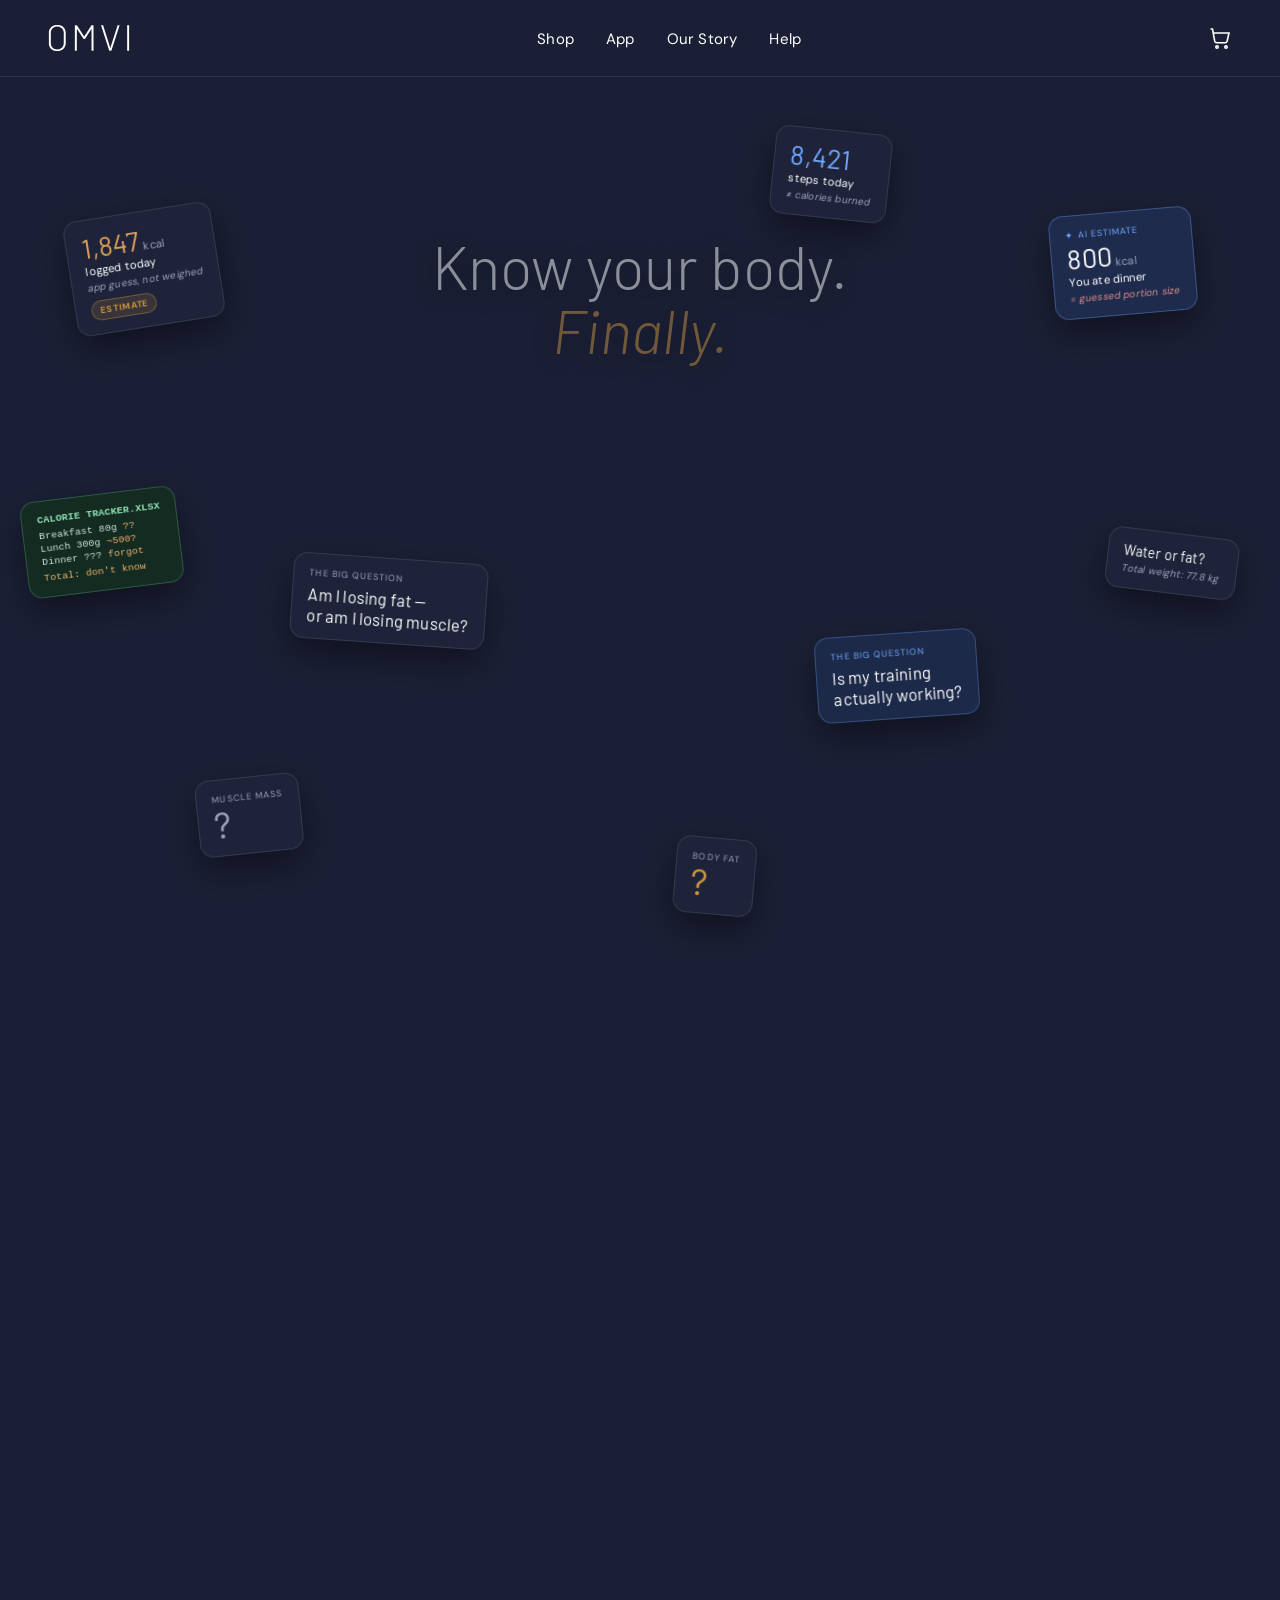
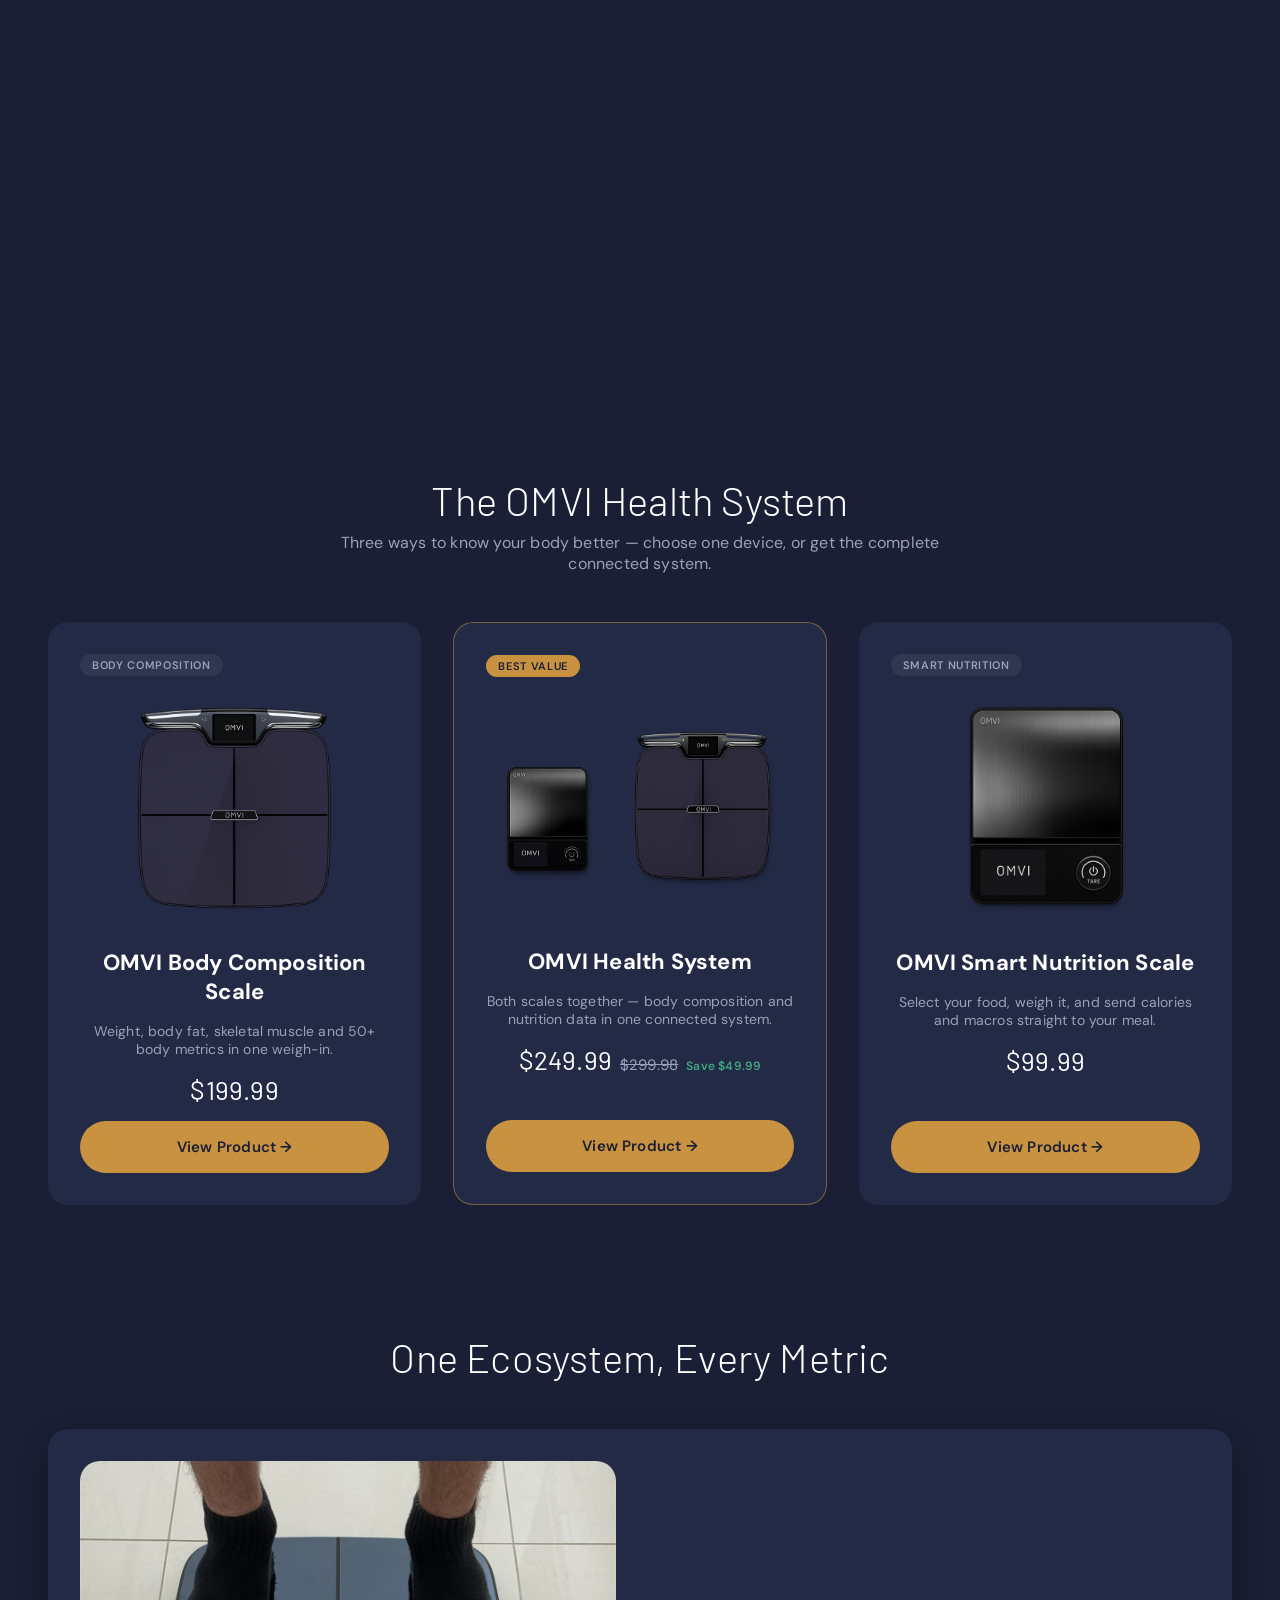
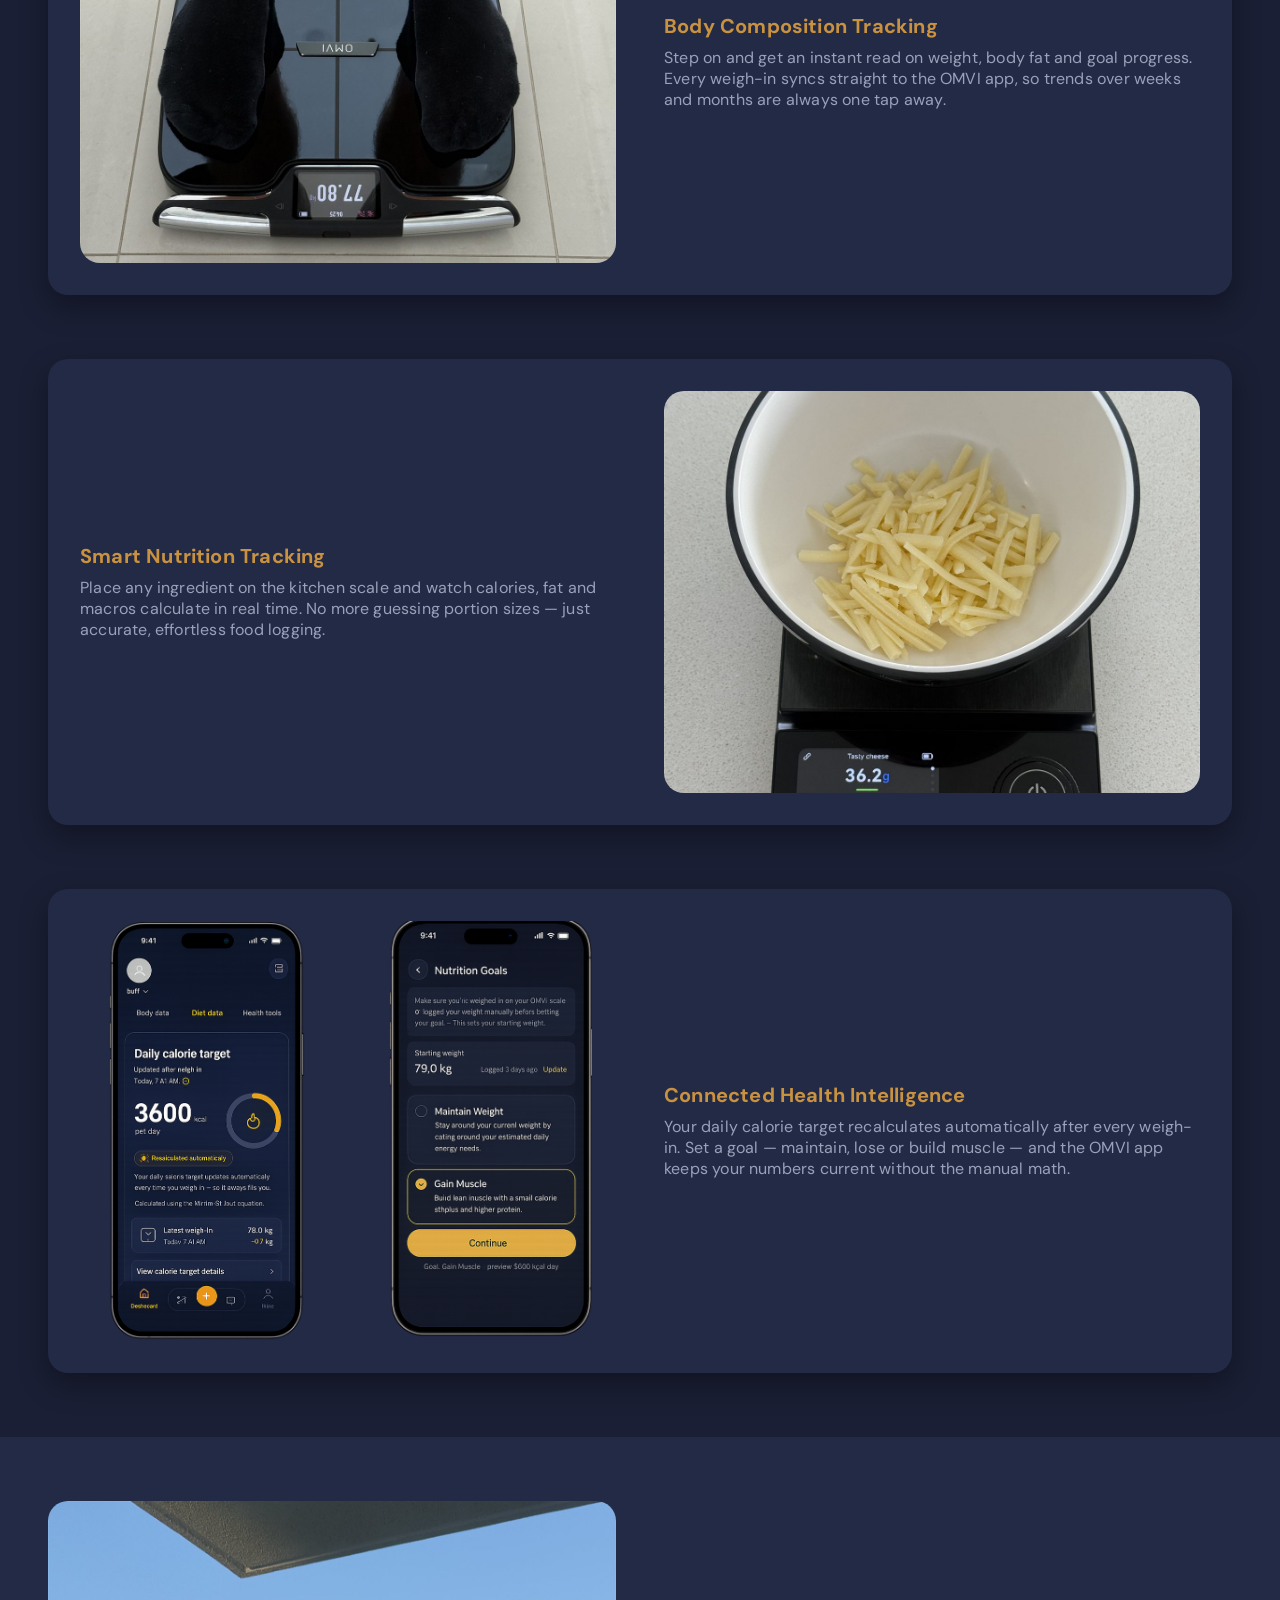
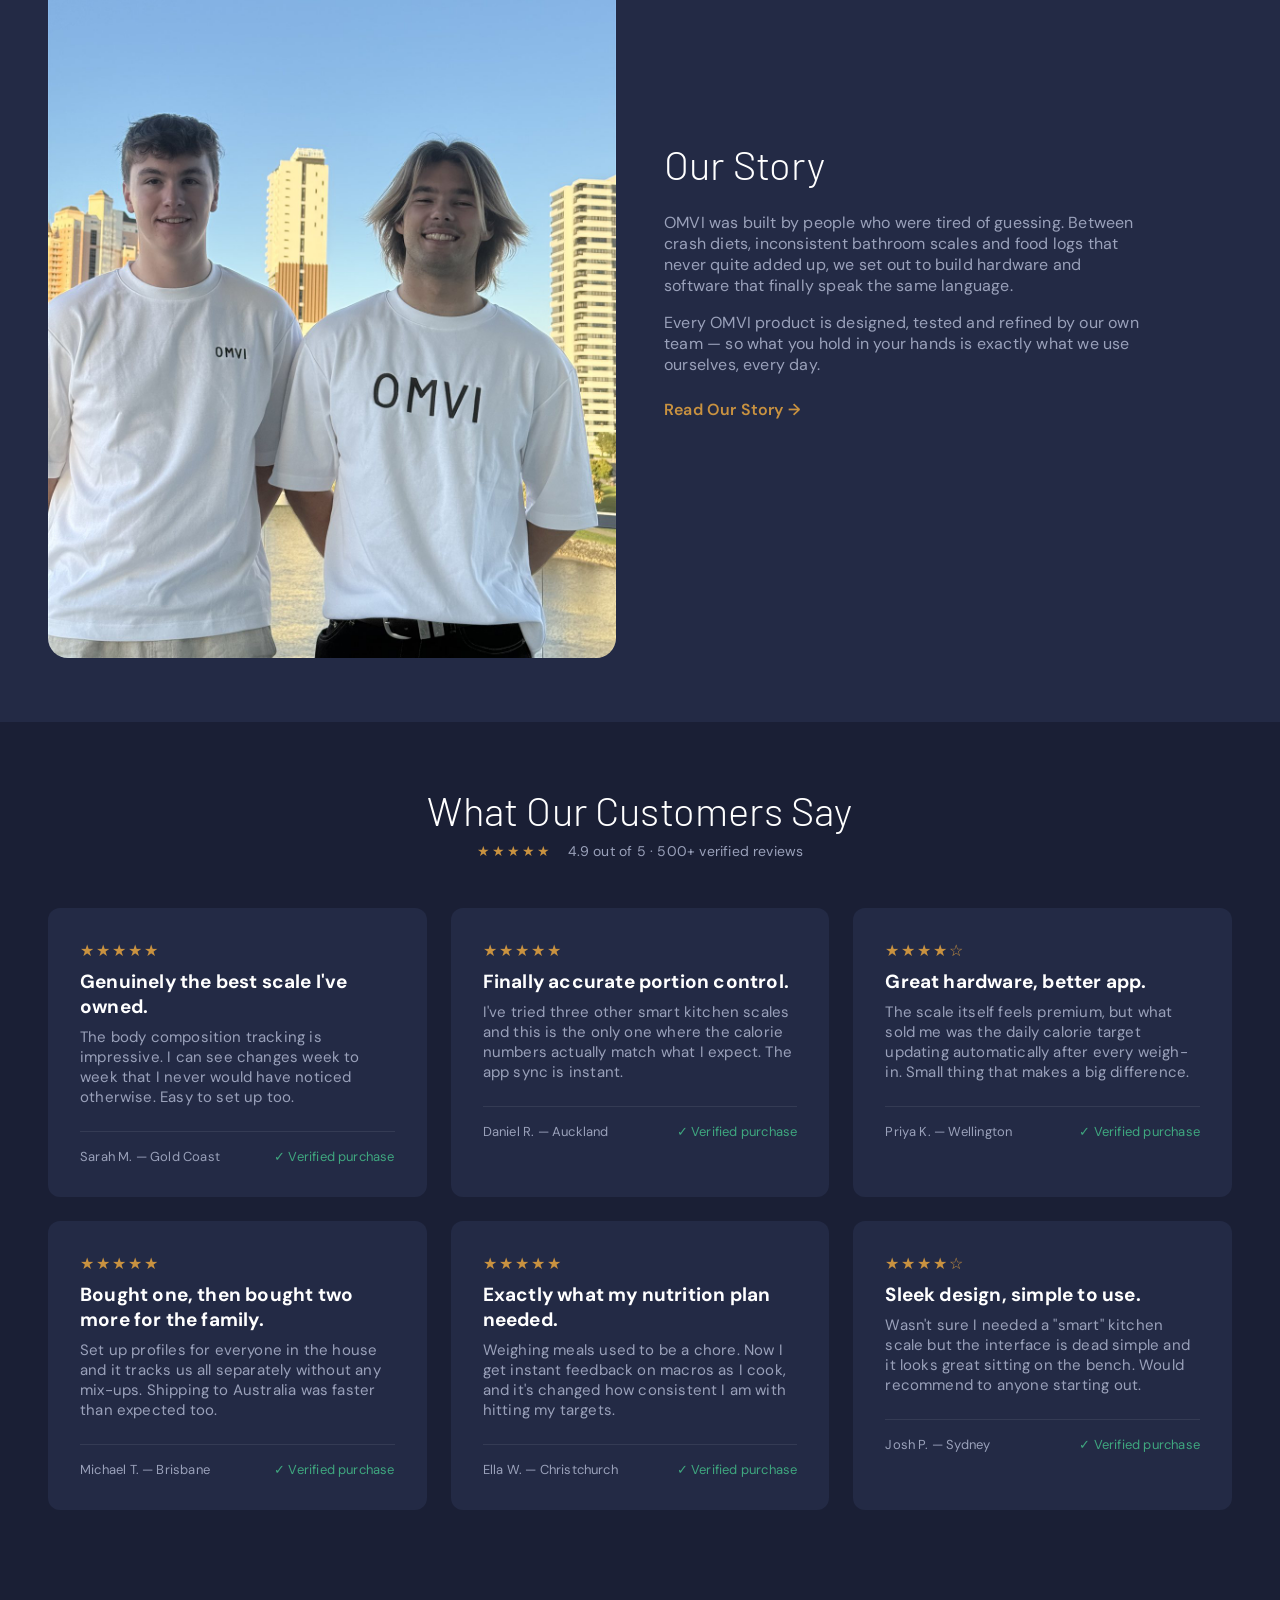
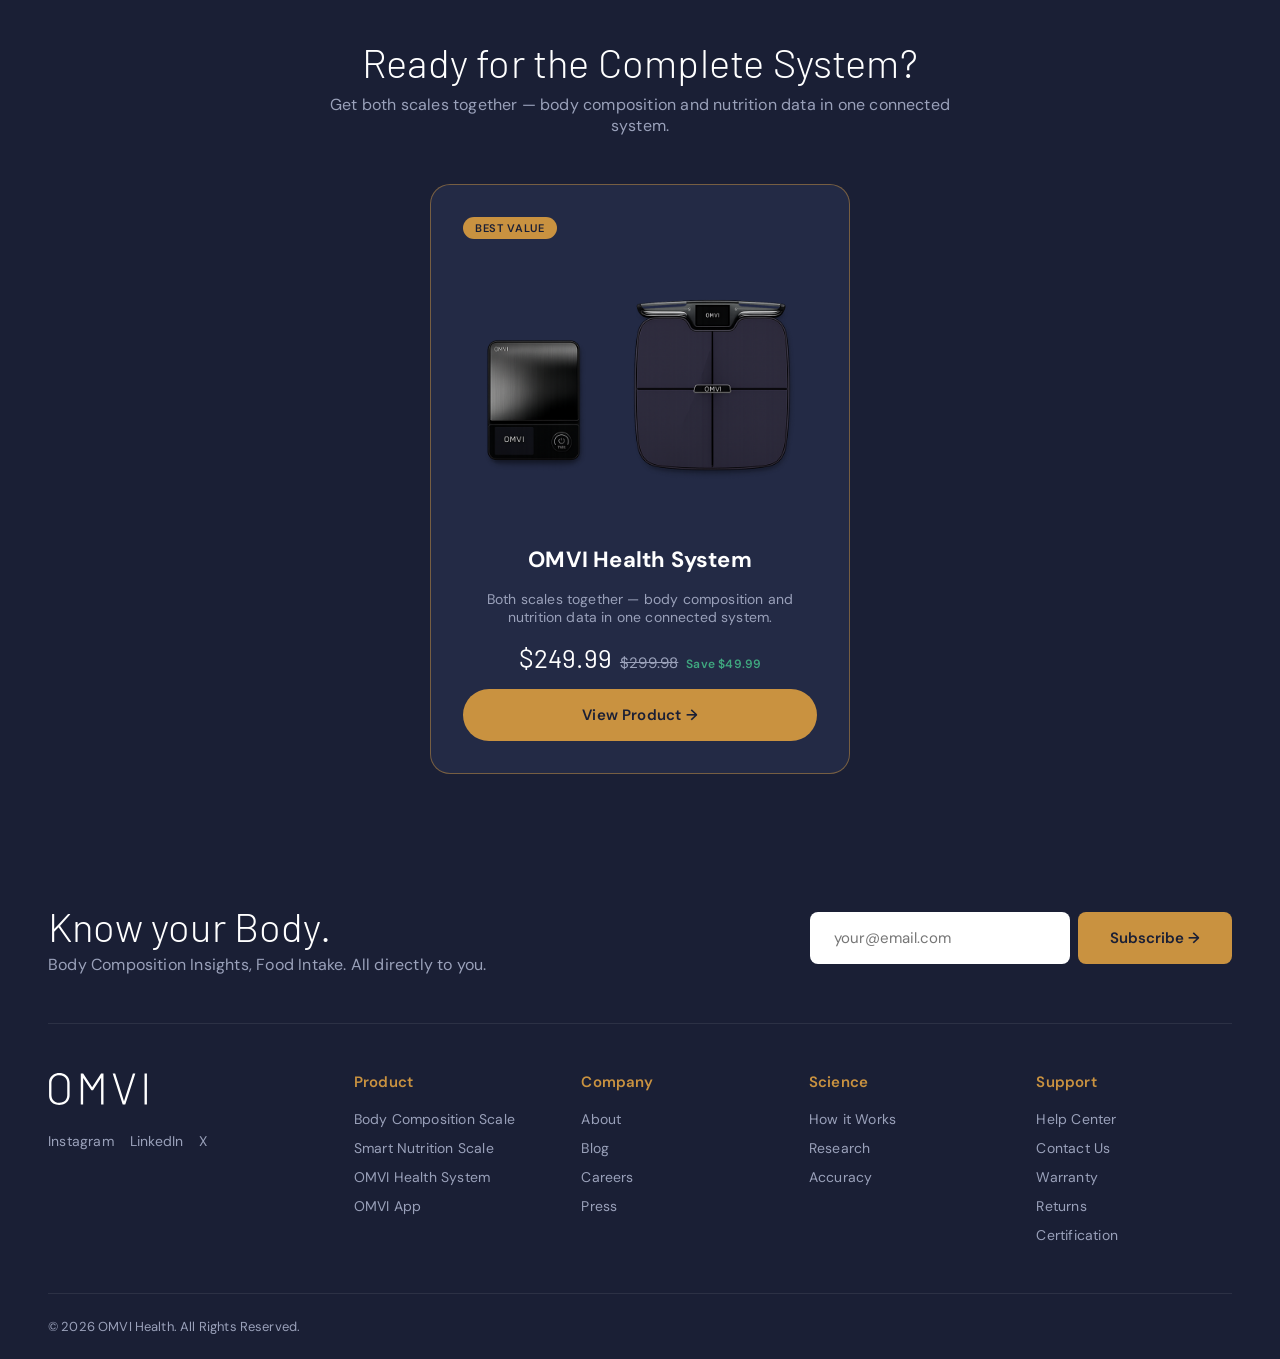
<file: index.html>
<!DOCTYPE html>
<html lang="en">
<head>
<meta charset="UTF-8">
<meta name="viewport" content="width=device-width, initial-scale=1.0">
<title>OMVI Health — Know Your Body</title>
<link rel="stylesheet" href="styles.css">
<link rel="preconnect" href="https://fonts.googleapis.com">
<link rel="preconnect" href="https://fonts.gstatic.com" crossorigin>
<link href="https://fonts.googleapis.com/css2?family=Barlow:wght@300;400&family=DM+Sans:wght@400;500;600;700&display=swap" rel="stylesheet">
</head>
<body>
<header class="site-header">
<a href="index.html" class="logo"><img src="images/omvi-logo.svg" alt="OMVI"></a>
<nav class="primary-navigation">
<ul>
<li><a href="shop.html">Shop</a></li>
<li><a href="app.html">App</a></li>
<li><a href="ourstory.html">Our Story</a></li>
<li><a href="help.html">Help</a></li>
</ul>
</nav>
<div class="header-actions">
<button type="button" class="nav-toggle" id="nav-toggle" aria-label="Toggle navigation menu" aria-expanded="false">
<span></span><span></span><span></span>
</button>
<a href="#cart" class="cart-icon" aria-label="View cart">
<svg viewBox="0 0 24 24" fill="none" stroke="currentColor" stroke-width="1.6"><circle cx="9" cy="21" r="1.2"/><circle cx="18" cy="21" r="1.2"/><path d="M2.5 3h2l2.2 12.2a2 2 0 0 0 2 1.6h8.4a2 2 0 0 0 2-1.6L21 7H5.3"/></svg>
</a>
</div>
</header>

<main>

<section class="hero-shell" id="hero-shell">
<div class="hero-scene">
<div class="hero-canvas" id="hero-canvas">

<svg class="hero-lines" id="hero-lines">
<line id="line-body" x1="0" y1="0" x2="0" y2="0"></line>
<line id="line-kitchen" x1="0" y1="0" x2="0" y2="0"></line>
</svg>

<div class="chaos-card cc-estimate" data-chaos>
<span class="cc-value">1,847<small>kcal</small></span>
<span class="cc-label">logged today</span>
<span class="cc-note">app guess, not weighed</span>
<span class="cc-badge">ESTIMATE</span>
</div>

<div class="chaos-card cc-steps" data-chaos>
<span class="cc-value">8,421</span>
<span class="cc-label">steps today</span>
<span class="cc-note">&ne; calories burned</span>
</div>

<div class="chaos-card cc-ai" data-chaos>
<span class="cc-eyebrow">&#10022; AI ESTIMATE</span>
<span class="cc-value">800<small>kcal</small></span>
<span class="cc-label">You ate dinner</span>
<span class="cc-note">= guessed portion size</span>
</div>

<div class="chaos-card cc-sheet" data-chaos>
<span class="cc-sheet-name">CALORIE TRACKER.XLSX</span>
<span class="cc-row"><b>Breakfast</b> 80g <i>??</i></span>
<span class="cc-row"><b>Lunch</b> 300g <i>~500?</i></span>
<span class="cc-row"><b>Dinner</b> ??? <i>forgot</i></span>
<span class="cc-total">Total: don't know</span>
</div>

<div class="chaos-card cc-question" data-chaos>
<span class="cc-eyebrow">THE BIG QUESTION</span>
<span class="cc-ask">Am I losing fat &mdash;<br>or am I losing muscle?</span>
</div>

<div class="chaos-card cc-question cc-question-alt" data-chaos>
<span class="cc-eyebrow">THE BIG QUESTION</span>
<span class="cc-ask">Is my training<br>actually working?</span>
</div>

<div class="chaos-card cc-plain" data-chaos>
<span class="cc-ask-sm">Water or fat?</span>
<span class="cc-note">Total weight: 77.8 kg</span>
</div>

<div class="chaos-card cc-metric" data-chaos>
<span class="cc-eyebrow">MUSCLE MASS</span>
<span class="cc-mark">?</span>
</div>

<div class="chaos-card cc-metric cc-metric-gold" data-chaos>
<span class="cc-eyebrow">BODY FAT</span>
<span class="cc-mark">?</span>
</div>

<figure class="const-card" id="const-scale-body">
<img src="images/omvibodyrenderings.png" alt="OMVI Body Composition Scale product rendering">
</figure>

<figure class="const-card" id="const-scale-kitchen">
<img src="images/omvifoodrenderings.png" alt="OMVI Smart Nutrition Scale product rendering">
</figure>

<figure class="const-phone" id="const-phone">
<img src="images/omviherophone.png" alt="OMVI companion app showing daily calorie target and nutrition goals">
</figure>

<div class="product-tag" id="tag-body">
<span class="tag-title">OMVI Body Scale</span>
<span class="tag-sub">50+ body metrics</span>
</div>
<div class="product-tag" id="tag-kitchen">
<span class="tag-title">OMVI Nutrition Scale</span>
<span class="tag-sub">&plusmn;0.1g precision</span>
</div>

<div class="hero-headline" id="hero-headline">
<h1 class="hl" id="hl-resolved">Know your body.<em>Finally.</em></h1>
</div>

<div class="hero-insight" id="hero-insight">
<div class="insight-stats">
<div class="insight-stat"><span class="insight-value">77.8<small>kg</small></span><span class="insight-label">Body Weight</span></div>
<div class="insight-sep"></div>
<div class="insight-stat"><span class="insight-value">41.5<small>g</small></span><span class="insight-label">Portion Logged</span></div>
<div class="insight-sep"></div>
<div class="insight-stat"><span class="insight-value">3,600<small>kcal</small></span><span class="insight-label">Daily Target</span></div>
</div>
<p class="insight-sentence">Weigh in, log a meal, and your calorie target updates automatically.</p>
</div>

<a href="shop.html" class="btn btn-primary hero-cta" id="hero-cta">Shop OMVI &rarr;</a>

</div>
</div>
</section>

<section class="sku-section" id="shop">
<div class="section-heading">
<h2>The OMVI Health System</h2>
<p>Three ways to know your body better — choose one device, or get the complete connected system.</p>
</div>
<div class="sku-grid">

<article class="sku-card">
<span class="sku-badge">Body Composition</span>
<img class="render" src="images/omvi-body-scale-rendering.png" alt="OMVI Body Composition Scale product rendering">
<h3>OMVI Body Composition Scale</h3>
<p>Weight, body fat, skeletal muscle and 50+ body metrics in one weigh-in.</p>
<div class="sku-price">
<span class="price-now">$199.99</span>
</div>
<a href="bodyscale.html" class="btn btn-primary sku-cta">View Product &rarr;</a>
</article>

<article class="sku-card sku-card-featured">
<span class="sku-badge sku-badge-gold">Best Value</span>
<img class="render" src="images/omvi-system-rendering.png" alt="OMVI Health System — Body Composition Scale and Smart Nutrition Scale product rendering">
<h3>OMVI Health System</h3>
<p>Both scales together — body composition and nutrition data in one connected system.</p>
<div class="sku-price">
<span class="price-now">$249.99</span>
<span class="price-was">$299.98</span>
<span class="price-save">Save $49.99</span>
</div>
<a href="system.html" class="btn btn-primary sku-cta">View Product &rarr;</a>
</article>

<article class="sku-card">
<span class="sku-badge">Smart Nutrition</span>
<img class="render" src="images/omvi-nutrition-scale-rendering.png" alt="OMVI Smart Nutrition Scale product rendering">
<h3>OMVI Smart Nutrition Scale</h3>
<p>Select your food, weigh it, and send calories and macros straight to your meal.</p>
<div class="sku-price">
<span class="price-now">$99.99</span>
</div>
<a href="nutritionscale.html" class="btn btn-primary sku-cta">View Product &rarr;</a>
</article>

</div>
</section>

<section class="features-section">
<div class="section-heading">
<h2>One Ecosystem, Every Metric</h2>
</div>

<article class="feature-row feature-card">
<div class="feature-media">
<img src="images/omvi-body-scale-in-use-weight-02.jpg" alt="Person standing on the OMVI body scale showing a live weight reading">
</div>
<div class="feature-copy">
<h3>Body Composition Tracking</h3>
<p>Step on and get an instant read on weight, body fat and goal progress. Every weigh-in syncs straight to the OMVI app, so trends over weeks and months are always one tap away.</p>
</div>
</article>

<article class="feature-row reverse feature-card">
<div class="feature-media">
<img src="images/omvi-kitchen-scale-in-use-food-metrics-01.jpg" alt="OMVI kitchen scale weighing food and showing calories and fat">
</div>
<div class="feature-copy">
<h3>Smart Nutrition Tracking</h3>
<p>Place any ingredient on the kitchen scale and watch calories, fat and macros calculate in real time. No more guessing portion sizes — just accurate, effortless food logging.</p>
</div>
</article>

<article class="feature-row feature-card" id="app">
<div class="feature-media app-media">
<img src="images/omvi-app-calorie-target.png" alt="OMVI app daily calorie target dashboard">
<img src="images/omvi-app-nutrition-goals.png" alt="OMVI app nutrition goal selection screen">
</div>
<div class="feature-copy">
<h3>Connected Health Intelligence</h3>
<p>Your daily calorie target recalculates automatically after every weigh-in. Set a goal — maintain, lose or build muscle — and the OMVI app keeps your numbers current without the manual math.</p>
</div>
</article>

</section>

<section class="story-section" id="story">
<div class="story-media">
<img src="images/omvi-founders-together-01.jpg" alt="OMVI founders together">
</div>
<div class="story-copy">
<h2>Our Story</h2>
<p>OMVI was built by people who were tired of guessing. Between crash diets, inconsistent bathroom scales and food logs that never quite added up, we set out to build hardware and software that finally speak the same language.</p>
<p>Every OMVI product is designed, tested and refined by our own team — so what you hold in your hands is exactly what we use ourselves, every day.</p>
<a href="ourstory.html" class="link-arrow">Read Our Story &rarr;</a>
</div>
</section>

<section class="reviews-section">
<div class="section-heading">
<h2>What Our Customers Say</h2>
<div class="hero-trust centered">
<span class="stars">&#9733;&#9733;&#9733;&#9733;&#9733;</span>
<span>4.9 out of 5 &middot; 500+ verified reviews</span>
</div>
</div>
<div class="reviews-grid">

<article class="review-card">
<span class="stars">&#9733;&#9733;&#9733;&#9733;&#9733;</span>
<h3>Genuinely the best scale I've owned.</h3>
<p>The body composition tracking is impressive. I can see changes week to week that I never would have noticed otherwise. Easy to set up too.</p>
<div class="review-meta"><span>Sarah M. &mdash; Gold Coast</span><span class="verified">&check; Verified purchase</span></div>
</article>

<article class="review-card">
<span class="stars">&#9733;&#9733;&#9733;&#9733;&#9733;</span>
<h3>Finally accurate portion control.</h3>
<p>I've tried three other smart kitchen scales and this is the only one where the calorie numbers actually match what I expect. The app sync is instant.</p>
<div class="review-meta"><span>Daniel R. &mdash; Auckland</span><span class="verified">&check; Verified purchase</span></div>
</article>

<article class="review-card">
<span class="stars">&#9733;&#9733;&#9733;&#9733;&#9734;</span>
<h3>Great hardware, better app.</h3>
<p>The scale itself feels premium, but what sold me was the daily calorie target updating automatically after every weigh-in. Small thing that makes a big difference.</p>
<div class="review-meta"><span>Priya K. &mdash; Wellington</span><span class="verified">&check; Verified purchase</span></div>
</article>

<article class="review-card">
<span class="stars">&#9733;&#9733;&#9733;&#9733;&#9733;</span>
<h3>Bought one, then bought two more for the family.</h3>
<p>Set up profiles for everyone in the house and it tracks us all separately without any mix-ups. Shipping to Australia was faster than expected too.</p>
<div class="review-meta"><span>Michael T. &mdash; Brisbane</span><span class="verified">&check; Verified purchase</span></div>
</article>

<article class="review-card">
<span class="stars">&#9733;&#9733;&#9733;&#9733;&#9733;</span>
<h3>Exactly what my nutrition plan needed.</h3>
<p>Weighing meals used to be a chore. Now I get instant feedback on macros as I cook, and it's changed how consistent I am with hitting my targets.</p>
<div class="review-meta"><span>Ella W. &mdash; Christchurch</span><span class="verified">&check; Verified purchase</span></div>
</article>

<article class="review-card">
<span class="stars">&#9733;&#9733;&#9733;&#9733;&#9734;</span>
<h3>Sleek design, simple to use.</h3>
<p>Wasn't sure I needed a "smart" kitchen scale but the interface is dead simple and it looks great sitting on the bench. Would recommend to anyone starting out.</p>
<div class="review-meta"><span>Josh P. &mdash; Sydney</span><span class="verified">&check; Verified purchase</span></div>
</article>

</div>
</section>

<section class="sku-section" id="system-cta">
<div class="section-heading">
<h2>Ready for the Complete System?</h2>
<p>Get both scales together — body composition and nutrition data in one connected system.</p>
</div>
<div class="sku-grid sku-grid-single">

<article class="sku-card sku-card-featured">
<span class="sku-badge sku-badge-gold">Best Value</span>
<img class="render" src="images/omvi-system-rendering.png" alt="OMVI Health System — Body Composition Scale and Smart Nutrition Scale product rendering">
<h3>OMVI Health System</h3>
<p>Both scales together — body composition and nutrition data in one connected system.</p>
<div class="sku-price">
<span class="price-now">$249.99</span>
<span class="price-was">$299.98</span>
<span class="price-save">Save $49.99</span>
</div>
<a href="system.html" class="btn btn-primary sku-cta">View Product &rarr;</a>
</article>

</div>
</section>

</main>

<footer class="site-footer">
<div class="footer-top">
<div class="footer-tagline">
<h2>Know your Body.</h2>
<p>Body Composition Insights, Food Intake. All directly to you.</p>
</div>
<form class="subscribe-form" action="#" method="post">
<label for="footer-email" class="sr-only">Email address</label>
<input id="footer-email" type="email" name="email" placeholder="your@email.com" required>
<button type="submit">Subscribe &rarr;</button>
</form>
</div>

<div class="footer-columns">
<div class="footer-brand">
<span class="logo"><img src="images/omvi-logo.svg" alt="OMVI"></span>
<ul class="social-links">
<li><a href="#" aria-label="Instagram">Instagram</a></li>
<li><a href="#" aria-label="LinkedIn">LinkedIn</a></li>
<li><a href="#" aria-label="X">X</a></li>
</ul>
</div>

<nav class="footer-nav">
<details>
<summary>Product</summary>
<ul>
<li><a href="bodyscale.html">Body Composition Scale</a></li>
<li><a href="nutritionscale.html">Smart Nutrition Scale</a></li>
<li><a href="system.html">OMVI Health System</a></li>
<li><a href="app.html">OMVI App</a></li>
</ul>
</details>
</nav>

<nav class="footer-nav">
<details>
<summary>Company</summary>
<ul>
<li><a href="ourstory.html">About</a></li>
<li><a href="#">Blog</a></li>
<li><a href="#">Careers</a></li>
<li><a href="#">Press</a></li>
</ul>
</details>
</nav>

<nav class="footer-nav">
<details>
<summary>Science</summary>
<ul>
<li><a href="app.html">How it Works</a></li>
<li><a href="#">Research</a></li>
<li><a href="#">Accuracy</a></li>
</ul>
</details>
</nav>

<nav class="footer-nav">
<details>
<summary>Support</summary>
<ul>
<li><a href="help.html">Help Center</a></li>
<li><a href="help.html#contact">Contact Us</a></li>
<li><a href="help.html#warranty">Warranty</a></li>
<li><a href="help.html#returns">Returns</a></li>
<li><a href="help.html#certification">Certification</a></li>
</ul>
</details>
</nav>
</div>

<div class="footer-bottom">
<p>&copy; 2026 OMVI Health. All Rights Reserved.</p>
</div>
</footer>


<script>
(function () {
    var shell = document.getElementById('hero-shell');
    var canvas = document.getElementById('hero-canvas');
    if (!shell || !canvas) { return; }

    var reduce = window.matchMedia('(prefers-reduced-motion: reduce)').matches;

    function clamp(v, lo, hi) { return Math.max(lo, Math.min(hi, v)); }
    function lerp(a, b, t) { return a + (b - a) * t; }
    function smooth(t) { return t * t * (3 - 2 * t); }
    function phase(p, a, b) { return smooth(clamp((p - a) / (b - a), 0, 1)); }

    var scaleBody = document.getElementById('const-scale-body');
    var scaleKitchen = document.getElementById('const-scale-kitchen');
    var phone = document.getElementById('const-phone');
    var svg = document.getElementById('hero-lines');
    var lineBody = document.getElementById('line-body');
    var lineKitchen = document.getElementById('line-kitchen');
    var tagBody = document.getElementById('tag-body');
    var tagKitchen = document.getElementById('tag-kitchen');
    var hlResolved = document.getElementById('hl-resolved');
    var insight = document.getElementById('hero-insight');
    var cta = document.getElementById('hero-cta');

    /* Each floating card gets its own drift frequency and tilt so the
       pre-scroll state reads as scattered noise rather than a grid. */
    var cards = Array.prototype.slice.call(canvas.querySelectorAll('[data-chaos]'))
        .map(function (el, i) {
            return {
                el: el,
                rot: [-9, 6, -5, -7, 4, -4, 7, -6, 5][i % 9],
                fx: 0.10 + (i % 4) * 0.02,
                fy: 0.09 + (i % 3) * 0.03,
                px: i * 0.9,
                py: i * 1.4
            };
        });

    /* Scatter rings the headline; some cards deliberately tuck behind it. */
    var scatterLandscape = [
        [0.11, 0.20], [0.64, 0.11], [0.87, 0.22],
        [0.08, 0.52], [0.31, 0.57], [0.71, 0.66],
        [0.92, 0.55], [0.19, 0.83], [0.55, 0.88]
    ];
    var scatterPortrait = [
        [0.20, 0.42], [0.80, 0.40], [0.80, 0.48],
        [0.19, 0.53], [0.42, 0.61], [0.24, 0.73],
        [0.80, 0.72], [0.34, 0.88], [0.72, 0.87]
    ];

    function layout(W, H) {
        if (H >= W) {
            return {
                body:       { to: [0.255, 0.37], from: [-0.40, -0.20], rot: [-26, -3] },
                kitchen:    { to: [0.745, 0.37], from: [ 1.40, -0.16], rot: [ 24,  3] },
                phone:      { to: [0.50, 0.64], from: [ 0.50,  1.55], rot: [  8,  0] },
                gap: 12,
                edgeTags: true,
                scatter: scatterPortrait
            };
        }
        return {
            body:       { to: [0.19, 0.56], from: [-0.35, 0.10], rot: [-28, -6] },
            kitchen:    { to: [0.81, 0.56], from: [ 1.35, 0.78], rot: [ 26,  5] },
            phone:      { to: [0.50, 0.58], from: [ 0.50,  1.50], rot: [  6,  0] },
            gap: 18,
            scatter: scatterLandscape
        };
    }

    function progress() {
        var total = shell.offsetHeight - window.innerHeight;
        if (total <= 0) { return 1; }
        return clamp(-shell.getBoundingClientRect().top / total, 0, 1);
    }

    function put(node, x, y, rot, sc, op) {
        if (!node) { return; }
        node.style.left = x + 'px';
        node.style.top = y + 'px';
        node.style.transform = 'translate(-50%,-50%) rotate(' + rot + 'deg) scale(' + sc + ')';
        if (op !== undefined) { node.style.opacity = op; }
    }

    /* Trims both ends so the connector sits in the gap between the product
       and the phone instead of running underneath them. */
    function arrow(line, from, to, cutA, cutB, op) {
        if (!line) { return; }
        var dx = to.x - from.x, dy = to.y - from.y;
        var len = Math.sqrt(dx * dx + dy * dy) || 1;
        var ux = dx / len, uy = dy / len;
        line.setAttribute('x1', from.x + ux * cutA);
        line.setAttribute('y1', from.y + uy * cutA);
        line.setAttribute('x2', to.x - ux * cutB);
        line.setAttribute('y2', to.y - uy * cutB);
        line.style.opacity = op;
    }

    function badge(node, x, y, op) {
        if (!node) { return; }
        node.style.left = x + 'px';
        node.style.top = y + 'px';
        node.style.transform = 'translate(-50%,-50%) translateY(' + lerp(8, 0, op) + 'px)';
        node.style.opacity = op;
    }

    function draw(time) {
        var W = canvas.offsetWidth;
        var H = canvas.offsetHeight;
        if (!W || !H) { return; }

        var p = progress();
        var L = layout(W, H);
        var t = (time || 0) / 1000;

        var pChaos    = reduce ? 1 : phase(p, 0.00, 0.30);
        var pHead     = reduce ? 1 : phase(p, 0.18, 0.44);
        var pProducts = reduce ? 1 : phase(p, 0.28, 0.58);
        var pPhone    = reduce ? 1 : phase(p, 0.44, 0.70);
        var pLinks    = reduce ? 1 : phase(p, 0.60, 0.78);
        var pInsight  = reduce ? 1 : phase(p, 0.70, 0.88);

        var bodyPt    = { x: L.body.to[0] * W,    y: L.body.to[1] * H };
        var kitchenPt = { x: L.kitchen.to[0] * W, y: L.kitchen.to[1] * H };
        var phonePt   = { x: L.phone.to[0] * W,   y: L.phone.to[1] * H };

        /* 1 - the scattered questions drift, then collapse toward the middle
           and fade as the real products take their place. */
        cards.forEach(function (c, i) {
            var s = L.scatter[i % L.scatter.length];
            var drift = reduce ? 0 : (1 - pChaos);
            var dx = Math.sin(t * c.fx + c.px) * 12 * drift;
            var dy = Math.cos(t * c.fy + c.py) * 12 * drift;
            put(c.el,
                lerp(s[0] * W + dx, W * 0.5, pChaos),
                lerp(s[1] * H + dy, H * 0.5, pChaos),
                lerp(c.rot, 0, pChaos),
                lerp(1, 0.55, pChaos),
                clamp(1 - pChaos * 1.3, 0, 1));
        });

        /* 2 - "Know your body" settles into place as the hero resolves. */
        if (hlResolved) {
            hlResolved.style.opacity = lerp(0.5, 1, pHead);
            hlResolved.style.transform = 'translateY(-50%) translateY(' + lerp(24, 0, pHead) + 'px)';
        }

        /* 3 - both scales fly in from off-screen. */
        put(scaleBody,
            lerp(L.body.from[0], L.body.to[0], pProducts) * W,
            lerp(L.body.from[1], L.body.to[1], pProducts) * H,
            lerp(L.body.rot[0], L.body.rot[1], pProducts),
            lerp(0.86, 1, pProducts));
        put(scaleKitchen,
            lerp(L.kitchen.from[0], L.kitchen.to[0], pProducts) * W,
            lerp(L.kitchen.from[1], L.kitchen.to[1], pProducts) * H,
            lerp(L.kitchen.rot[0], L.kitchen.rot[1], pProducts),
            lerp(0.86, 1, pProducts));

        /* 4 - the app rises into the middle, between the two products. */
        put(phone,
            lerp(L.phone.from[0], L.phone.to[0], pPhone) * W,
            lerp(L.phone.from[1], L.phone.to[1], pPhone) * H,
            lerp(L.phone.rot[0], L.phone.rot[1], pPhone),
            lerp(0.84, 1, pPhone), pPhone);

        /* 5 - connectors from both scales converge on the single app, plus
           the name cards. */
        if (svg) { svg.setAttribute('viewBox', '0 0 ' + W + ' ' + H); }
        var cardCut = (scaleBody ? scaleBody.offsetWidth : 0) / 2 + 12;
        var phoneCut = (phone ? phone.offsetWidth : 0) / 2 + 16;
        arrow(lineBody, bodyPt, phonePt, cardCut, phoneCut, pLinks);
        arrow(lineKitchen, kitchenPt, phonePt, cardCut, phoneCut, pLinks);

        /* tagHalf keeps L.gap a true edge-to-edge gap, since a tag is centred
           on whatever point it is handed. */
        var cardHalf = (scaleBody ? scaleBody.offsetHeight : 0) / 2;
        var tagHalf = (tagBody ? tagBody.offsetHeight : 0) / 2;
        var cardHalfW = (scaleBody ? scaleBody.offsetWidth : 0) / 2;
        var tagBodyX = bodyPt.x;
        var tagKitchenX = kitchenPt.x;
        if (L.edgeTags) {
            tagBodyX = bodyPt.x - cardHalfW + (tagBody ? tagBody.offsetWidth : 0) / 2;
            tagKitchenX = kitchenPt.x + cardHalfW - (tagKitchen ? tagKitchen.offsetWidth : 0) / 2;
        }
        badge(tagBody, tagBodyX, bodyPt.y + cardHalf + L.gap + tagHalf, pLinks);
        badge(tagKitchen, tagKitchenX, kitchenPt.y + cardHalf + L.gap + tagHalf, pLinks);

        /* 6 - the combined result and the call to action. */
        if (insight) {
            insight.style.opacity = pInsight;
            insight.style.transform = 'translate(-50%,-50%) translateY(' + lerp(14, 0, pInsight) + 'px)';
        }
        if (cta) {
            cta.style.opacity = pInsight;
            cta.style.transform = 'translate(-50%,-50%) translateY(' + lerp(14, 0, pInsight) + 'px)';
            cta.style.pointerEvents = pInsight > 0.5 ? 'auto' : 'none';
        }
    }

    function loop(time) {
        draw(time);
        window.requestAnimationFrame(loop);
    }

    /* Scroll and resize drive the layout directly, so the hero keeps tracking
       the scroll position even if animation frames are throttled. The rAF
       loop on top of that only supplies the idle drift of the cards. */
    window.addEventListener('scroll', function () { draw(); }, { passive: true });
    window.addEventListener('resize', function () { draw(); });
    window.addEventListener('load', function () { draw(); });
    draw();
    window.requestAnimationFrame(loop);
})();
</script>

<script>
(function () {
    var toggle = document.getElementById('nav-toggle');
    var nav = document.querySelector('.site-header');
    if (!toggle || !nav) { return; }

    toggle.addEventListener('click', function () {
        var isOpen = nav.classList.toggle('nav-open');
        toggle.setAttribute('aria-expanded', isOpen ? 'true' : 'false');
    });
})();
</script>

<script>
(function () {
    var footerDetails = document.querySelectorAll('.footer-nav details');
    var desktopQuery = window.matchMedia('(min-width: 481px)');

    function syncFooterAccordion() {
        footerDetails.forEach(function (d) {
            d.open = desktopQuery.matches;
        });
    }

    syncFooterAccordion();
    desktopQuery.addEventListener('change', syncFooterAccordion);
})();
</script>

</body>
</html>
</file>
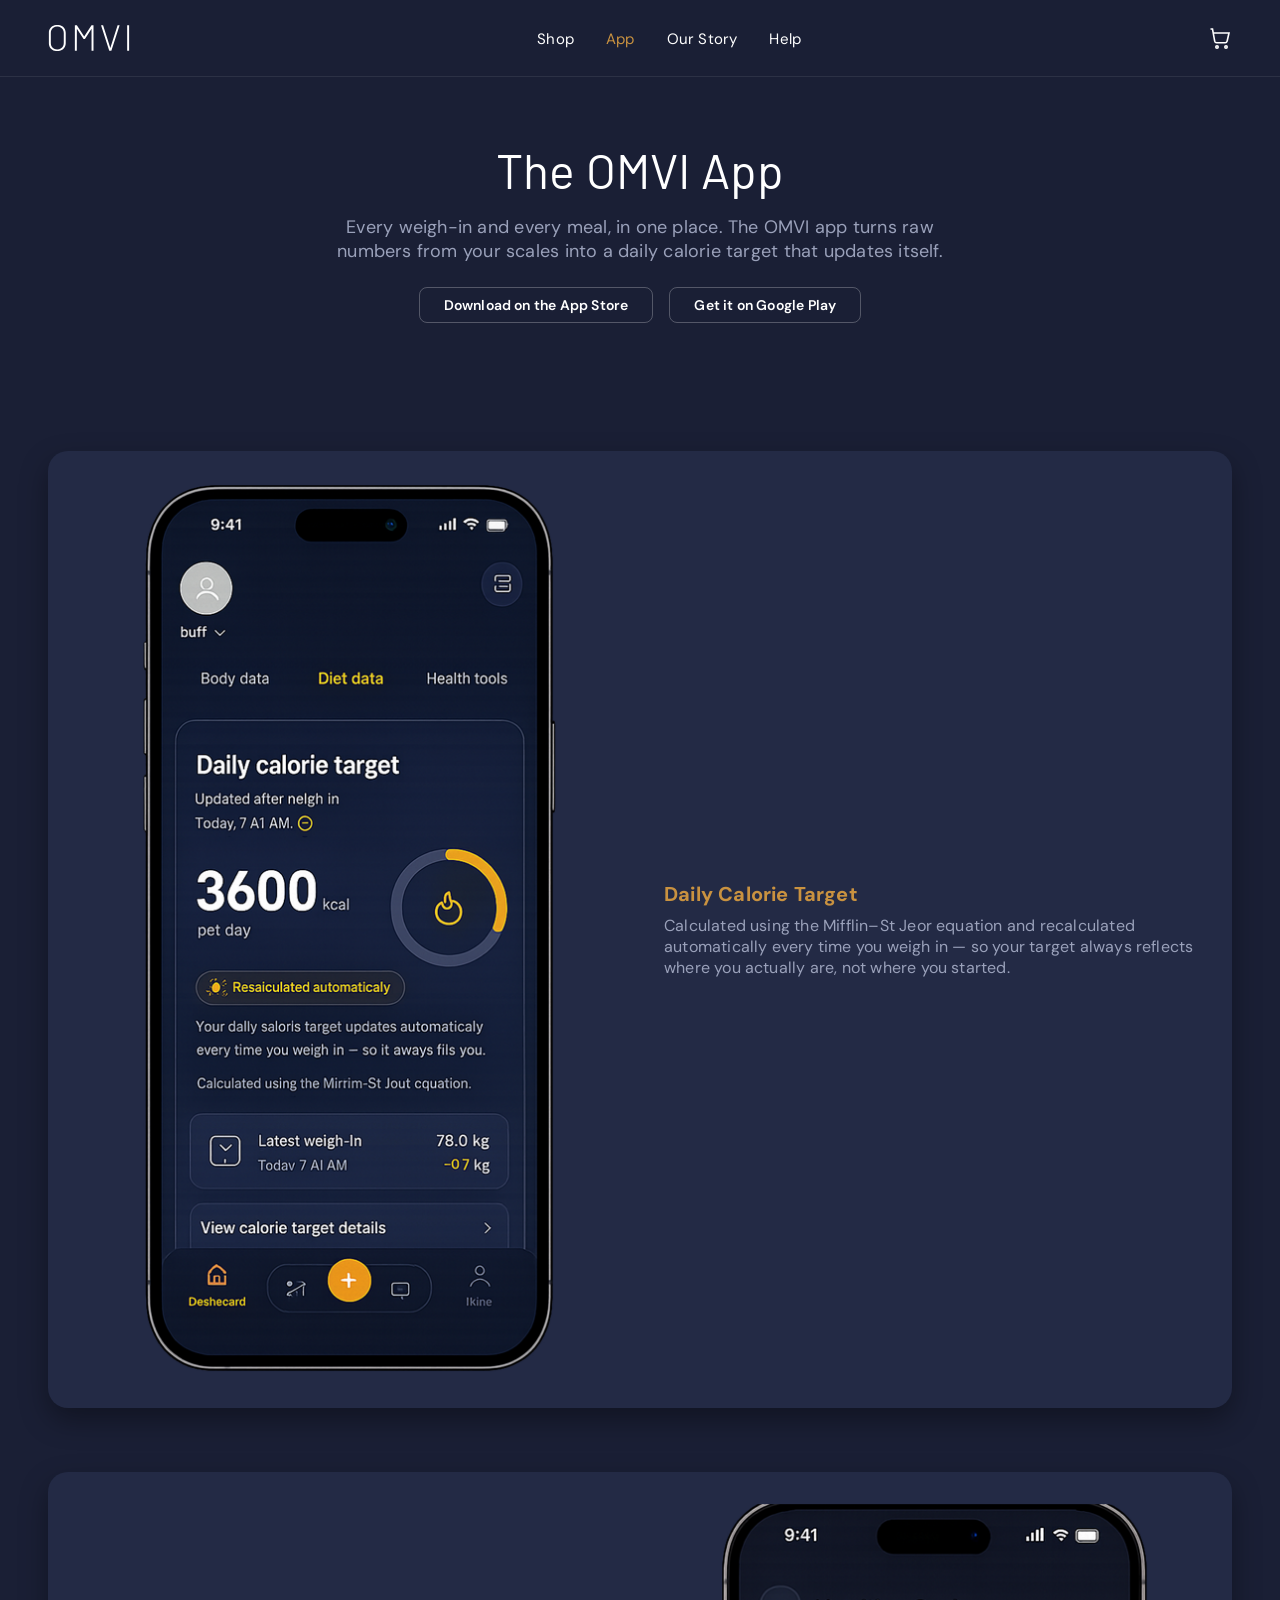
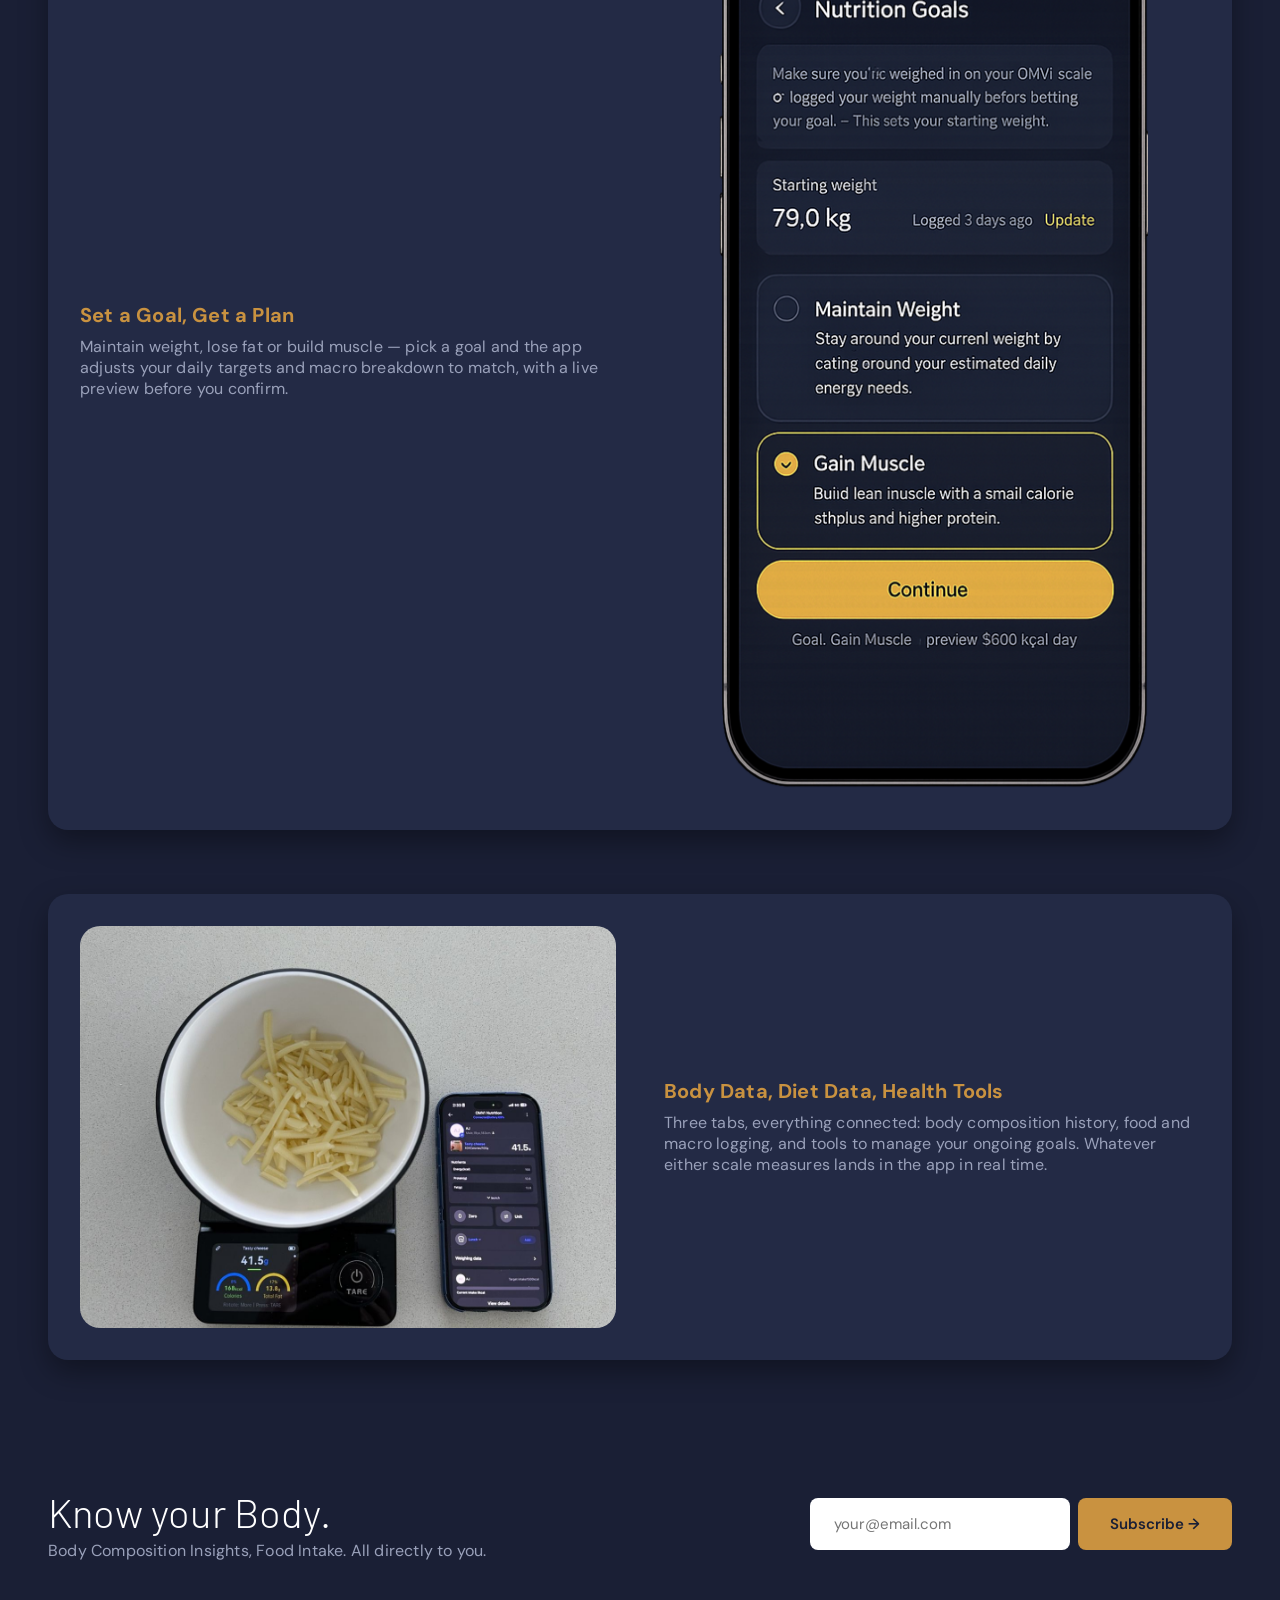
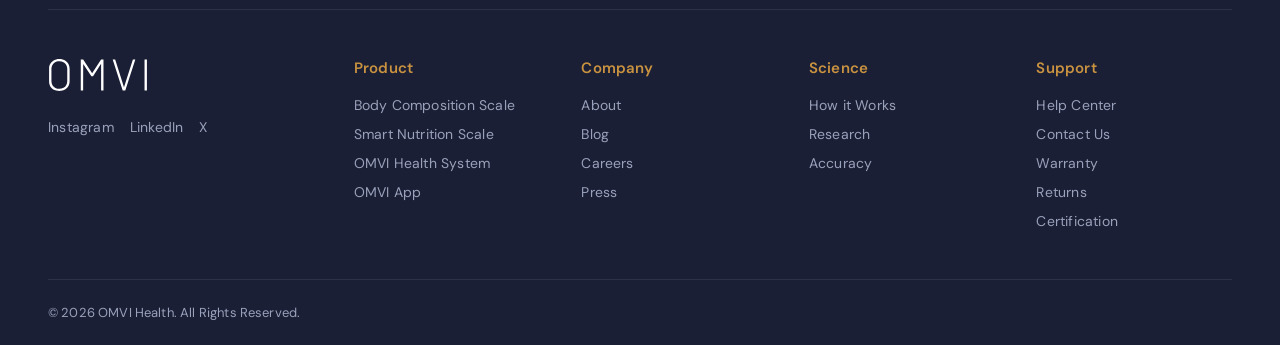
<file: app.html>
<!DOCTYPE html>
<html lang="en">
<head>
<meta charset="UTF-8">
<meta name="viewport" content="width=device-width, initial-scale=1.0">
<title>The OMVI App — OMVI Health</title>
<link rel="stylesheet" href="styles.css">
<link rel="preconnect" href="https://fonts.googleapis.com">
<link rel="preconnect" href="https://fonts.gstatic.com" crossorigin>
<link href="https://fonts.googleapis.com/css2?family=Barlow:wght@300;400&family=DM+Sans:wght@400;500;600;700&display=swap" rel="stylesheet">
</head>
<body>
<header class="site-header">
<a href="index.html" class="logo"><img src="images/omvi-logo.svg" alt="OMVI"></a>
<nav class="primary-navigation">
<ul>
<li><a href="shop.html">Shop</a></li>
<li><a href="app.html" aria-current="page">App</a></li>
<li><a href="ourstory.html">Our Story</a></li>
<li><a href="help.html">Help</a></li>
</ul>
</nav>
<div class="header-actions">
<button type="button" class="nav-toggle" id="nav-toggle" aria-label="Toggle navigation menu" aria-expanded="false">
<span></span><span></span><span></span>
</button>
<a href="#cart" class="cart-icon" aria-label="View cart">
<svg viewBox="0 0 24 24" fill="none" stroke="currentColor" stroke-width="1.6"><circle cx="9" cy="21" r="1.2"/><circle cx="18" cy="21" r="1.2"/><path d="M2.5 3h2l2.2 12.2a2 2 0 0 0 2 1.6h8.4a2 2 0 0 0 2-1.6L21 7H5.3"/></svg>
</a>
</div>
</header>

<main>

<section class="hero-section" style="grid-template-columns:1fr;">
<div class="page-intro">
<h1>The OMVI App</h1>
<p>Every weigh-in and every meal, in one place. The OMVI app turns raw numbers from your scales into a daily calorie target that updates itself.</p>
<div class="store-buttons" style="justify-content:center; display:flex;">
<a href="#">Download on the App Store</a>
<a href="#">Get it on Google Play</a>
</div>
</div>
</section>

<section class="features-section">

<article class="feature-row feature-card">
<div class="feature-media app-media app-media-solo">
<img src="images/omvi-app-calorie-target.png" alt="OMVI app daily calorie target dashboard">
</div>
<div class="feature-copy">
<h3>Daily Calorie Target</h3>
<p>Calculated using the Mifflin&ndash;St Jeor equation and recalculated automatically every time you weigh in — so your target always reflects where you actually are, not where you started.</p>
</div>
</article>

<article class="feature-row reverse feature-card">
<div class="feature-media app-media app-media-solo">
<img src="images/omvi-app-nutrition-goals.png" alt="OMVI app nutrition goal selection screen">
</div>
<div class="feature-copy">
<h3>Set a Goal, Get a Plan</h3>
<p>Maintain weight, lose fat or build muscle — pick a goal and the app adjusts your daily targets and macro breakdown to match, with a live preview before you confirm.</p>
</div>
</article>

<article class="feature-row feature-card">
<div class="feature-media">
<img src="images/omvi-kitchen-scale-in-use-cheese-app-01.jpg" alt="OMVI kitchen scale paired with the app showing live nutrition data">
</div>
<div class="feature-copy">
<h3>Body Data, Diet Data, Health Tools</h3>
<p>Three tabs, everything connected: body composition history, food and macro logging, and tools to manage your ongoing goals. Whatever either scale measures lands in the app in real time.</p>
</div>
</article>

</section>

</main>

<footer class="site-footer">
<div class="footer-top">
<div class="footer-tagline">
<h2>Know your Body.</h2>
<p>Body Composition Insights, Food Intake. All directly to you.</p>
</div>
<form class="subscribe-form" action="#" method="post">
<label for="footer-email" class="sr-only">Email address</label>
<input id="footer-email" type="email" name="email" placeholder="your@email.com" required>
<button type="submit">Subscribe &rarr;</button>
</form>
</div>

<div class="footer-columns">
<div class="footer-brand">
<span class="logo"><img src="images/omvi-logo.svg" alt="OMVI"></span>
<ul class="social-links">
<li><a href="#" aria-label="Instagram">Instagram</a></li>
<li><a href="#" aria-label="LinkedIn">LinkedIn</a></li>
<li><a href="#" aria-label="X">X</a></li>
</ul>
</div>

<nav class="footer-nav">
<details>
<summary>Product</summary>
<ul>
<li><a href="bodyscale.html">Body Composition Scale</a></li>
<li><a href="nutritionscale.html">Smart Nutrition Scale</a></li>
<li><a href="system.html">OMVI Health System</a></li>
<li><a href="app.html">OMVI App</a></li>
</ul>
</details>
</nav>

<nav class="footer-nav">
<details>
<summary>Company</summary>
<ul>
<li><a href="ourstory.html">About</a></li>
<li><a href="#">Blog</a></li>
<li><a href="#">Careers</a></li>
<li><a href="#">Press</a></li>
</ul>
</details>
</nav>

<nav class="footer-nav">
<details>
<summary>Science</summary>
<ul>
<li><a href="app.html">How it Works</a></li>
<li><a href="#">Research</a></li>
<li><a href="#">Accuracy</a></li>
</ul>
</details>
</nav>

<nav class="footer-nav">
<details>
<summary>Support</summary>
<ul>
<li><a href="help.html">Help Center</a></li>
<li><a href="help.html#contact">Contact Us</a></li>
<li><a href="help.html#warranty">Warranty</a></li>
<li><a href="help.html#returns">Returns</a></li>
<li><a href="help.html#certification">Certification</a></li>
</ul>
</details>
</nav>
</div>

<div class="footer-bottom">
<p>&copy; 2026 OMVI Health. All Rights Reserved.</p>
</div>
</footer>

<script>
(function () {
    var toggle = document.getElementById('nav-toggle');
    var nav = document.querySelector('.site-header');
    if (!toggle || !nav) { return; }

    toggle.addEventListener('click', function () {
        var isOpen = nav.classList.toggle('nav-open');
        toggle.setAttribute('aria-expanded', isOpen ? 'true' : 'false');
    });
})();
</script>

<script>
(function () {
    var footerDetails = document.querySelectorAll('.footer-nav details');
    var desktopQuery = window.matchMedia('(min-width: 481px)');

    function syncFooterAccordion() {
        footerDetails.forEach(function (d) {
            d.open = desktopQuery.matches;
        });
    }

    syncFooterAccordion();
    desktopQuery.addEventListener('change', syncFooterAccordion);
})();
</script>

</body>
</html>
</file>
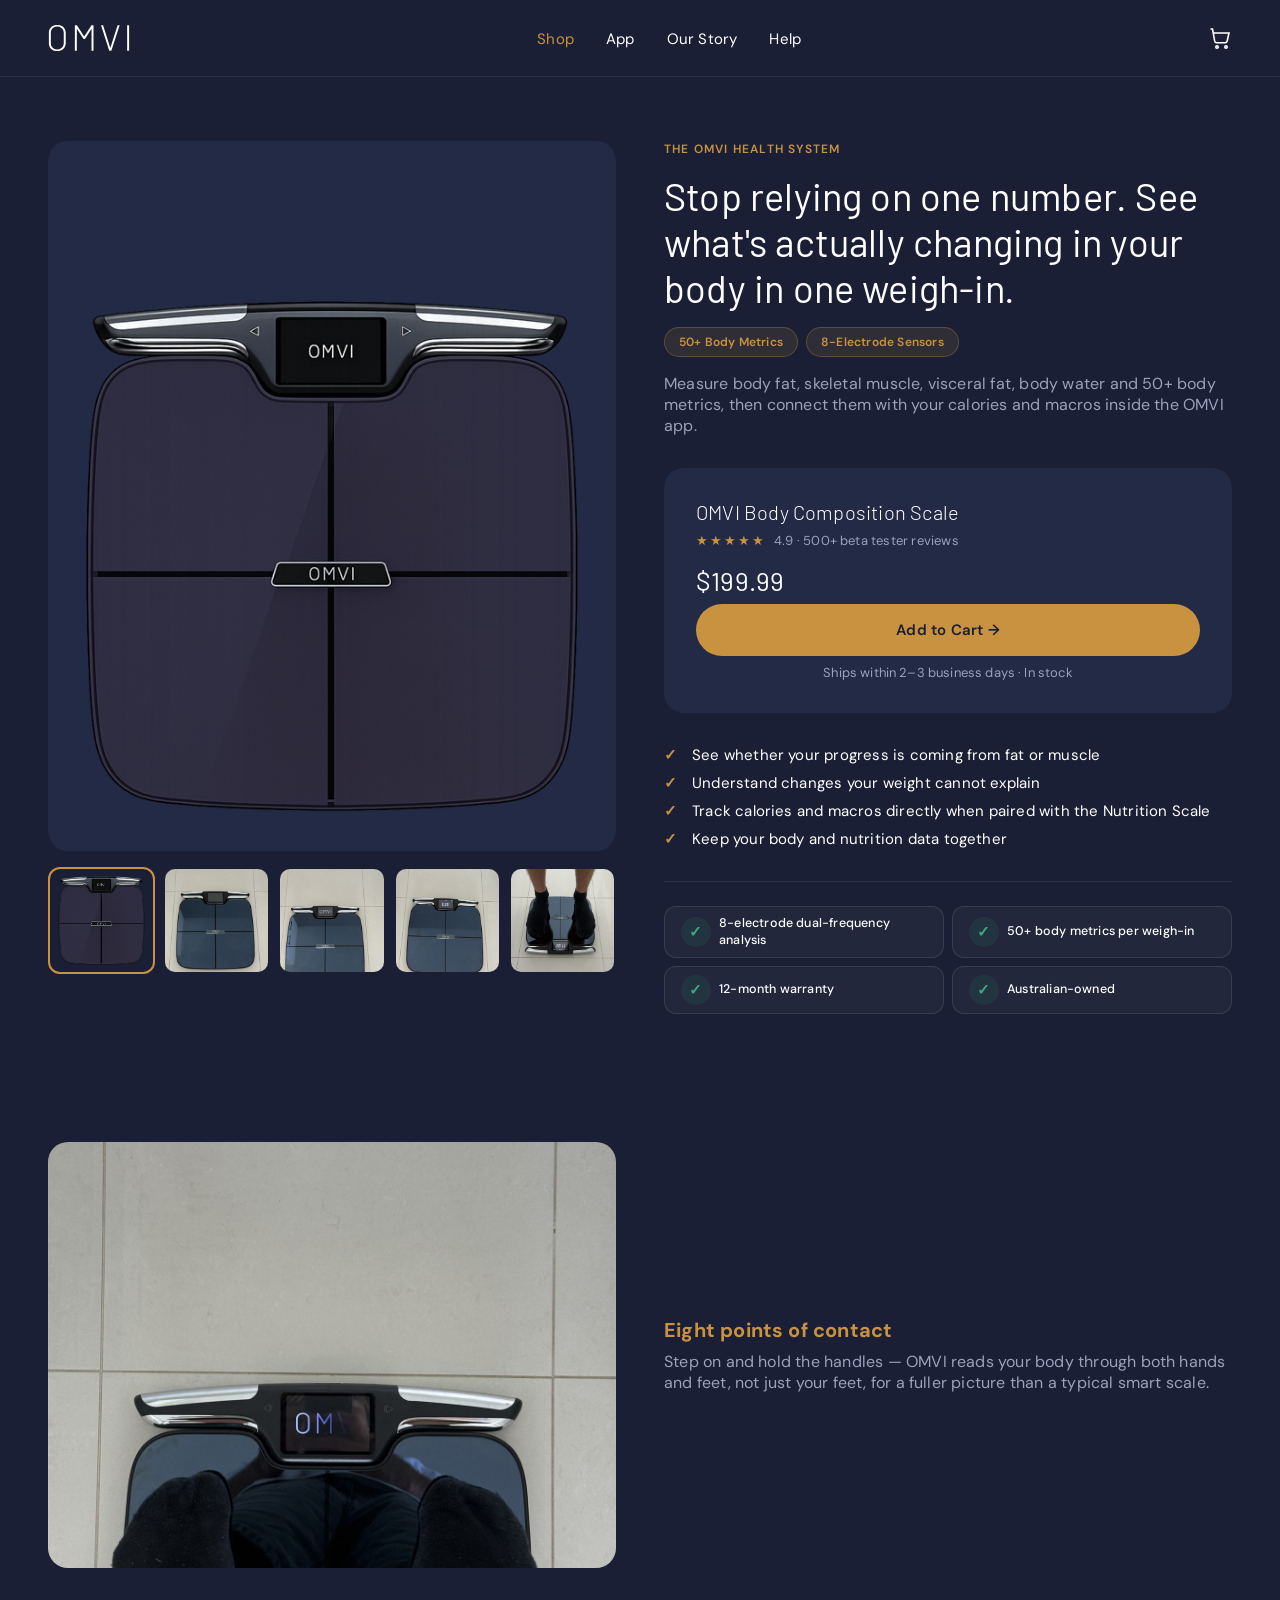
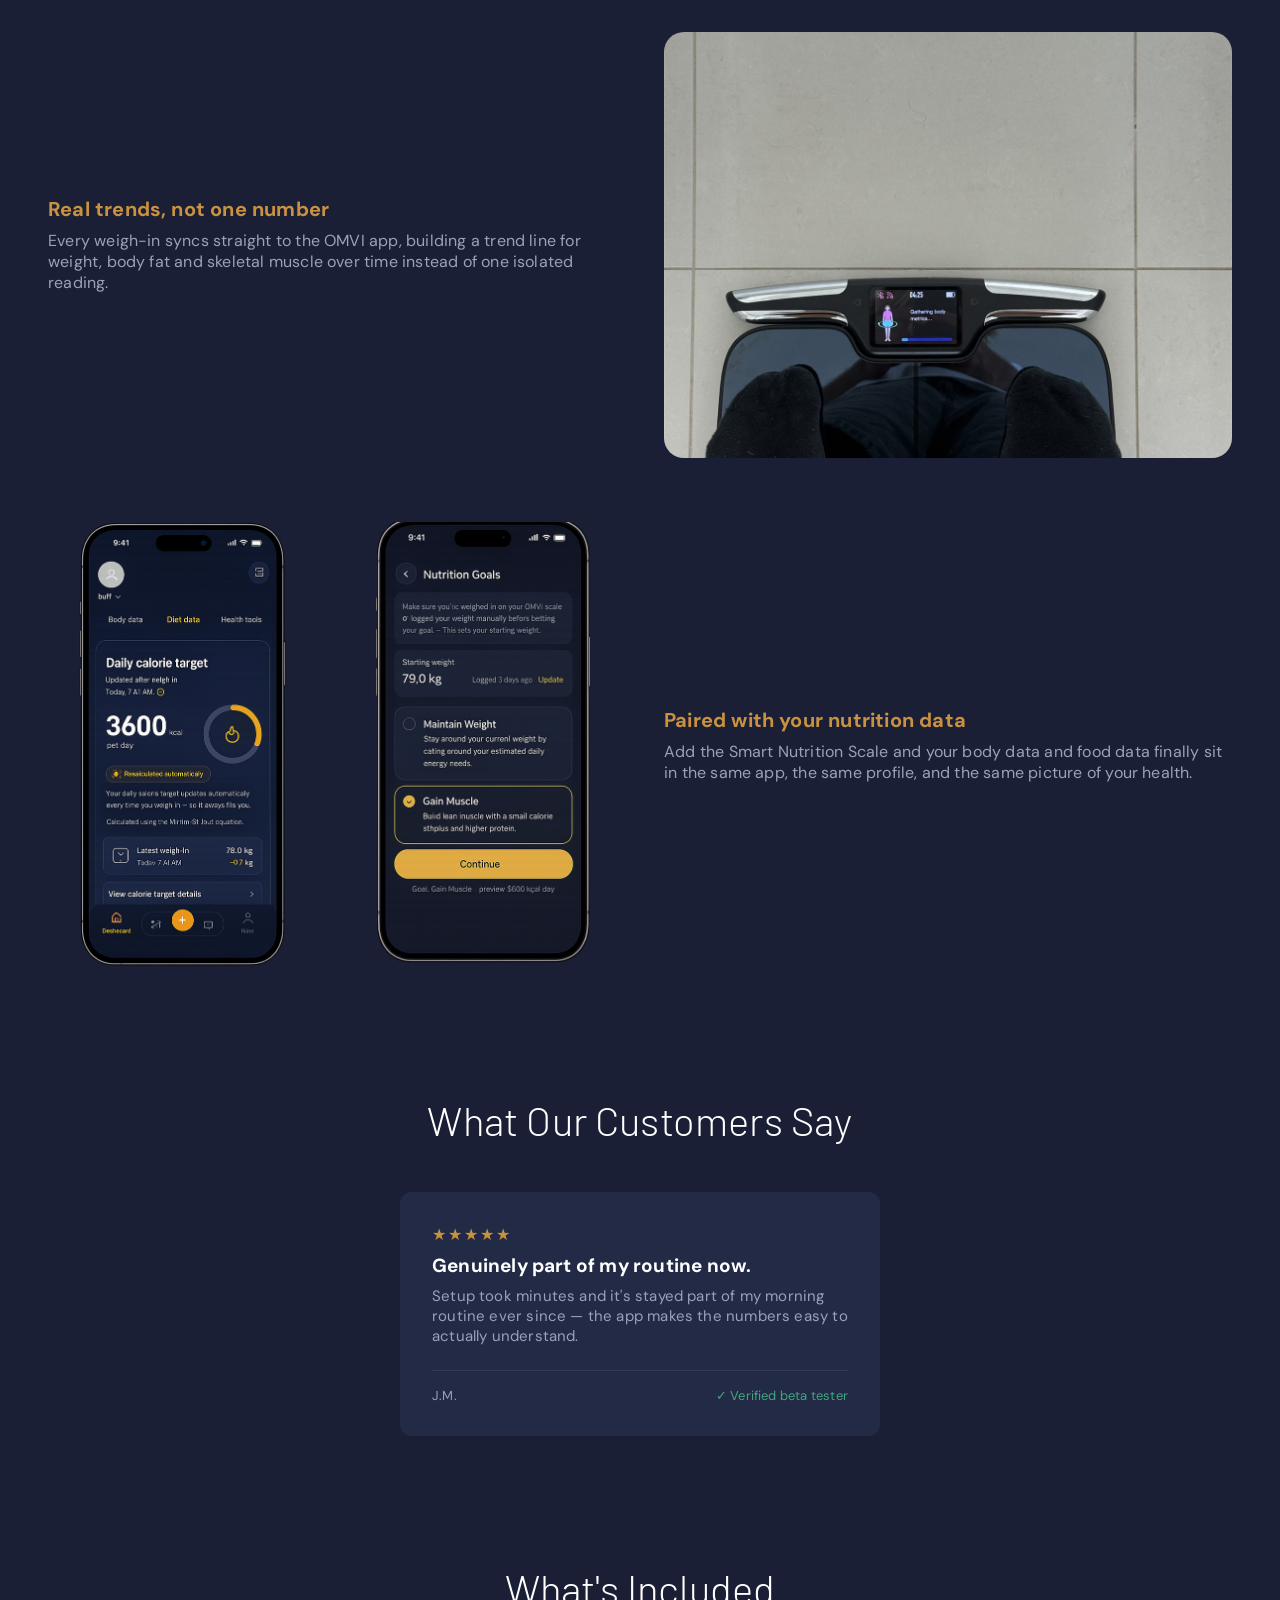
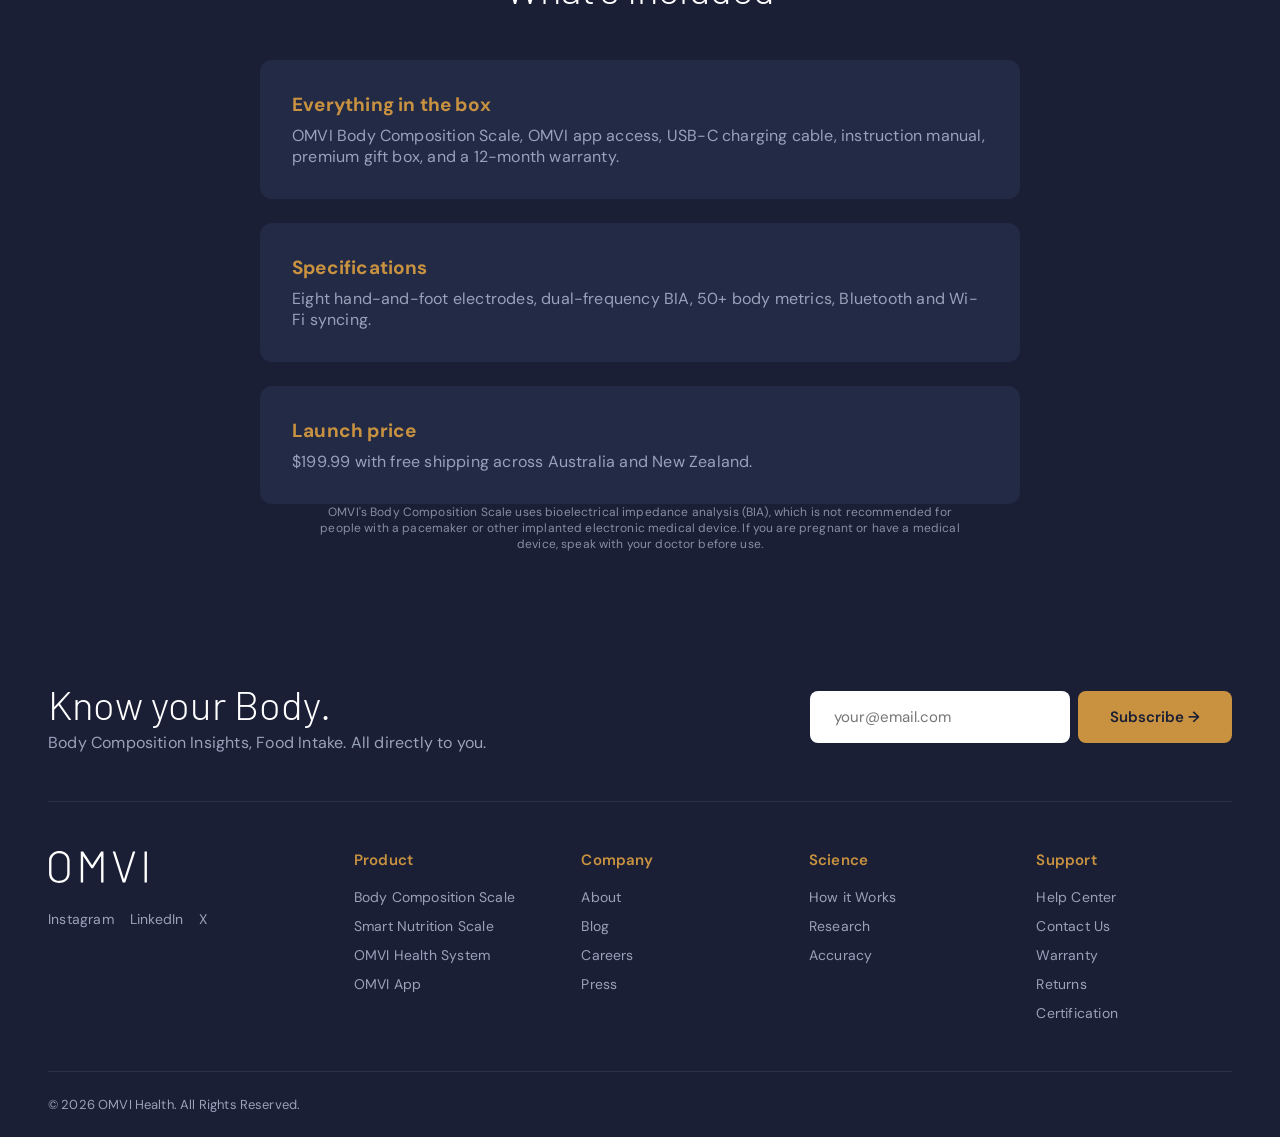
<file: bodyscale.html>
<!DOCTYPE html>
<html lang="en">
<head>
<meta charset="UTF-8">
<meta name="viewport" content="width=device-width, initial-scale=1.0">
<title>OMVI Body Composition Scale — Know Your Body</title>
<link rel="stylesheet" href="styles.css">
<link rel="preconnect" href="https://fonts.googleapis.com">
<link rel="preconnect" href="https://fonts.gstatic.com" crossorigin>
<link href="https://fonts.googleapis.com/css2?family=Barlow:wght@300;400&family=DM+Sans:wght@400;500;600;700&display=swap" rel="stylesheet">
</head>
<body>

<header class="site-header">
<a href="index.html" class="logo"><img src="images/omvi-logo.svg" alt="OMVI"></a>
<nav class="primary-navigation">
<ul>
<li><a href="shop.html" aria-current="page">Shop</a></li>
<li><a href="app.html">App</a></li>
<li><a href="ourstory.html">Our Story</a></li>
<li><a href="help.html">Help</a></li>
</ul>
</nav>
<div class="header-actions">
<button type="button" class="nav-toggle" id="nav-toggle" aria-label="Toggle navigation menu" aria-expanded="false">
<span></span><span></span><span></span>
</button>
<a href="#cart" class="cart-icon" aria-label="View cart">
<svg viewBox="0 0 24 24" fill="none" stroke="currentColor" stroke-width="1.6"><circle cx="9" cy="21" r="1.2"/><circle cx="18" cy="21" r="1.2"/><path d="M2.5 3h2l2.2 12.2a2 2 0 0 0 2 1.6h8.4a2 2 0 0 0 2-1.6L21 7H5.3"/></svg>
</a>
</div>
</header>

<main>

<section class="pdp-hero">
<div class="pdp-gallery">
<div class="pdp-media">
<img class="render" src="images/omvi-body-scale-rendering.png" alt="OMVI Body Composition Scale product rendering" id="pdp-main-image">
</div>
<div class="pdp-thumbs" id="pdp-thumbs">
<button type="button" class="pdp-thumb active" data-src="images/omvi-body-scale-rendering.png" data-alt="OMVI Body Composition Scale product rendering">
<img class="render" src="images/omvi-body-scale-rendering.png" alt="OMVI Body Composition Scale product rendering">
</button>
<button type="button" class="pdp-thumb" data-src="images/omvi-body-scale-product-front-02.jpg" data-alt="OMVI Body Composition Scale — angled view">
<img src="images/omvi-body-scale-product-front-02.jpg" alt="OMVI Body Composition Scale — angled view">
</button>
<button type="button" class="pdp-thumb" data-src="images/omvi-body-scale-product-logo-screen-01.jpg" data-alt="OMVI Body Composition Scale — display showing logo">
<img src="images/omvi-body-scale-product-logo-screen-01.jpg" alt="OMVI Body Composition Scale — display showing logo">
</button>
<button type="button" class="pdp-thumb" data-src="images/omvi-body-scale-product-zero-screen-01.jpg" data-alt="OMVI Body Composition Scale — zeroed and ready">
<img src="images/omvi-body-scale-product-zero-screen-01.jpg" alt="OMVI Body Composition Scale — zeroed and ready">
</button>
<button type="button" class="pdp-thumb" data-src="images/omvi-body-scale-in-use-weight-02.jpg" data-alt="OMVI Body Composition Scale in use">
<img src="images/omvi-body-scale-in-use-weight-02.jpg" alt="OMVI Body Composition Scale in use">
</button>
</div>
</div>
<div class="pdp-info">
<span class="pdp-eyebrow">The OMVI Health System</span>
<h1>Stop relying on one number. See what's actually changing in your body in one weigh-in.</h1>
<div class="pdp-badges">
<span class="pdp-badge">50+ Body Metrics</span>
<span class="pdp-badge">8-Electrode Sensors</span>
</div>
<p class="pdp-sub">Measure body fat, skeletal muscle, visceral fat, body water and 50+ body metrics, then connect them with your calories and macros inside the OMVI app.</p>

<div class="purchase-panel">
<div class="purchase-top">
<h2 class="purchase-name">OMVI Body Composition Scale</h2>
<div class="purchase-rating"><span class="stars">&#9733;&#9733;&#9733;&#9733;&#9733;</span><span>4.9 &middot; 500+ beta tester reviews</span></div>
</div>
<div class="purchase-price-row">
<span class="price-now">$199.99</span>
</div><a href="#cart" class="btn btn-primary purchase-cta">Add to Cart &rarr;</a>
<p class="purchase-meta">Ships within 2&ndash;3 business days &middot; In stock</p>
</div>

<ul class="benefit-list">
<li>See whether your progress is coming from fat or muscle</li>
<li>Understand changes your weight cannot explain</li>
<li>Track calories and macros directly when paired with the Nutrition Scale</li>
<li>Keep your body and nutrition data together</li>
</ul>

<div class="trust-badges">
<div class="trust-badge"><span class="trust-badge-icon">&check;</span><span class="trust-badge-text">8-electrode dual-frequency analysis</span></div>
<div class="trust-badge"><span class="trust-badge-icon">&check;</span><span class="trust-badge-text">50+ body metrics per weigh-in</span></div>
<div class="trust-badge"><span class="trust-badge-icon">&check;</span><span class="trust-badge-text">12-month warranty</span></div>
<div class="trust-badge"><span class="trust-badge-icon">&check;</span><span class="trust-badge-text">Australian-owned</span></div>
</div>
</div>
</section>

<section class="features-section">

<article class="feature-row">
<div class="feature-media">
<img src="images/omvi-body-scale-in-use-startup-01.jpg" alt="Stepping onto the OMVI Body Composition Scale">
</div>
<div class="feature-copy">
<h3>Eight points of contact</h3>
<p>Step on and hold the handles — OMVI reads your body through both hands and feet, not just your feet, for a fuller picture than a typical smart scale.</p>
</div>
</article>

<article class="feature-row reverse">
<div class="feature-media">
<img src="images/omvi-body-scale-in-use-metrics-01.jpg" alt="OMVI body scale showing live metrics">
</div>
<div class="feature-copy">
<h3>Real trends, not one number</h3>
<p>Every weigh-in syncs straight to the OMVI app, building a trend line for weight, body fat and skeletal muscle over time instead of one isolated reading.</p>
</div>
</article>

<article class="feature-row">
<div class="feature-media app-media">
<img src="images/omvi-app-calorie-target.png" alt="OMVI app daily calorie target dashboard">
<img src="images/omvi-app-nutrition-goals.png" alt="OMVI app nutrition goal selection screen">
</div>
<div class="feature-copy">
<h3>Paired with your nutrition data</h3>
<p>Add the Smart Nutrition Scale and your body data and food data finally sit in the same app, the same profile, and the same picture of your health.</p>
</div>
</article>

</section>

<section class="reviews-section">
<div class="section-heading">
<h2>What Our Customers Say</h2>
</div>
<div class="reviews-grid review-single">

<article class="review-card">
<span class="stars">&#9733;&#9733;&#9733;&#9733;&#9733;</span>
<h3>Genuinely part of my routine now.</h3>
<p>Setup took minutes and it's stayed part of my morning routine ever since — the app makes the numbers easy to actually understand.</p>
<div class="review-meta"><span>J.M.</span><span class="verified">&check; Verified beta tester</span></div>
</article>

</div>
</section>

<section class="reviews-section">
<div class="section-heading">
<h2>What's Included</h2>
</div>
<div class="faq-list">
<article class="faq-item">
<h3>Everything in the box</h3>
<p>OMVI Body Composition Scale, OMVI app access, USB-C charging cable, instruction manual, premium gift box, and a 12-month warranty.</p>
</article>
<article class="faq-item">
<h3>Specifications</h3>
<p>Eight hand-and-foot electrodes, dual-frequency BIA, 50+ body metrics, Bluetooth and Wi-Fi syncing.</p>
</article>
<article class="faq-item">
<h3>Launch price</h3>
<p>$199.99 with free shipping across Australia and New Zealand.</p>
</article>
</div>
<p class="safety-note">OMVI's Body Composition Scale uses bioelectrical impedance analysis (BIA), which is not recommended for people with a pacemaker or other implanted electronic medical device. If you are pregnant or have a medical device, speak with your doctor before use.</p>
</section>

</main>

<footer class="site-footer">
<div class="footer-top">
<div class="footer-tagline">
<h2>Know your Body.</h2>
<p>Body Composition Insights, Food Intake. All directly to you.</p>
</div>
<form class="subscribe-form" action="#" method="post">
<label for="footer-email" class="sr-only">Email address</label>
<input id="footer-email" type="email" name="email" placeholder="your@email.com" required>
<button type="submit">Subscribe &rarr;</button>
</form>
</div>

<div class="footer-columns">
<div class="footer-brand">
<span class="logo"><img src="images/omvi-logo.svg" alt="OMVI"></span>
<ul class="social-links">
<li><a href="#" aria-label="Instagram">Instagram</a></li>
<li><a href="#" aria-label="LinkedIn">LinkedIn</a></li>
<li><a href="#" aria-label="X">X</a></li>
</ul>
</div>

<nav class="footer-nav">
<details>
<summary>Product</summary>
<ul>
<li><a href="bodyscale.html">Body Composition Scale</a></li>
<li><a href="nutritionscale.html">Smart Nutrition Scale</a></li>
<li><a href="system.html">OMVI Health System</a></li>
<li><a href="app.html">OMVI App</a></li>
</ul>
</details>
</nav>

<nav class="footer-nav">
<details>
<summary>Company</summary>
<ul>
<li><a href="ourstory.html">About</a></li>
<li><a href="#">Blog</a></li>
<li><a href="#">Careers</a></li>
<li><a href="#">Press</a></li>
</ul>
</details>
</nav>

<nav class="footer-nav">
<details>
<summary>Science</summary>
<ul>
<li><a href="app.html">How it Works</a></li>
<li><a href="#">Research</a></li>
<li><a href="#">Accuracy</a></li>
</ul>
</details>
</nav>

<nav class="footer-nav">
<details>
<summary>Support</summary>
<ul>
<li><a href="help.html">Help Center</a></li>
<li><a href="help.html#contact">Contact Us</a></li>
<li><a href="help.html#warranty">Warranty</a></li>
<li><a href="help.html#returns">Returns</a></li>
<li><a href="help.html#certification">Certification</a></li>
</ul>
</details>
</nav>
</div>

<div class="footer-bottom">
<p>&copy; 2026 OMVI Health. All Rights Reserved.</p>
</div>
</footer>

<script>
(function () {
    var thumbs = document.getElementById('pdp-thumbs');
    var mainImage = document.getElementById('pdp-main-image');
    if (!thumbs || !mainImage) { return; }

    thumbs.addEventListener('click', function (e) {
        var btn = e.target.closest('.pdp-thumb');
        if (!btn) { return; }

        mainImage.style.opacity = '0';
        window.setTimeout(function () {
            mainImage.src = btn.getAttribute('data-src');
            mainImage.alt = btn.getAttribute('data-alt');
            mainImage.classList.toggle('render', /\.png$/i.test(mainImage.src));
            mainImage.style.opacity = '1';
        }, 100);

        thumbs.querySelectorAll('.pdp-thumb').forEach(function (t) { t.classList.remove('active'); });
        btn.classList.add('active');
    });
})();
</script>

<script>
(function () {
    var toggle = document.getElementById('nav-toggle');
    var nav = document.querySelector('.site-header');
    if (!toggle || !nav) { return; }

    toggle.addEventListener('click', function () {
        var isOpen = nav.classList.toggle('nav-open');
        toggle.setAttribute('aria-expanded', isOpen ? 'true' : 'false');
    });
})();
</script>

<script>
(function () {
    var footerDetails = document.querySelectorAll('.footer-nav details');
    var desktopQuery = window.matchMedia('(min-width: 481px)');

    function syncFooterAccordion() {
        footerDetails.forEach(function (d) {
            d.open = desktopQuery.matches;
        });
    }

    syncFooterAccordion();
    desktopQuery.addEventListener('change', syncFooterAccordion);
})();
</script>

</body>
</html>
</file>
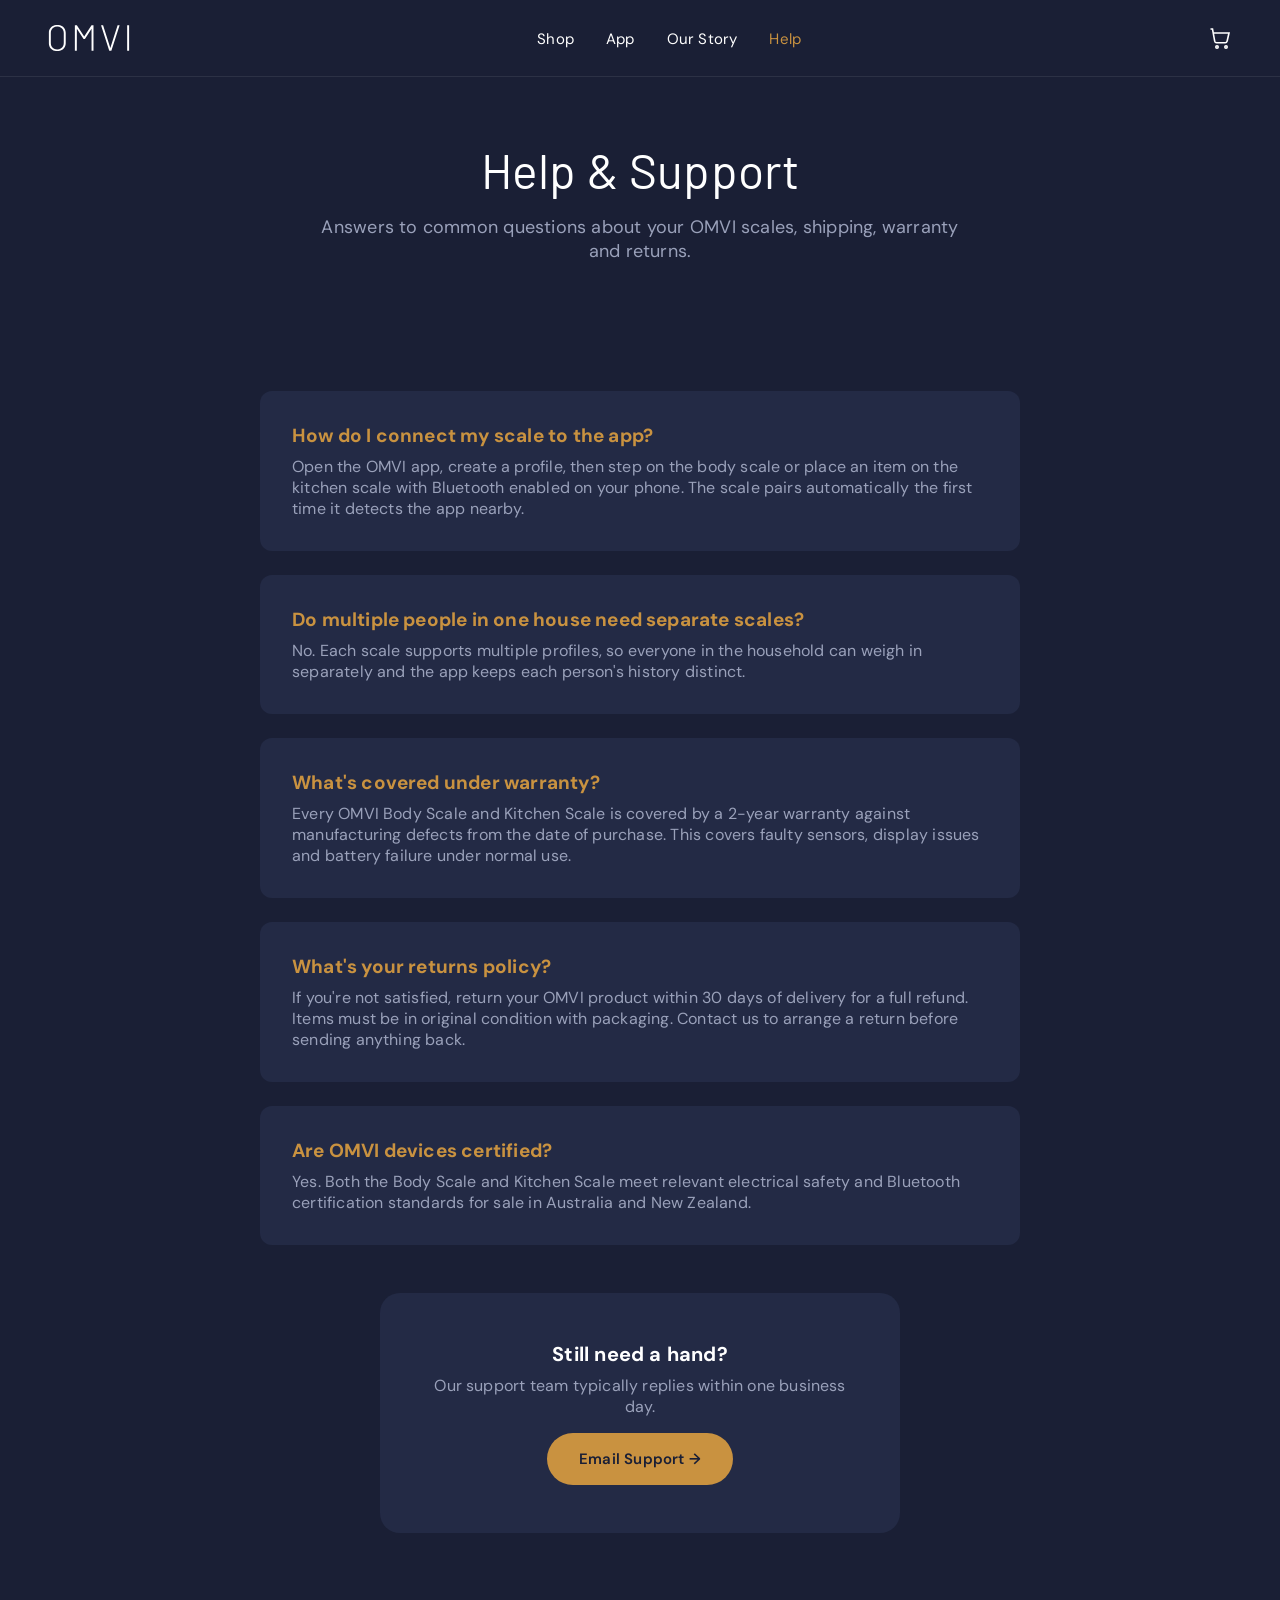
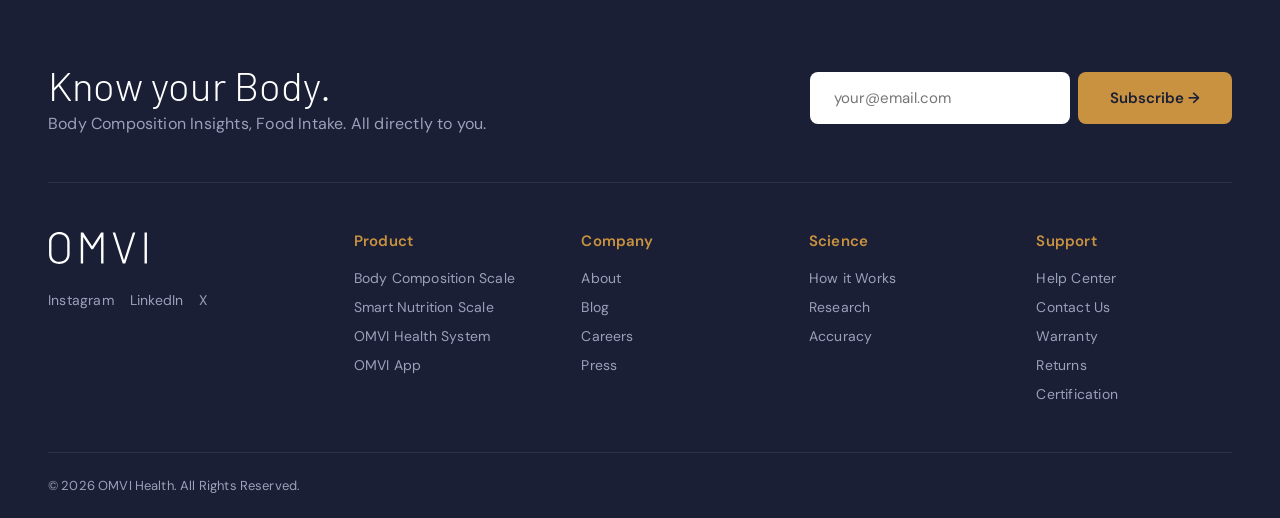
<file: help.html>
<!DOCTYPE html>
<html lang="en">
<head>
<meta charset="UTF-8">
<meta name="viewport" content="width=device-width, initial-scale=1.0">
<title>Help &amp; Support — OMVI Health</title>
<link rel="stylesheet" href="styles.css">
<link rel="preconnect" href="https://fonts.googleapis.com">
<link rel="preconnect" href="https://fonts.gstatic.com" crossorigin>
<link href="https://fonts.googleapis.com/css2?family=Barlow:wght@300;400&family=DM+Sans:wght@400;500;600;700&display=swap" rel="stylesheet">
</head>
<body>
<header class="site-header">
<a href="index.html" class="logo"><img src="images/omvi-logo.svg" alt="OMVI"></a>
<nav class="primary-navigation">
<ul>
<li><a href="shop.html">Shop</a></li>
<li><a href="app.html">App</a></li>
<li><a href="ourstory.html">Our Story</a></li>
<li><a href="help.html" aria-current="page">Help</a></li>
</ul>
</nav>
<div class="header-actions">
<button type="button" class="nav-toggle" id="nav-toggle" aria-label="Toggle navigation menu" aria-expanded="false">
<span></span><span></span><span></span>
</button>
<a href="#cart" class="cart-icon" aria-label="View cart">
<svg viewBox="0 0 24 24" fill="none" stroke="currentColor" stroke-width="1.6"><circle cx="9" cy="21" r="1.2"/><circle cx="18" cy="21" r="1.2"/><path d="M2.5 3h2l2.2 12.2a2 2 0 0 0 2 1.6h8.4a2 2 0 0 0 2-1.6L21 7H5.3"/></svg>
</a>
</div>
</header>

<main>

<section class="hero-section" style="grid-template-columns:1fr;">
<div class="page-intro">
<h1>Help &amp; Support</h1>
<p>Answers to common questions about your OMVI scales, shipping, warranty and returns.</p>
</div>
</section>

<section class="reviews-section">
<div class="faq-list">

<article class="faq-item">
<h3>How do I connect my scale to the app?</h3>
<p>Open the OMVI app, create a profile, then step on the body scale or place an item on the kitchen scale with Bluetooth enabled on your phone. The scale pairs automatically the first time it detects the app nearby.</p>
</article>

<article class="faq-item">
<h3>Do multiple people in one house need separate scales?</h3>
<p>No. Each scale supports multiple profiles, so everyone in the household can weigh in separately and the app keeps each person's history distinct.</p>
</article>

<article class="faq-item" id="warranty">
<h3>What's covered under warranty?</h3>
<p>Every OMVI Body Scale and Kitchen Scale is covered by a 2-year warranty against manufacturing defects from the date of purchase. This covers faulty sensors, display issues and battery failure under normal use.</p>
</article>

<article class="faq-item" id="returns">
<h3>What's your returns policy?</h3>
<p>If you're not satisfied, return your OMVI product within 30 days of delivery for a full refund. Items must be in original condition with packaging. Contact us to arrange a return before sending anything back.</p>
</article>

<article class="faq-item" id="certification">
<h3>Are OMVI devices certified?</h3>
<p>Yes. Both the Body Scale and Kitchen Scale meet relevant electrical safety and Bluetooth certification standards for sale in Australia and New Zealand.</p>
</article>

</div>

<div class="contact-card" id="contact">
<h3>Still need a hand?</h3>
<p>Our support team typically replies within one business day.</p>
<a href="mailto:support@omvihealth.com" class="btn btn-primary">Email Support &rarr;</a>
</div>

</section>

</main>

<footer class="site-footer">
<div class="footer-top">
<div class="footer-tagline">
<h2>Know your Body.</h2>
<p>Body Composition Insights, Food Intake. All directly to you.</p>
</div>
<form class="subscribe-form" action="#" method="post">
<label for="footer-email" class="sr-only">Email address</label>
<input id="footer-email" type="email" name="email" placeholder="your@email.com" required>
<button type="submit">Subscribe &rarr;</button>
</form>
</div>

<div class="footer-columns">
<div class="footer-brand">
<span class="logo"><img src="images/omvi-logo.svg" alt="OMVI"></span>
<ul class="social-links">
<li><a href="#" aria-label="Instagram">Instagram</a></li>
<li><a href="#" aria-label="LinkedIn">LinkedIn</a></li>
<li><a href="#" aria-label="X">X</a></li>
</ul>
</div>

<nav class="footer-nav">
<details>
<summary>Product</summary>
<ul>
<li><a href="bodyscale.html">Body Composition Scale</a></li>
<li><a href="nutritionscale.html">Smart Nutrition Scale</a></li>
<li><a href="system.html">OMVI Health System</a></li>
<li><a href="app.html">OMVI App</a></li>
</ul>
</details>
</nav>

<nav class="footer-nav">
<details>
<summary>Company</summary>
<ul>
<li><a href="ourstory.html">About</a></li>
<li><a href="#">Blog</a></li>
<li><a href="#">Careers</a></li>
<li><a href="#">Press</a></li>
</ul>
</details>
</nav>

<nav class="footer-nav">
<details>
<summary>Science</summary>
<ul>
<li><a href="app.html">How it Works</a></li>
<li><a href="#">Research</a></li>
<li><a href="#">Accuracy</a></li>
</ul>
</details>
</nav>

<nav class="footer-nav">
<details>
<summary>Support</summary>
<ul>
<li><a href="help.html">Help Center</a></li>
<li><a href="help.html#contact">Contact Us</a></li>
<li><a href="help.html#warranty">Warranty</a></li>
<li><a href="help.html#returns">Returns</a></li>
<li><a href="help.html#certification">Certification</a></li>
</ul>
</details>
</nav>
</div>

<div class="footer-bottom">
<p>&copy; 2026 OMVI Health. All Rights Reserved.</p>
</div>
</footer>

<script>
(function () {
    var toggle = document.getElementById('nav-toggle');
    var nav = document.querySelector('.site-header');
    if (!toggle || !nav) { return; }

    toggle.addEventListener('click', function () {
        var isOpen = nav.classList.toggle('nav-open');
        toggle.setAttribute('aria-expanded', isOpen ? 'true' : 'false');
    });
})();
</script>

<script>
(function () {
    var footerDetails = document.querySelectorAll('.footer-nav details');
    var desktopQuery = window.matchMedia('(min-width: 481px)');

    function syncFooterAccordion() {
        footerDetails.forEach(function (d) {
            d.open = desktopQuery.matches;
        });
    }

    syncFooterAccordion();
    desktopQuery.addEventListener('change', syncFooterAccordion);
})();
</script>

</body>
</html>
</file>
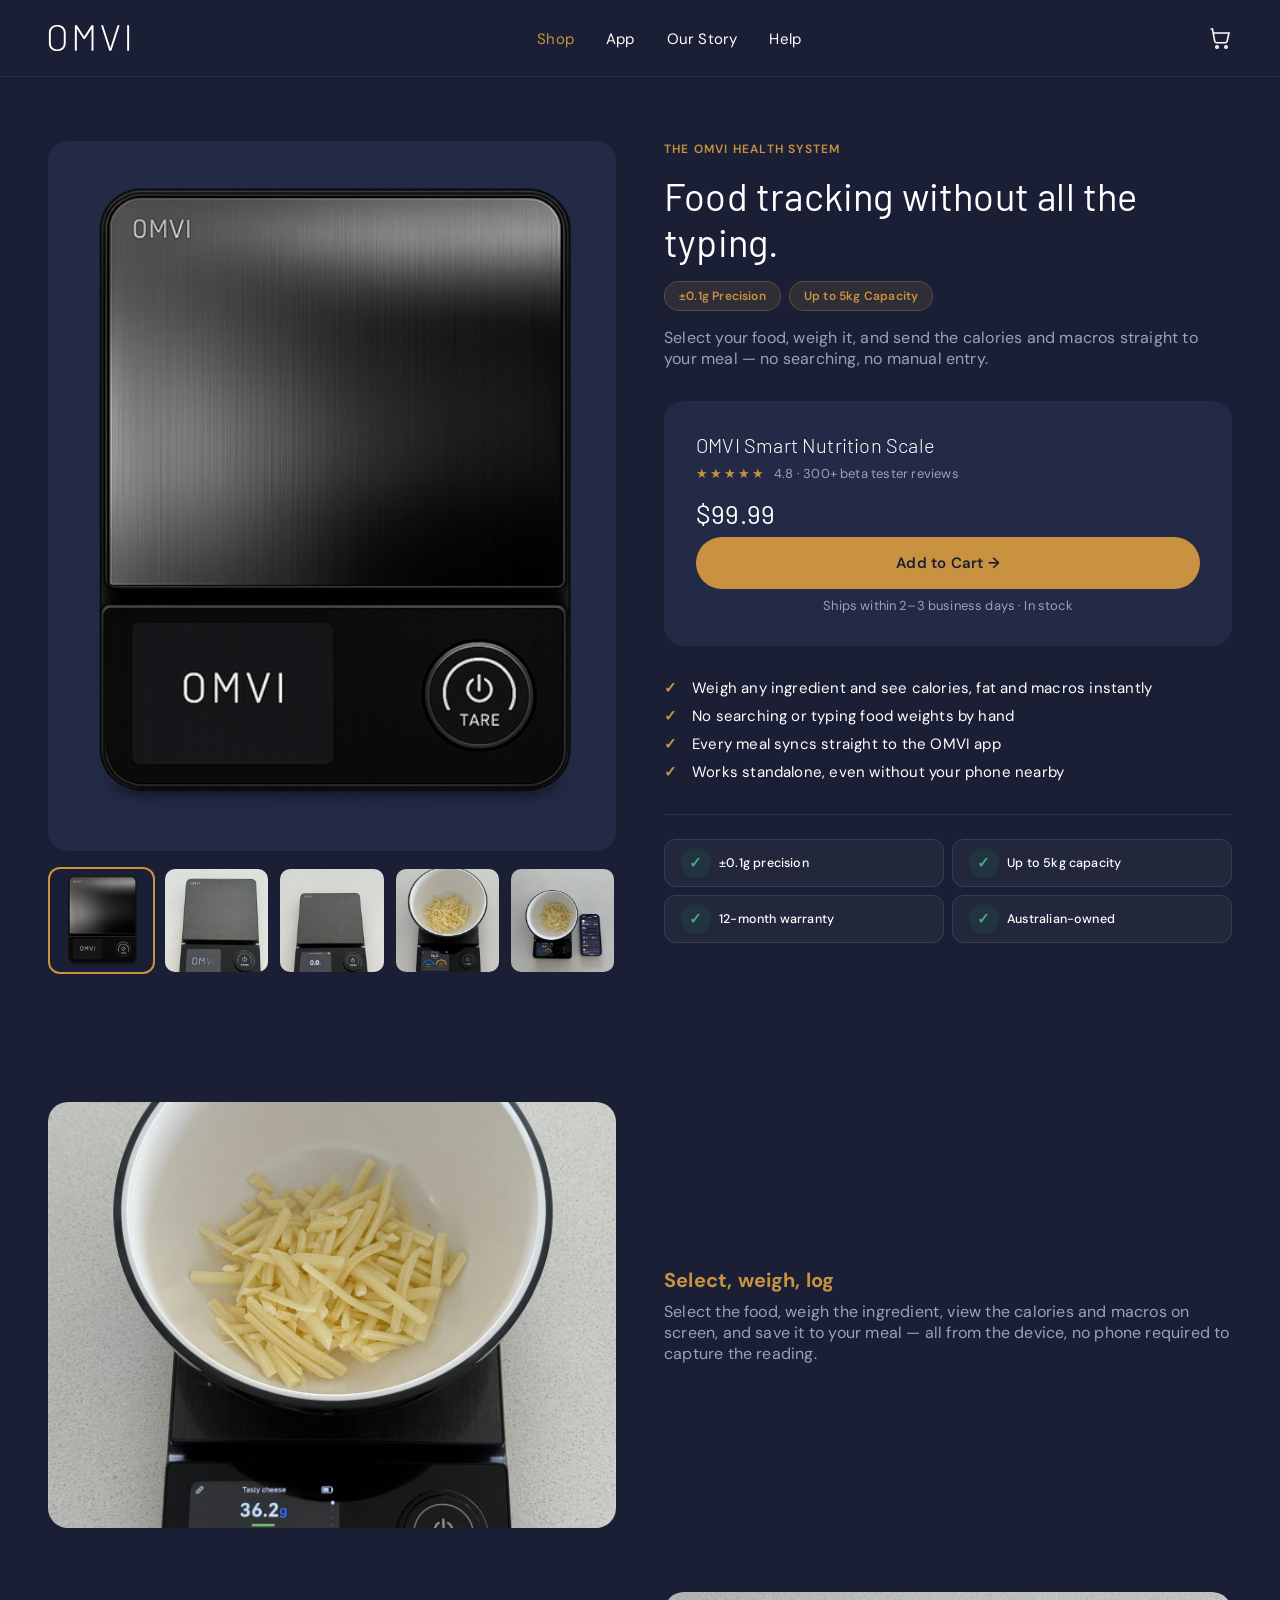
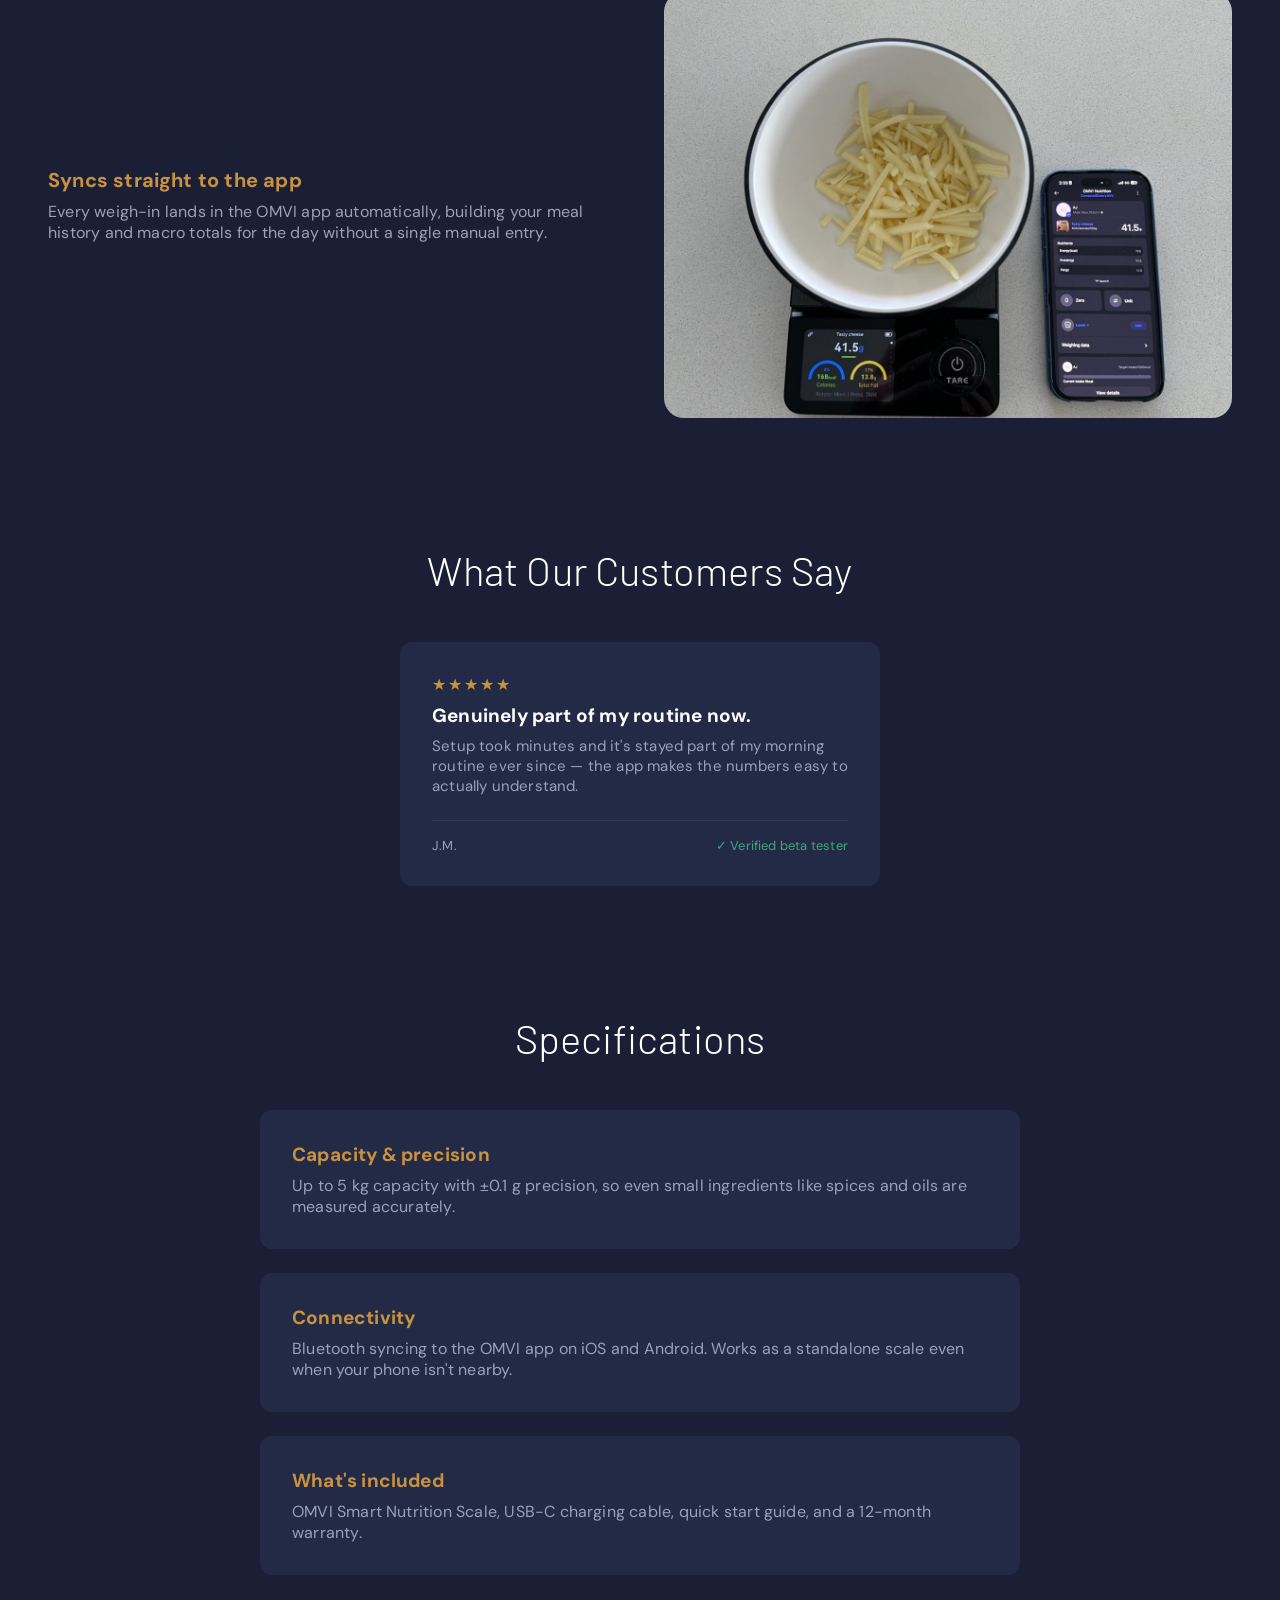
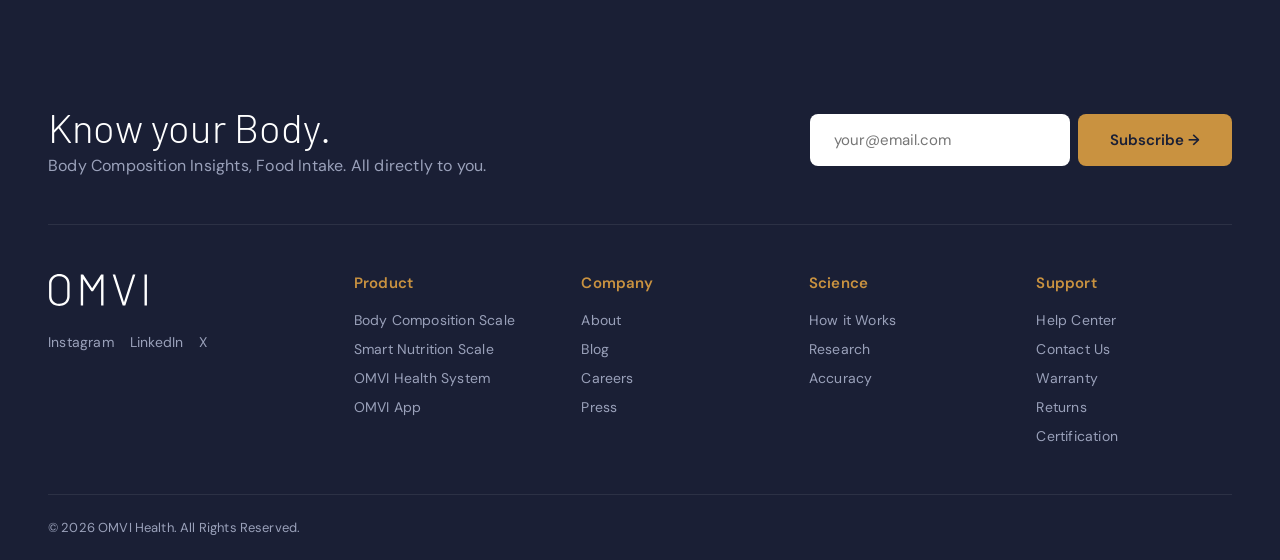
<file: nutritionscale.html>
<!DOCTYPE html>
<html lang="en">
<head>
<meta charset="UTF-8">
<meta name="viewport" content="width=device-width, initial-scale=1.0">
<title>OMVI Smart Nutrition Scale</title>
<link rel="stylesheet" href="styles.css">
<link rel="preconnect" href="https://fonts.googleapis.com">
<link rel="preconnect" href="https://fonts.gstatic.com" crossorigin>
<link href="https://fonts.googleapis.com/css2?family=Barlow:wght@300;400&family=DM+Sans:wght@400;500;600;700&display=swap" rel="stylesheet">
</head>
<body>
<header class="site-header">
<a href="index.html" class="logo"><img src="images/omvi-logo.svg" alt="OMVI"></a>
<nav class="primary-navigation">
<ul>
<li><a href="shop.html" aria-current="page">Shop</a></li>
<li><a href="app.html">App</a></li>
<li><a href="ourstory.html">Our Story</a></li>
<li><a href="help.html">Help</a></li>
</ul>
</nav>
<div class="header-actions">
<button type="button" class="nav-toggle" id="nav-toggle" aria-label="Toggle navigation menu" aria-expanded="false">
<span></span><span></span><span></span>
</button>
<a href="#cart" class="cart-icon" aria-label="View cart">
<svg viewBox="0 0 24 24" fill="none" stroke="currentColor" stroke-width="1.6"><circle cx="9" cy="21" r="1.2"/><circle cx="18" cy="21" r="1.2"/><path d="M2.5 3h2l2.2 12.2a2 2 0 0 0 2 1.6h8.4a2 2 0 0 0 2-1.6L21 7H5.3"/></svg>
</a>
</div>
</header>

<main>

<section class="pdp-hero">
<div class="pdp-gallery">
<div class="pdp-media">
<img class="render" src="images/omvi-nutrition-scale-rendering.png" alt="OMVI Smart Nutrition Scale product rendering" id="pdp-main-image">
</div>
<div class="pdp-thumbs" id="pdp-thumbs">
<button type="button" class="pdp-thumb active" data-src="images/omvi-nutrition-scale-rendering.png" data-alt="OMVI Smart Nutrition Scale product rendering">
<img class="render" src="images/omvi-nutrition-scale-rendering.png" alt="OMVI Smart Nutrition Scale product rendering">
</button>
<button type="button" class="pdp-thumb" data-src="images/omvi-kitchen-scale-product-logo-display-01.jpg" data-alt="OMVI Smart Nutrition Scale — display showing logo">
<img src="images/omvi-kitchen-scale-product-logo-display-01.jpg" alt="OMVI Smart Nutrition Scale — display showing logo">
</button>
<button type="button" class="pdp-thumb" data-src="images/omvi-kitchen-scale-product-zero-display-01.jpg" data-alt="OMVI Smart Nutrition Scale — zeroed and ready">
<img src="images/omvi-kitchen-scale-product-zero-display-01.jpg" alt="OMVI Smart Nutrition Scale — zeroed and ready">
</button>
<button type="button" class="pdp-thumb" data-src="images/omvi-kitchen-scale-in-use-food-metrics-01.jpg" data-alt="OMVI Smart Nutrition Scale weighing food">
<img src="images/omvi-kitchen-scale-in-use-food-metrics-01.jpg" alt="OMVI Smart Nutrition Scale weighing food">
</button>
<button type="button" class="pdp-thumb" data-src="images/omvi-kitchen-scale-in-use-cheese-app-01.jpg" data-alt="OMVI Smart Nutrition Scale paired with the app">
<img src="images/omvi-kitchen-scale-in-use-cheese-app-01.jpg" alt="OMVI Smart Nutrition Scale paired with the app">
</button>
</div>
</div>
<div class="pdp-info">
<span class="pdp-eyebrow">The OMVI Health System</span>
<h1>Food tracking without all the typing.</h1>
<div class="pdp-badges">
<span class="pdp-badge">&plusmn;0.1g Precision</span>
<span class="pdp-badge">Up to 5kg Capacity</span>
</div>
<p class="pdp-sub">Select your food, weigh it, and send the calories and macros straight to your meal — no searching, no manual entry.</p>

<div class="purchase-panel">
<div class="purchase-top">
<h2 class="purchase-name">OMVI Smart Nutrition Scale</h2>
<div class="purchase-rating"><span class="stars">&#9733;&#9733;&#9733;&#9733;&#9733;</span><span>4.8 &middot; 300+ beta tester reviews</span></div>
</div>
<div class="purchase-price-row">
<span class="price-now">$99.99</span>
</div><a href="#cart" class="btn btn-primary purchase-cta">Add to Cart &rarr;</a>
<p class="purchase-meta">Ships within 2&ndash;3 business days &middot; In stock</p>
</div>

<ul class="benefit-list">
<li>Weigh any ingredient and see calories, fat and macros instantly</li>
<li>No searching or typing food weights by hand</li>
<li>Every meal syncs straight to the OMVI app</li>
<li>Works standalone, even without your phone nearby</li>
</ul>

<div class="trust-badges">
<div class="trust-badge"><span class="trust-badge-icon">&check;</span><span class="trust-badge-text">&plusmn;0.1g precision</span></div>
<div class="trust-badge"><span class="trust-badge-icon">&check;</span><span class="trust-badge-text">Up to 5kg capacity</span></div>
<div class="trust-badge"><span class="trust-badge-icon">&check;</span><span class="trust-badge-text">12-month warranty</span></div>
<div class="trust-badge"><span class="trust-badge-icon">&check;</span><span class="trust-badge-text">Australian-owned</span></div>
</div>
</div>
</section>

<section class="features-section">

<article class="feature-row">
<div class="feature-media">
<img src="images/omvi-kitchen-scale-in-use-food-metrics-01.jpg" alt="OMVI kitchen scale weighing food and showing calories and fat">
</div>
<div class="feature-copy">
<h3>Select, weigh, log</h3>
<p>Select the food, weigh the ingredient, view the calories and macros on screen, and save it to your meal — all from the device, no phone required to capture the reading.</p>
</div>
</article>

<article class="feature-row reverse">
<div class="feature-media">
<img src="images/omvi-kitchen-scale-in-use-cheese-app-01.jpg" alt="OMVI kitchen scale paired with the app showing live nutrition data">
</div>
<div class="feature-copy">
<h3>Syncs straight to the app</h3>
<p>Every weigh-in lands in the OMVI app automatically, building your meal history and macro totals for the day without a single manual entry.</p>
</div>
</article>

</section>

<section class="reviews-section">
<div class="section-heading">
<h2>What Our Customers Say</h2>
</div>
<div class="reviews-grid review-single">

<article class="review-card">
<span class="stars">&#9733;&#9733;&#9733;&#9733;&#9733;</span>
<h3>Genuinely part of my routine now.</h3>
<p>Setup took minutes and it's stayed part of my morning routine ever since — the app makes the numbers easy to actually understand.</p>
<div class="review-meta"><span>J.M.</span><span class="verified">&check; Verified beta tester</span></div>
</article>

</div>
</section>

<section class="reviews-section">
<div class="section-heading">
<h2>Specifications</h2>
</div>
<div class="faq-list">
<article class="faq-item">
<h3>Capacity &amp; precision</h3>
<p>Up to 5 kg capacity with &plusmn;0.1 g precision, so even small ingredients like spices and oils are measured accurately.</p>
</article>
<article class="faq-item">
<h3>Connectivity</h3>
<p>Bluetooth syncing to the OMVI app on iOS and Android. Works as a standalone scale even when your phone isn't nearby.</p>
</article>
<article class="faq-item">
<h3>What's included</h3>
<p>OMVI Smart Nutrition Scale, USB-C charging cable, quick start guide, and a 12-month warranty.</p>
</article>
</div>
</section>

</main>

<footer class="site-footer">
<div class="footer-top">
<div class="footer-tagline">
<h2>Know your Body.</h2>
<p>Body Composition Insights, Food Intake. All directly to you.</p>
</div>
<form class="subscribe-form" action="#" method="post">
<label for="footer-email" class="sr-only">Email address</label>
<input id="footer-email" type="email" name="email" placeholder="your@email.com" required>
<button type="submit">Subscribe &rarr;</button>
</form>
</div>

<div class="footer-columns">
<div class="footer-brand">
<span class="logo"><img src="images/omvi-logo.svg" alt="OMVI"></span>
<ul class="social-links">
<li><a href="#" aria-label="Instagram">Instagram</a></li>
<li><a href="#" aria-label="LinkedIn">LinkedIn</a></li>
<li><a href="#" aria-label="X">X</a></li>
</ul>
</div>

<nav class="footer-nav">
<details>
<summary>Product</summary>
<ul>
<li><a href="bodyscale.html">Body Composition Scale</a></li>
<li><a href="nutritionscale.html">Smart Nutrition Scale</a></li>
<li><a href="system.html">OMVI Health System</a></li>
<li><a href="app.html">OMVI App</a></li>
</ul>
</details>
</nav>

<nav class="footer-nav">
<details>
<summary>Company</summary>
<ul>
<li><a href="ourstory.html">About</a></li>
<li><a href="#">Blog</a></li>
<li><a href="#">Careers</a></li>
<li><a href="#">Press</a></li>
</ul>
</details>
</nav>

<nav class="footer-nav">
<details>
<summary>Science</summary>
<ul>
<li><a href="app.html">How it Works</a></li>
<li><a href="#">Research</a></li>
<li><a href="#">Accuracy</a></li>
</ul>
</details>
</nav>

<nav class="footer-nav">
<details>
<summary>Support</summary>
<ul>
<li><a href="help.html">Help Center</a></li>
<li><a href="help.html#contact">Contact Us</a></li>
<li><a href="help.html#warranty">Warranty</a></li>
<li><a href="help.html#returns">Returns</a></li>
<li><a href="help.html#certification">Certification</a></li>
</ul>
</details>
</nav>
</div>

<div class="footer-bottom">
<p>&copy; 2026 OMVI Health. All Rights Reserved.</p>
</div>
</footer>

<script>
(function () {
    var thumbs = document.getElementById('pdp-thumbs');
    var mainImage = document.getElementById('pdp-main-image');
    if (!thumbs || !mainImage) { return; }

    thumbs.addEventListener('click', function (e) {
        var btn = e.target.closest('.pdp-thumb');
        if (!btn) { return; }

        mainImage.style.opacity = '0';
        window.setTimeout(function () {
            mainImage.src = btn.getAttribute('data-src');
            mainImage.alt = btn.getAttribute('data-alt');
            mainImage.classList.toggle('render', /\.png$/i.test(mainImage.src));
            mainImage.style.opacity = '1';
        }, 100);

        thumbs.querySelectorAll('.pdp-thumb').forEach(function (t) { t.classList.remove('active'); });
        btn.classList.add('active');
    });
})();
</script>

<script>
(function () {
    var toggle = document.getElementById('nav-toggle');
    var nav = document.querySelector('.site-header');
    if (!toggle || !nav) { return; }

    toggle.addEventListener('click', function () {
        var isOpen = nav.classList.toggle('nav-open');
        toggle.setAttribute('aria-expanded', isOpen ? 'true' : 'false');
    });
})();
</script>

<script>
(function () {
    var footerDetails = document.querySelectorAll('.footer-nav details');
    var desktopQuery = window.matchMedia('(min-width: 481px)');

    function syncFooterAccordion() {
        footerDetails.forEach(function (d) {
            d.open = desktopQuery.matches;
        });
    }

    syncFooterAccordion();
    desktopQuery.addEventListener('change', syncFooterAccordion);
})();
</script>

</body>
</html>
</file>
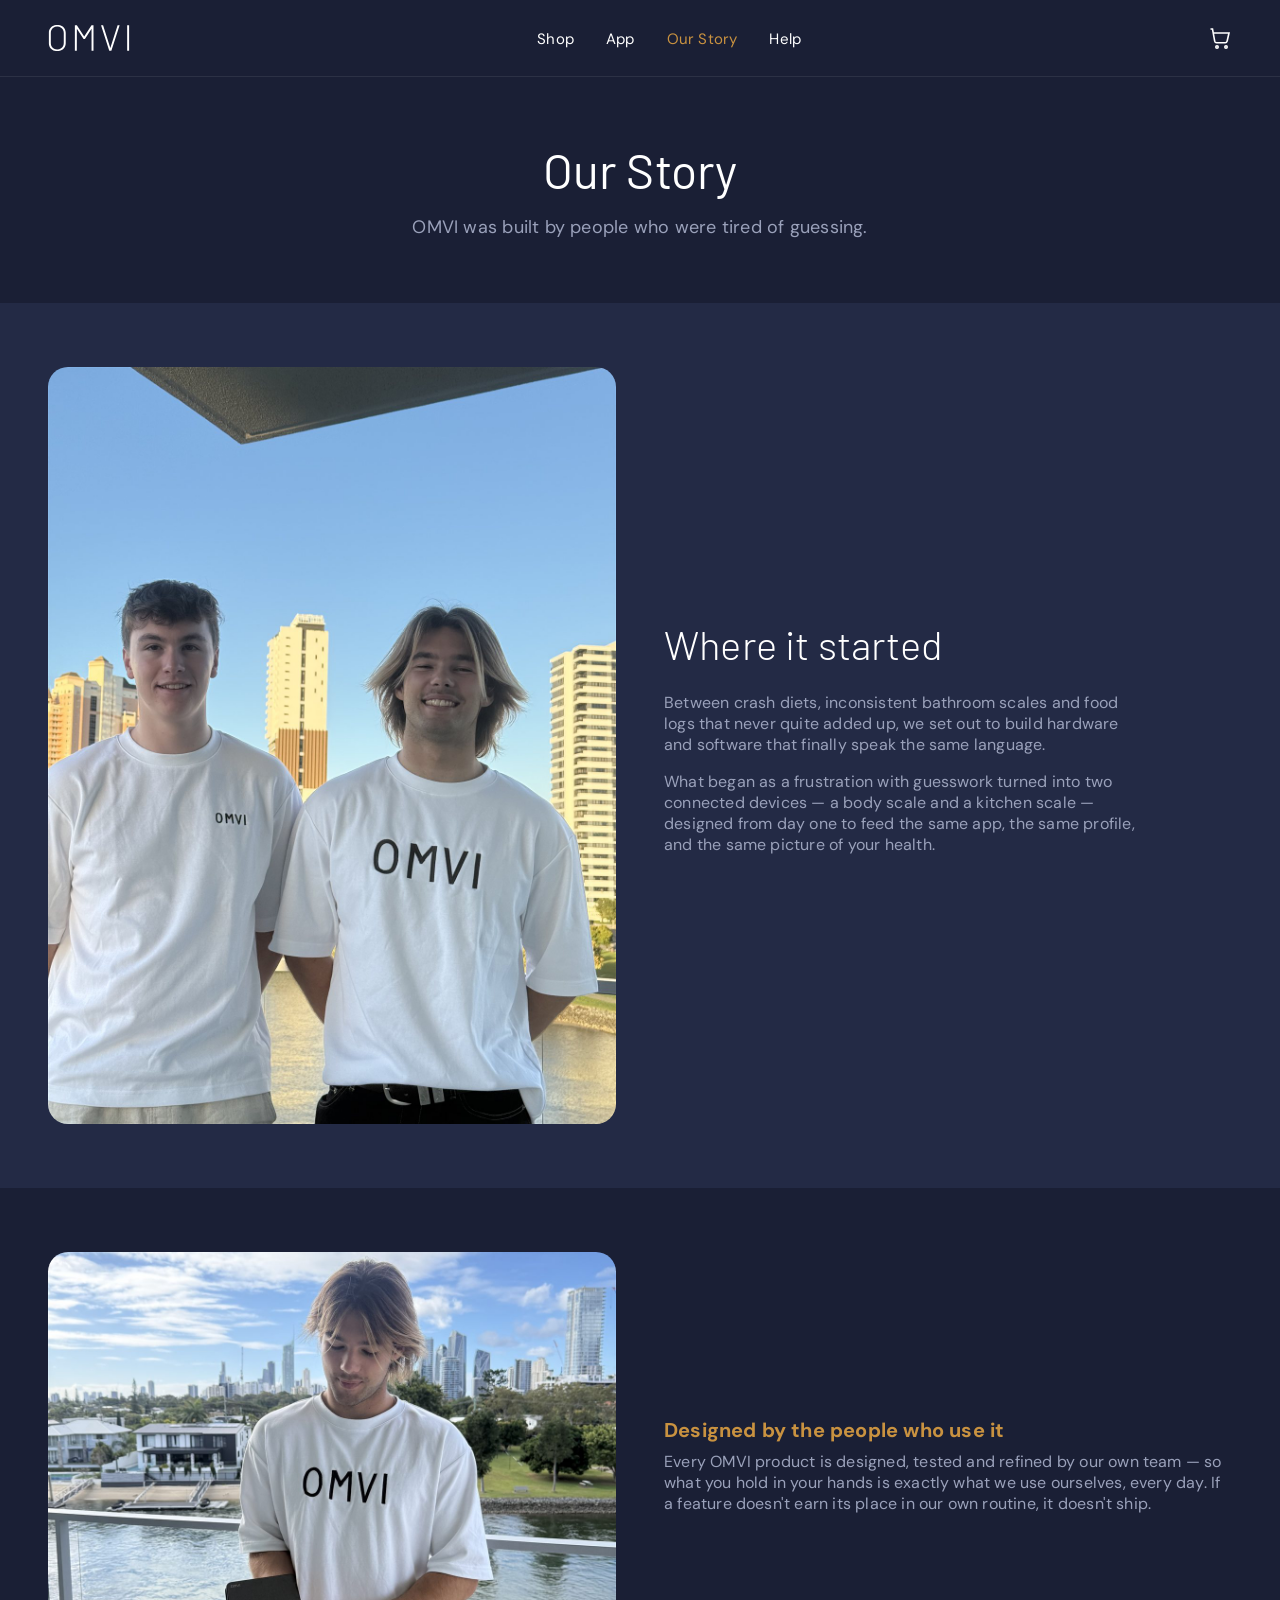
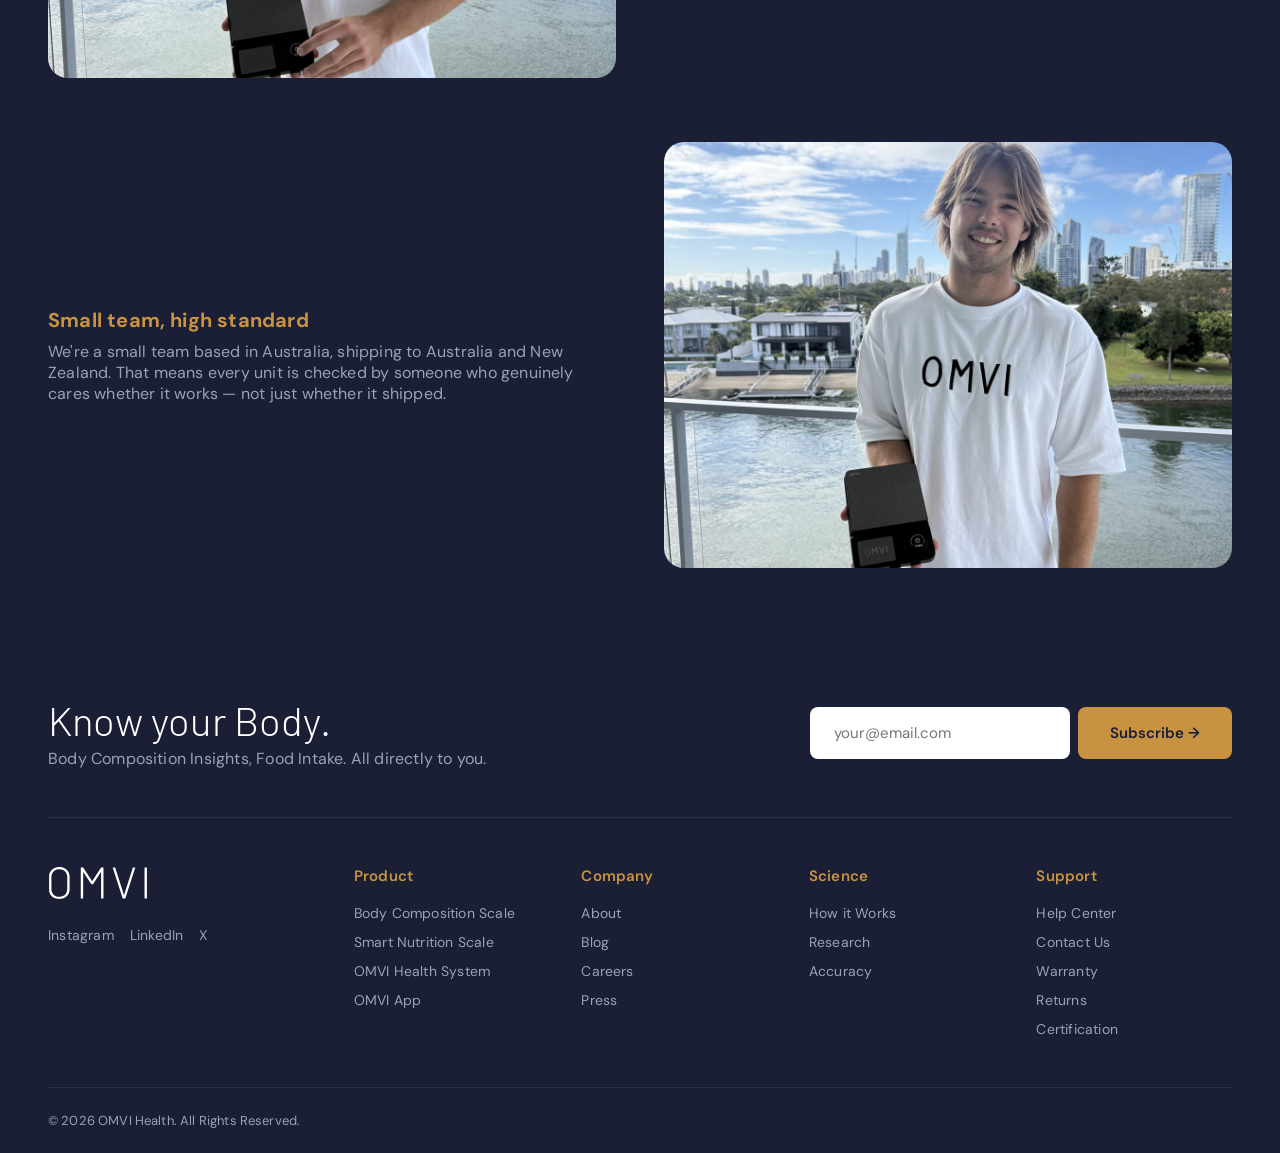
<file: ourstory.html>
<!DOCTYPE html>
<html lang="en">
<head>
<meta charset="UTF-8">
<meta name="viewport" content="width=device-width, initial-scale=1.0">
<title>Our Story — OMVI Health</title>
<link rel="stylesheet" href="styles.css">
<link rel="preconnect" href="https://fonts.googleapis.com">
<link rel="preconnect" href="https://fonts.gstatic.com" crossorigin>
<link href="https://fonts.googleapis.com/css2?family=Barlow:wght@300;400&family=DM+Sans:wght@400;500;600;700&display=swap" rel="stylesheet">
</head>
<body>
<header class="site-header">
<a href="index.html" class="logo"><img src="images/omvi-logo.svg" alt="OMVI"></a>
<nav class="primary-navigation">
<ul>
<li><a href="shop.html">Shop</a></li>
<li><a href="app.html">App</a></li>
<li><a href="ourstory.html" aria-current="page">Our Story</a></li>
<li><a href="help.html">Help</a></li>
</ul>
</nav>
<div class="header-actions">
<button type="button" class="nav-toggle" id="nav-toggle" aria-label="Toggle navigation menu" aria-expanded="false">
<span></span><span></span><span></span>
</button>
<a href="#cart" class="cart-icon" aria-label="View cart">
<svg viewBox="0 0 24 24" fill="none" stroke="currentColor" stroke-width="1.6"><circle cx="9" cy="21" r="1.2"/><circle cx="18" cy="21" r="1.2"/><path d="M2.5 3h2l2.2 12.2a2 2 0 0 0 2 1.6h8.4a2 2 0 0 0 2-1.6L21 7H5.3"/></svg>
</a>
</div>
</header>

<main>

<section class="hero-section" style="grid-template-columns:1fr;">
<div class="page-intro">
<h1>Our Story</h1>
<p>OMVI was built by people who were tired of guessing.</p>
</div>
</section>

<section class="story-section">
<div class="story-media">
<img src="images/omvi-founders-together-01.jpg" alt="OMVI founders together">
</div>
<div class="story-copy">
<h2>Where it started</h2>
<p>Between crash diets, inconsistent bathroom scales and food logs that never quite added up, we set out to build hardware and software that finally speak the same language.</p>
<p>What began as a frustration with guesswork turned into two connected devices — a body scale and a kitchen scale — designed from day one to feed the same app, the same profile, and the same picture of your health.</p>
</div>
</section>

<section class="features-section">

<article class="feature-row">
<div class="feature-media">
<img src="images/omvi-founder-kitchen-scale-demonstration-01.jpg" alt="OMVI founder demonstrating the kitchen scale outdoors">
</div>
<div class="feature-copy">
<h3>Designed by the people who use it</h3>
<p>Every OMVI product is designed, tested and refined by our own team — so what you hold in your hands is exactly what we use ourselves, every day. If a feature doesn't earn its place in our own routine, it doesn't ship.</p>
</div>
</article>

<article class="feature-row reverse">
<div class="feature-media">
<img src="images/omvi-founder-holding-kitchen-scale-01.jpg" alt="OMVI founder holding the kitchen scale">
</div>
<div class="feature-copy">
<h3>Small team, high standard</h3>
<p>We're a small team based in Australia, shipping to Australia and New Zealand. That means every unit is checked by someone who genuinely cares whether it works — not just whether it shipped.</p>
</div>
</article>

</section>

</main>

<footer class="site-footer">
<div class="footer-top">
<div class="footer-tagline">
<h2>Know your Body.</h2>
<p>Body Composition Insights, Food Intake. All directly to you.</p>
</div>
<form class="subscribe-form" action="#" method="post">
<label for="footer-email" class="sr-only">Email address</label>
<input id="footer-email" type="email" name="email" placeholder="your@email.com" required>
<button type="submit">Subscribe &rarr;</button>
</form>
</div>

<div class="footer-columns">
<div class="footer-brand">
<span class="logo"><img src="images/omvi-logo.svg" alt="OMVI"></span>
<ul class="social-links">
<li><a href="#" aria-label="Instagram">Instagram</a></li>
<li><a href="#" aria-label="LinkedIn">LinkedIn</a></li>
<li><a href="#" aria-label="X">X</a></li>
</ul>
</div>

<nav class="footer-nav">
<details>
<summary>Product</summary>
<ul>
<li><a href="bodyscale.html">Body Composition Scale</a></li>
<li><a href="nutritionscale.html">Smart Nutrition Scale</a></li>
<li><a href="system.html">OMVI Health System</a></li>
<li><a href="app.html">OMVI App</a></li>
</ul>
</details>
</nav>

<nav class="footer-nav">
<details>
<summary>Company</summary>
<ul>
<li><a href="ourstory.html">About</a></li>
<li><a href="#">Blog</a></li>
<li><a href="#">Careers</a></li>
<li><a href="#">Press</a></li>
</ul>
</details>
</nav>

<nav class="footer-nav">
<details>
<summary>Science</summary>
<ul>
<li><a href="app.html">How it Works</a></li>
<li><a href="#">Research</a></li>
<li><a href="#">Accuracy</a></li>
</ul>
</details>
</nav>

<nav class="footer-nav">
<details>
<summary>Support</summary>
<ul>
<li><a href="help.html">Help Center</a></li>
<li><a href="help.html#contact">Contact Us</a></li>
<li><a href="help.html#warranty">Warranty</a></li>
<li><a href="help.html#returns">Returns</a></li>
<li><a href="help.html#certification">Certification</a></li>
</ul>
</details>
</nav>
</div>

<div class="footer-bottom">
<p>&copy; 2026 OMVI Health. All Rights Reserved.</p>
</div>
</footer>

<script>
(function () {
    var toggle = document.getElementById('nav-toggle');
    var nav = document.querySelector('.site-header');
    if (!toggle || !nav) { return; }

    toggle.addEventListener('click', function () {
        var isOpen = nav.classList.toggle('nav-open');
        toggle.setAttribute('aria-expanded', isOpen ? 'true' : 'false');
    });
})();
</script>

<script>
(function () {
    var footerDetails = document.querySelectorAll('.footer-nav details');
    var desktopQuery = window.matchMedia('(min-width: 481px)');

    function syncFooterAccordion() {
        footerDetails.forEach(function (d) {
            d.open = desktopQuery.matches;
        });
    }

    syncFooterAccordion();
    desktopQuery.addEventListener('change', syncFooterAccordion);
})();
</script>

</body>
</html>
</file>
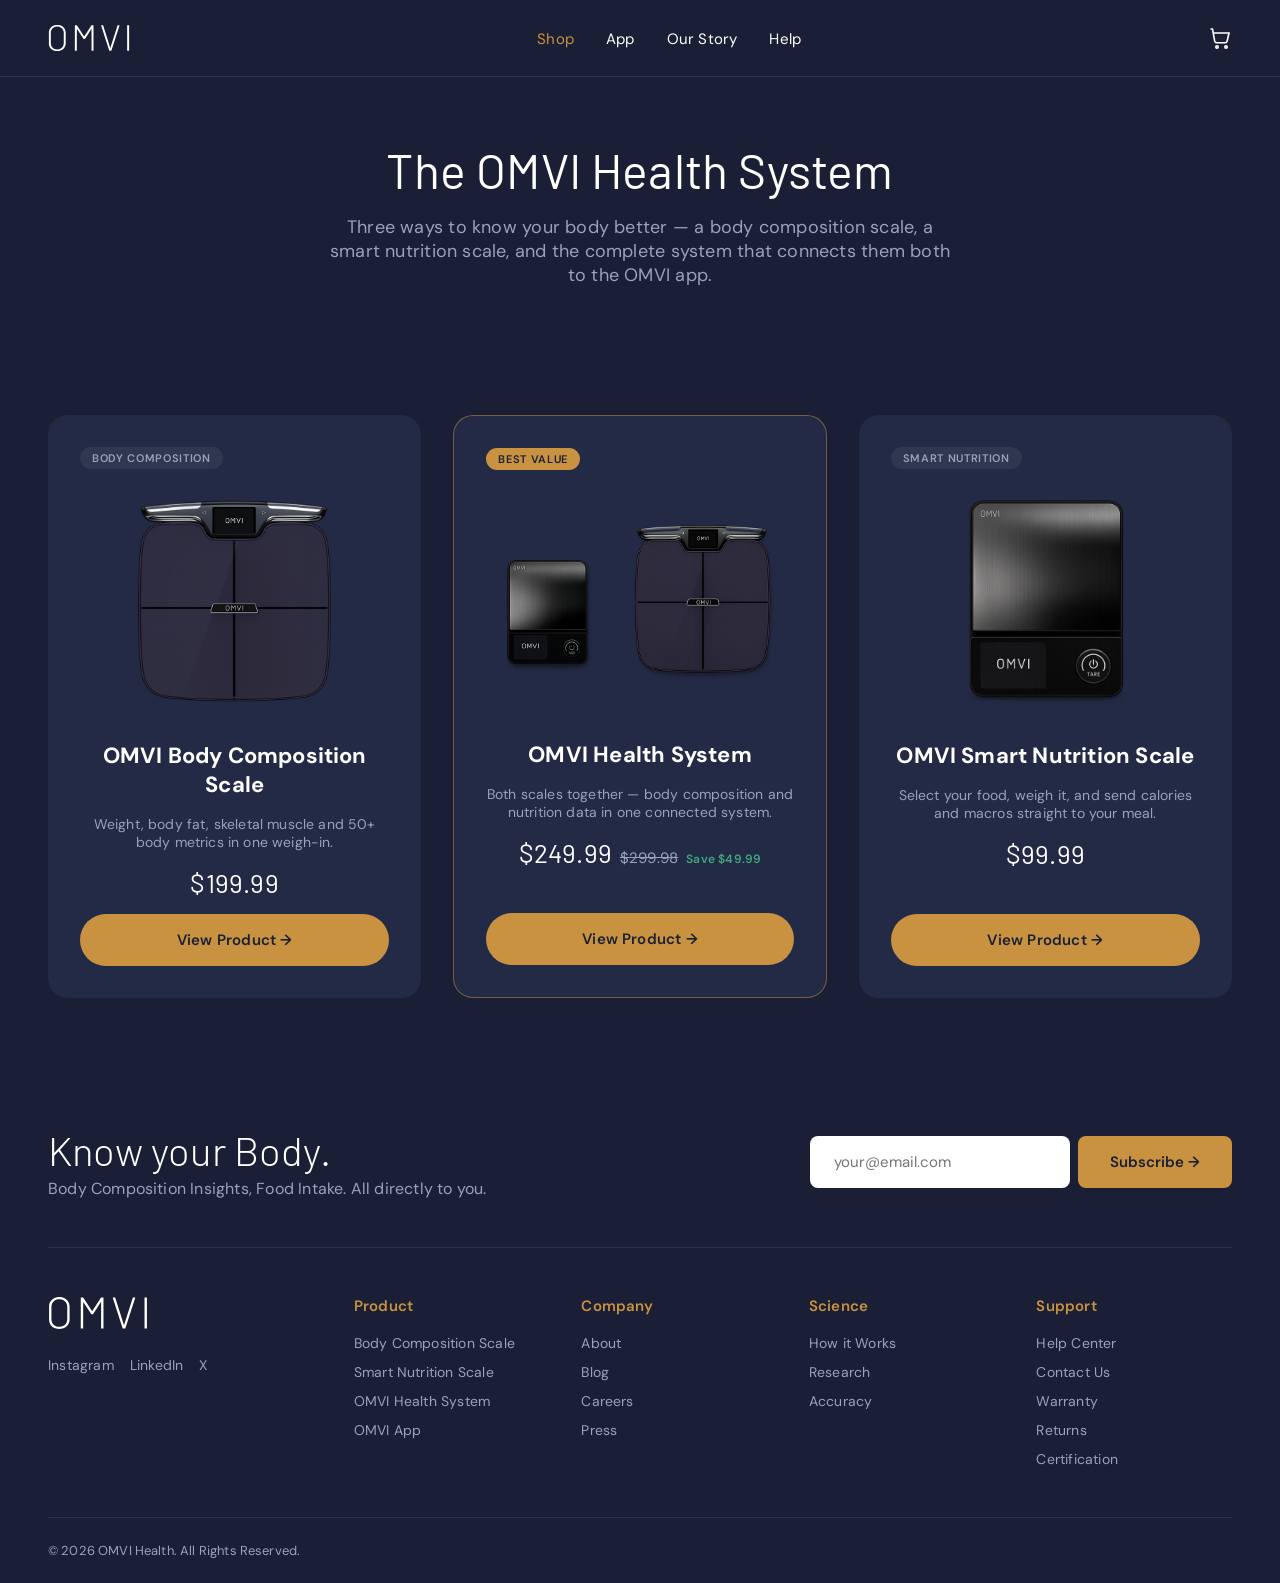
<file: shop.html>
<!DOCTYPE html>
<html lang="en">
<head>
<meta charset="UTF-8">
<meta name="viewport" content="width=device-width, initial-scale=1.0">
<title>Shop — OMVI Health</title>
<link rel="stylesheet" href="styles.css">
<link rel="preconnect" href="https://fonts.googleapis.com">
<link rel="preconnect" href="https://fonts.gstatic.com" crossorigin>
<link href="https://fonts.googleapis.com/css2?family=Barlow:wght@300;400&family=DM+Sans:wght@400;500;600;700&display=swap" rel="stylesheet">
</head>
<body>
<header class="site-header">
<a href="index.html" class="logo"><img src="images/omvi-logo.svg" alt="OMVI"></a>
<nav class="primary-navigation">
<ul>
<li><a href="shop.html" aria-current="page">Shop</a></li>
<li><a href="app.html">App</a></li>
<li><a href="ourstory.html">Our Story</a></li>
<li><a href="help.html">Help</a></li>
</ul>
</nav>
<div class="header-actions">
<button type="button" class="nav-toggle" id="nav-toggle" aria-label="Toggle navigation menu" aria-expanded="false">
<span></span><span></span><span></span>
</button>
<a href="#cart" class="cart-icon" aria-label="View cart">
<svg viewBox="0 0 24 24" fill="none" stroke="currentColor" stroke-width="1.6"><circle cx="9" cy="21" r="1.2"/><circle cx="18" cy="21" r="1.2"/><path d="M2.5 3h2l2.2 12.2a2 2 0 0 0 2 1.6h8.4a2 2 0 0 0 2-1.6L21 7H5.3"/></svg>
</a>
</div>
</header>

<main>

<section class="hero-section" style="grid-template-columns:1fr;">
<div class="page-intro">
<h1>The OMVI Health System</h1>
<p>Three ways to know your body better — a body composition scale, a smart nutrition scale, and the complete system that connects them both to the OMVI app.</p>
</div>
</section>

<section class="sku-section">
<div class="sku-grid">

<article class="sku-card">
<span class="sku-badge">Body Composition</span>
<img class="render" src="images/omvi-body-scale-rendering.png" alt="OMVI Body Composition Scale product rendering">
<h3>OMVI Body Composition Scale</h3>
<p>Weight, body fat, skeletal muscle and 50+ body metrics in one weigh-in.</p>
<div class="sku-price">
<span class="price-now">$199.99</span>
</div>
<a href="bodyscale.html" class="btn btn-primary sku-cta">View Product &rarr;</a>
</article>

<article class="sku-card sku-card-featured">
<span class="sku-badge sku-badge-gold">Best Value</span>
<img class="render" src="images/omvi-system-rendering.png" alt="OMVI Health System — Body Composition Scale and Smart Nutrition Scale product rendering">
<h3>OMVI Health System</h3>
<p>Both scales together — body composition and nutrition data in one connected system.</p>
<div class="sku-price">
<span class="price-now">$249.99</span>
<span class="price-was">$299.98</span>
<span class="price-save">Save $49.99</span>
</div>
<a href="system.html" class="btn btn-primary sku-cta">View Product &rarr;</a>
</article>

<article class="sku-card">
<span class="sku-badge">Smart Nutrition</span>
<img class="render" src="images/omvi-nutrition-scale-rendering.png" alt="OMVI Smart Nutrition Scale product rendering">
<h3>OMVI Smart Nutrition Scale</h3>
<p>Select your food, weigh it, and send calories and macros straight to your meal.</p>
<div class="sku-price">
<span class="price-now">$99.99</span>
</div>
<a href="nutritionscale.html" class="btn btn-primary sku-cta">View Product &rarr;</a>
</article>

</div>
</section>

</main>

<footer class="site-footer">
<div class="footer-top">
<div class="footer-tagline">
<h2>Know your Body.</h2>
<p>Body Composition Insights, Food Intake. All directly to you.</p>
</div>
<form class="subscribe-form" action="#" method="post">
<label for="footer-email" class="sr-only">Email address</label>
<input id="footer-email" type="email" name="email" placeholder="your@email.com" required>
<button type="submit">Subscribe &rarr;</button>
</form>
</div>

<div class="footer-columns">
<div class="footer-brand">
<span class="logo"><img src="images/omvi-logo.svg" alt="OMVI"></span>
<ul class="social-links">
<li><a href="#" aria-label="Instagram">Instagram</a></li>
<li><a href="#" aria-label="LinkedIn">LinkedIn</a></li>
<li><a href="#" aria-label="X">X</a></li>
</ul>
</div>

<nav class="footer-nav">
<details>
<summary>Product</summary>
<ul>
<li><a href="bodyscale.html">Body Composition Scale</a></li>
<li><a href="nutritionscale.html">Smart Nutrition Scale</a></li>
<li><a href="system.html">OMVI Health System</a></li>
<li><a href="app.html">OMVI App</a></li>
</ul>
</details>
</nav>

<nav class="footer-nav">
<details>
<summary>Company</summary>
<ul>
<li><a href="ourstory.html">About</a></li>
<li><a href="#">Blog</a></li>
<li><a href="#">Careers</a></li>
<li><a href="#">Press</a></li>
</ul>
</details>
</nav>

<nav class="footer-nav">
<details>
<summary>Science</summary>
<ul>
<li><a href="app.html">How it Works</a></li>
<li><a href="#">Research</a></li>
<li><a href="#">Accuracy</a></li>
</ul>
</details>
</nav>

<nav class="footer-nav">
<details>
<summary>Support</summary>
<ul>
<li><a href="help.html">Help Center</a></li>
<li><a href="help.html#contact">Contact Us</a></li>
<li><a href="help.html#warranty">Warranty</a></li>
<li><a href="help.html#returns">Returns</a></li>
<li><a href="help.html#certification">Certification</a></li>
</ul>
</details>
</nav>
</div>

<div class="footer-bottom">
<p>&copy; 2026 OMVI Health. All Rights Reserved.</p>
</div>
</footer>

<script>
(function () {
    var toggle = document.getElementById('nav-toggle');
    var nav = document.querySelector('.site-header');
    if (!toggle || !nav) { return; }

    toggle.addEventListener('click', function () {
        var isOpen = nav.classList.toggle('nav-open');
        toggle.setAttribute('aria-expanded', isOpen ? 'true' : 'false');
    });
})();
</script>

<script>
(function () {
    var footerDetails = document.querySelectorAll('.footer-nav details');
    var desktopQuery = window.matchMedia('(min-width: 481px)');

    function syncFooterAccordion() {
        footerDetails.forEach(function (d) {
            d.open = desktopQuery.matches;
        });
    }

    syncFooterAccordion();
    desktopQuery.addEventListener('change', syncFooterAccordion);
})();
</script>

</body>
</html>
</file>
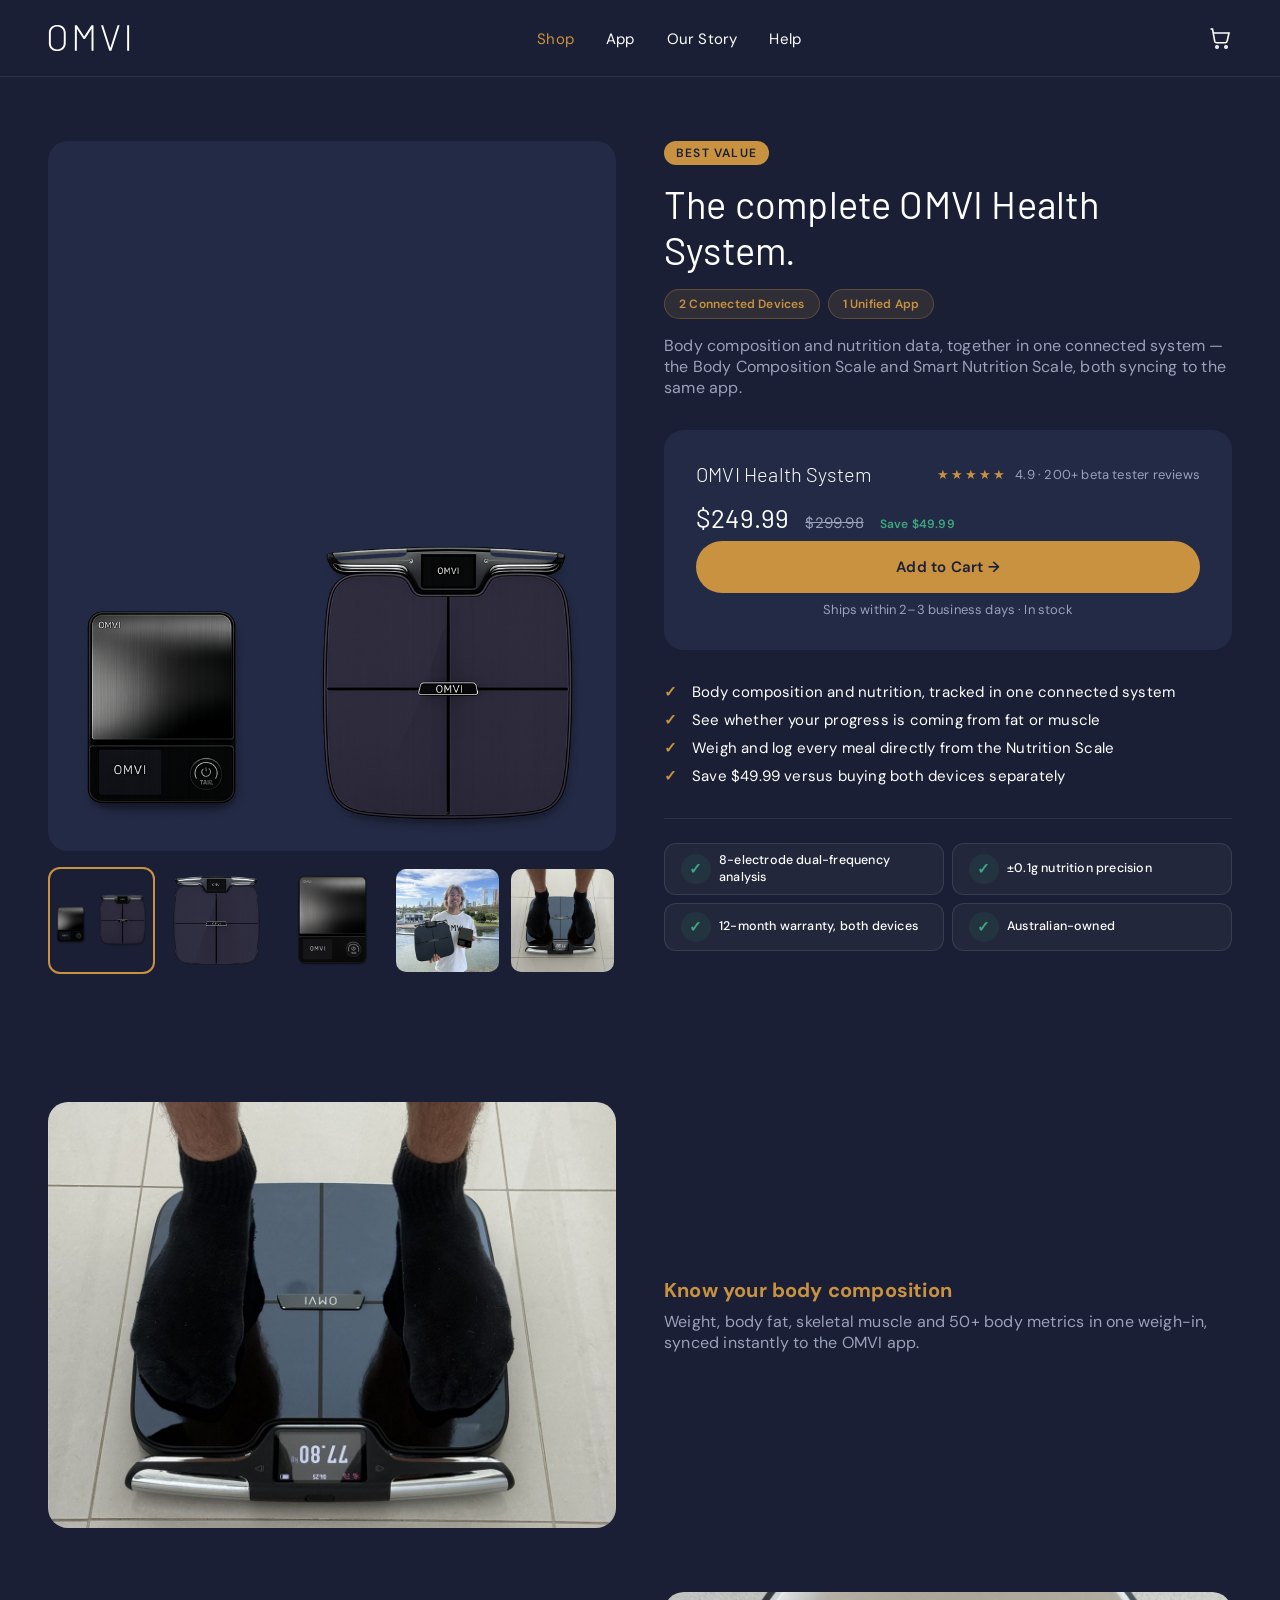
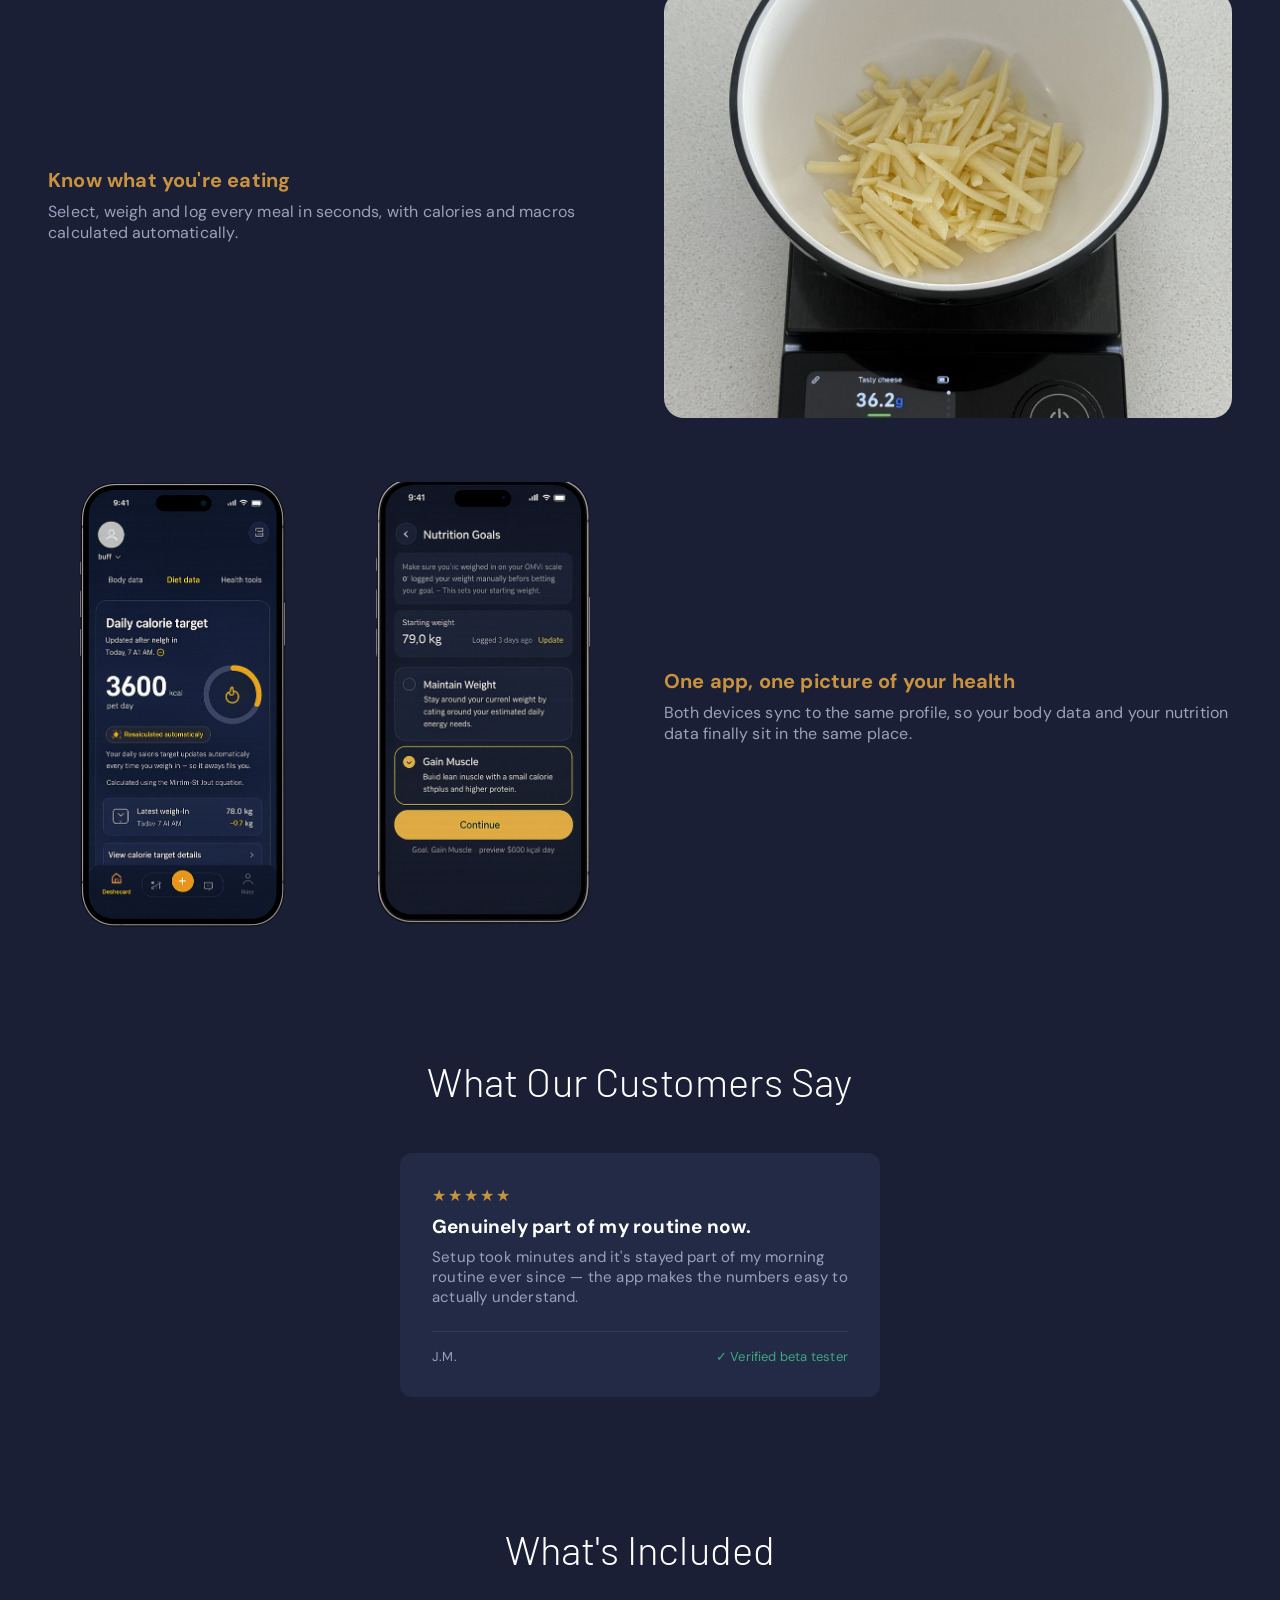
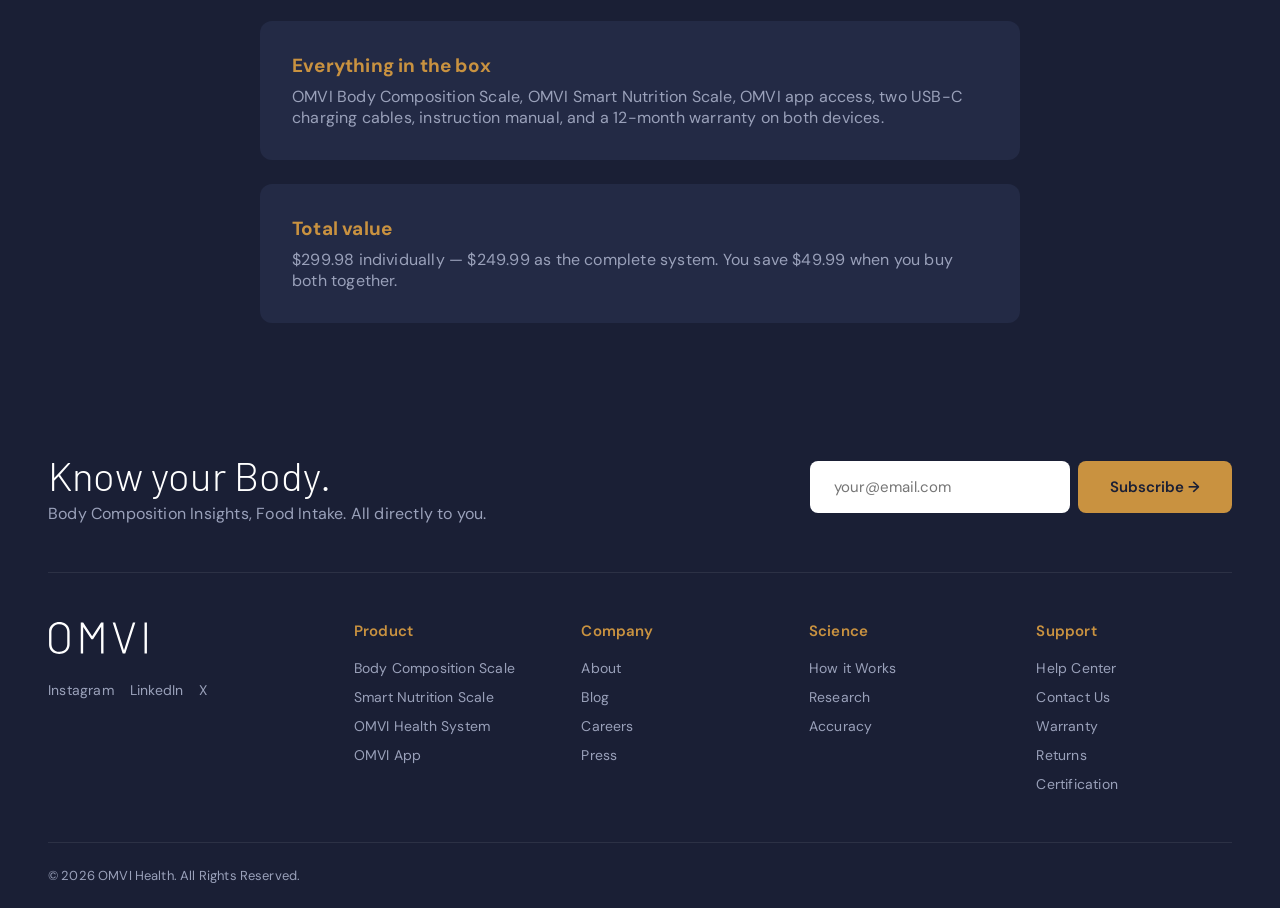
<file: system.html>
<!DOCTYPE html>
<html lang="en">
<head>
<meta charset="UTF-8">
<meta name="viewport" content="width=device-width, initial-scale=1.0">
<title>OMVI Health System</title>
<link rel="stylesheet" href="styles.css">
<link rel="preconnect" href="https://fonts.googleapis.com">
<link rel="preconnect" href="https://fonts.gstatic.com" crossorigin>
<link href="https://fonts.googleapis.com/css2?family=Barlow:wght@300;400&family=DM+Sans:wght@400;500;600;700&display=swap" rel="stylesheet">
</head>
<body>
<header class="site-header">
<a href="index.html" class="logo"><img src="images/omvi-logo.svg" alt="OMVI"></a>
<nav class="primary-navigation">
<ul>
<li><a href="shop.html" aria-current="page">Shop</a></li>
<li><a href="app.html">App</a></li>
<li><a href="ourstory.html">Our Story</a></li>
<li><a href="help.html">Help</a></li>
</ul>
</nav>
<div class="header-actions">
<button type="button" class="nav-toggle" id="nav-toggle" aria-label="Toggle navigation menu" aria-expanded="false">
<span></span><span></span><span></span>
</button>
<a href="#cart" class="cart-icon" aria-label="View cart">
<svg viewBox="0 0 24 24" fill="none" stroke="currentColor" stroke-width="1.6"><circle cx="9" cy="21" r="1.2"/><circle cx="18" cy="21" r="1.2"/><path d="M2.5 3h2l2.2 12.2a2 2 0 0 0 2 1.6h8.4a2 2 0 0 0 2-1.6L21 7H5.3"/></svg>
</a>
</div>
</header>

<main>

<section class="pdp-hero">
<div class="pdp-gallery">
<div class="pdp-media">
<img class="render" src="images/omvi-system-rendering.png" alt="OMVI Health System — both scales together, product rendering" id="pdp-main-image">
</div>
<div class="pdp-thumbs" id="pdp-thumbs">
<button type="button" class="pdp-thumb active" data-src="images/omvi-system-rendering.png" data-alt="OMVI Health System — both scales together, product rendering">
<img class="render" src="images/omvi-system-rendering.png" alt="OMVI Health System — both scales together, product rendering">
</button>
<button type="button" class="pdp-thumb" data-src="images/omvi-body-scale-rendering.png" data-alt="OMVI Body Composition Scale product rendering">
<img class="render" src="images/omvi-body-scale-rendering.png" alt="OMVI Body Composition Scale product rendering">
</button>
<button type="button" class="pdp-thumb" data-src="images/omvi-nutrition-scale-rendering.png" data-alt="OMVI Smart Nutrition Scale product rendering">
<img class="render" src="images/omvi-nutrition-scale-rendering.png" alt="OMVI Smart Nutrition Scale product rendering">
</button>
<button type="button" class="pdp-thumb" data-src="images/omvi-founder-holding-both-scales-01.jpg" data-alt="OMVI founder holding both scales">
<img src="images/omvi-founder-holding-both-scales-01.jpg" alt="OMVI founder holding both scales">
</button>
<button type="button" class="pdp-thumb" data-src="images/omvi-body-scale-in-use-weight-02.jpg" data-alt="OMVI Body Composition Scale in use">
<img src="images/omvi-body-scale-in-use-weight-02.jpg" alt="OMVI Body Composition Scale in use">
</button>
</div>
</div>
<div class="pdp-info">
<span class="pdp-eyebrow sku-badge sku-badge-gold" style="display:inline-block;">Best Value</span>
<h1>The complete OMVI Health System.</h1>
<div class="pdp-badges">
<span class="pdp-badge">2 Connected Devices</span>
<span class="pdp-badge">1 Unified App</span>
</div>
<p class="pdp-sub">Body composition and nutrition data, together in one connected system — the Body Composition Scale and Smart Nutrition Scale, both syncing to the same app.</p>

<div class="purchase-panel">
<div class="purchase-top">
<h2 class="purchase-name">OMVI Health System</h2>
<div class="purchase-rating"><span class="stars">&#9733;&#9733;&#9733;&#9733;&#9733;</span><span>4.9 &middot; 200+ beta tester reviews</span></div>
</div>
<div class="purchase-price-row">
<span class="price-now">$249.99</span>
<span class="price-was">$299.98</span>
<span class="price-save">Save $49.99</span>
</div><a href="#cart" class="btn btn-primary purchase-cta">Add to Cart &rarr;</a>
<p class="purchase-meta">Ships within 2&ndash;3 business days &middot; In stock</p>
</div>

<ul class="benefit-list">
<li>Body composition and nutrition, tracked in one connected system</li>
<li>See whether your progress is coming from fat or muscle</li>
<li>Weigh and log every meal directly from the Nutrition Scale</li>
<li>Save $49.99 versus buying both devices separately</li>
</ul>

<div class="trust-badges">
<div class="trust-badge"><span class="trust-badge-icon">&check;</span><span class="trust-badge-text">8-electrode dual-frequency analysis</span></div>
<div class="trust-badge"><span class="trust-badge-icon">&check;</span><span class="trust-badge-text">&plusmn;0.1g nutrition precision</span></div>
<div class="trust-badge"><span class="trust-badge-icon">&check;</span><span class="trust-badge-text">12-month warranty, both devices</span></div>
<div class="trust-badge"><span class="trust-badge-icon">&check;</span><span class="trust-badge-text">Australian-owned</span></div>
</div>
</div>
</section>

<section class="features-section">

<article class="feature-row">
<div class="feature-media">
<img src="images/omvi-body-scale-in-use-weight-02.jpg" alt="Person standing on the OMVI body scale showing a live weight reading">
</div>
<div class="feature-copy">
<h3>Know your body composition</h3>
<p>Weight, body fat, skeletal muscle and 50+ body metrics in one weigh-in, synced instantly to the OMVI app.</p>
</div>
</article>

<article class="feature-row reverse">
<div class="feature-media">
<img src="images/omvi-kitchen-scale-in-use-food-metrics-01.jpg" alt="OMVI kitchen scale weighing food and showing calories and fat">
</div>
<div class="feature-copy">
<h3>Know what you're eating</h3>
<p>Select, weigh and log every meal in seconds, with calories and macros calculated automatically.</p>
</div>
</article>

<article class="feature-row">
<div class="feature-media app-media">
<img src="images/omvi-app-calorie-target.png" alt="OMVI app daily calorie target dashboard">
<img src="images/omvi-app-nutrition-goals.png" alt="OMVI app nutrition goal selection screen">
</div>
<div class="feature-copy">
<h3>One app, one picture of your health</h3>
<p>Both devices sync to the same profile, so your body data and your nutrition data finally sit in the same place.</p>
</div>
</article>

</section>

<section class="reviews-section">
<div class="section-heading">
<h2>What Our Customers Say</h2>
</div>
<div class="reviews-grid review-single">

<article class="review-card">
<span class="stars">&#9733;&#9733;&#9733;&#9733;&#9733;</span>
<h3>Genuinely part of my routine now.</h3>
<p>Setup took minutes and it's stayed part of my morning routine ever since — the app makes the numbers easy to actually understand.</p>
<div class="review-meta"><span>J.M.</span><span class="verified">&check; Verified beta tester</span></div>
</article>

</div>
</section>

<section class="reviews-section">
<div class="section-heading">
<h2>What's Included</h2>
</div>
<div class="faq-list">
<article class="faq-item">
<h3>Everything in the box</h3>
<p>OMVI Body Composition Scale, OMVI Smart Nutrition Scale, OMVI app access, two USB-C charging cables, instruction manual, and a 12-month warranty on both devices.</p>
</article>
<article class="faq-item">
<h3>Total value</h3>
<p>$299.98 individually &mdash; $249.99 as the complete system. You save $49.99 when you buy both together.</p>
</article>
</div>
</section>

</main>

<footer class="site-footer">
<div class="footer-top">
<div class="footer-tagline">
<h2>Know your Body.</h2>
<p>Body Composition Insights, Food Intake. All directly to you.</p>
</div>
<form class="subscribe-form" action="#" method="post">
<label for="footer-email" class="sr-only">Email address</label>
<input id="footer-email" type="email" name="email" placeholder="your@email.com" required>
<button type="submit">Subscribe &rarr;</button>
</form>
</div>

<div class="footer-columns">
<div class="footer-brand">
<span class="logo"><img src="images/omvi-logo.svg" alt="OMVI"></span>
<ul class="social-links">
<li><a href="#" aria-label="Instagram">Instagram</a></li>
<li><a href="#" aria-label="LinkedIn">LinkedIn</a></li>
<li><a href="#" aria-label="X">X</a></li>
</ul>
</div>

<nav class="footer-nav">
<details>
<summary>Product</summary>
<ul>
<li><a href="bodyscale.html">Body Composition Scale</a></li>
<li><a href="nutritionscale.html">Smart Nutrition Scale</a></li>
<li><a href="system.html">OMVI Health System</a></li>
<li><a href="app.html">OMVI App</a></li>
</ul>
</details>
</nav>

<nav class="footer-nav">
<details>
<summary>Company</summary>
<ul>
<li><a href="ourstory.html">About</a></li>
<li><a href="#">Blog</a></li>
<li><a href="#">Careers</a></li>
<li><a href="#">Press</a></li>
</ul>
</details>
</nav>

<nav class="footer-nav">
<details>
<summary>Science</summary>
<ul>
<li><a href="app.html">How it Works</a></li>
<li><a href="#">Research</a></li>
<li><a href="#">Accuracy</a></li>
</ul>
</details>
</nav>

<nav class="footer-nav">
<details>
<summary>Support</summary>
<ul>
<li><a href="help.html">Help Center</a></li>
<li><a href="help.html#contact">Contact Us</a></li>
<li><a href="help.html#warranty">Warranty</a></li>
<li><a href="help.html#returns">Returns</a></li>
<li><a href="help.html#certification">Certification</a></li>
</ul>
</details>
</nav>
</div>

<div class="footer-bottom">
<p>&copy; 2026 OMVI Health. All Rights Reserved.</p>
</div>
</footer>

<script>
(function () {
    var thumbs = document.getElementById('pdp-thumbs');
    var mainImage = document.getElementById('pdp-main-image');
    if (!thumbs || !mainImage) { return; }

    thumbs.addEventListener('click', function (e) {
        var btn = e.target.closest('.pdp-thumb');
        if (!btn) { return; }

        mainImage.style.opacity = '0';
        window.setTimeout(function () {
            mainImage.src = btn.getAttribute('data-src');
            mainImage.alt = btn.getAttribute('data-alt');
            mainImage.classList.toggle('render', /\.png$/i.test(mainImage.src));
            mainImage.style.opacity = '1';
        }, 100);

        thumbs.querySelectorAll('.pdp-thumb').forEach(function (t) { t.classList.remove('active'); });
        btn.classList.add('active');
    });
})();
</script>

<script>
(function () {
    var toggle = document.getElementById('nav-toggle');
    var nav = document.querySelector('.site-header');
    if (!toggle || !nav) { return; }

    toggle.addEventListener('click', function () {
        var isOpen = nav.classList.toggle('nav-open');
        toggle.setAttribute('aria-expanded', isOpen ? 'true' : 'false');
    });
})();
</script>

<script>
(function () {
    var footerDetails = document.querySelectorAll('.footer-nav details');
    var desktopQuery = window.matchMedia('(min-width: 481px)');

    function syncFooterAccordion() {
        footerDetails.forEach(function (d) {
            d.open = desktopQuery.matches;
        });
    }

    syncFooterAccordion();
    desktopQuery.addEventListener('change', syncFooterAccordion);
})();
</script>

</body>
</html>
</file>
<file: styles.css>
/* ========================================
   OMVI Health Design System
======================================== */

:root {
    --color-primary: #1A1F35;
    --color-primary-light: #232A45;
    --color-secondary: #C99240;
    --color-bg: #1A1F35;
    --color-surface: #FFFFFF;
    --color-text: #FFFFFF;
    --color-text-muted: #9AA1BA;
    --color-nav-bg: #1A1F35;
    --color-cta: #C99240;
    --color-accent: #FFFFFF;
    --color-ink: #1A1F35;
    /* Brand green (#2F7D5F) is documented at icon scale only (3:1 non-text
       minimum). At the small text sizes it's used at here (.verified,
       .price-save) it measures 3.27:1 against navy — fails WCAG AA 4.5:1
       for normal text. Lightened to the same hue/saturation at 5.46:1. */
    --color-success: #3FA77F;

    --font-heading: "Barlow", sans-serif;
    --font-body: "DM Sans", sans-serif;

    --space-xs: 4px;
    --space-sm: 8px;
    --space-md: 16px;
    --space-lg: 24px;
    --space-xl: 32px;
    --space-2xl: 48px;
    --space-3xl: 64px;

    --radius-md: 12px;
    --radius-lg: 20px;
    --max-width: 1280px;
}

* {
    margin: 0;
    padding: 0;
    box-sizing: border-box;
}

html {
    overflow-x: hidden;
}

body {
    background-color: var(--color-bg);
    color: var(--color-text);
    font-family: var(--font-body);
    font-size: 16px;
    line-height: normal;
    letter-spacing: 0.012em;
}

img {
    max-width: 100%;
    display: block;
}

a {
    text-decoration: none;
    color: inherit;
}

ul {
    list-style: none;
}

/* H1 - Heading: Barlow Regular 86/Auto per brand style sheet */
h1 {
    font-family: var(--font-heading);
    font-weight: 400;
    font-size: 86px;
    line-height: normal;
}

/* H2 - Display: Barlow Light 40/Auto per brand style sheet */
h2 {
    font-family: var(--font-heading);
    font-weight: 300;
    font-size: 40px;
    line-height: normal;
}

/* H3 - Heading: DM Sans Bold 20/Auto per brand style sheet */
h3 {
    font-family: var(--font-body);
    font-weight: 700;
    font-size: 20px;
    line-height: normal;
    margin-bottom: var(--space-sm);
}

p {
    font-size: 16px;
    line-height: normal;
    letter-spacing: 0.012em;
    color: var(--color-text-muted);
}

.sr-only {
    position: absolute;
    width: 1px;
    height: 1px;
    overflow: hidden;
    clip: rect(0 0 0 0);
    white-space: nowrap;
}

/* ===== Header ===== */

.site-header {
    background-color: var(--color-nav-bg);
    padding: var(--space-lg) var(--space-2xl);
    display: flex;
    align-items: center;
    justify-content: space-between;
    position: sticky;
    top: 0;
    z-index: 100;
    border-bottom: 1px solid rgba(255,255,255,0.08);
}

.logo {
    display: inline-flex;
    align-items: center;
    color: var(--color-text);
}

.logo img {
    display: block;
    height: 28px;
    width: auto;
}

.primary-navigation ul {
    display: flex;
    gap: var(--space-xl);
}

.primary-navigation a {
    color: var(--color-text);
    font-size: 15px;
    transition: color 0.2s ease;
}

.primary-navigation a:hover {
    color: var(--color-secondary);
}

.primary-navigation a[aria-current="page"] {
    color: var(--color-secondary);
}

.cart-icon {
    width: 24px;
    height: 24px;
    color: var(--color-text);
}

.cart-icon svg {
    width: 100%;
    height: 100%;
}

/* ===== Layout helpers ===== */

section {
    padding: var(--space-3xl) var(--space-2xl);
}

.section-heading {
    max-width: 640px;
    margin: 0 auto var(--space-2xl);
    text-align: center;
}

.section-heading h2 {
    color: var(--color-accent);
    margin-bottom: var(--space-sm);
}

/* ===== Hero (pinned scroll) ===== */

/* Shell is 2.15x the viewport (matching the reference pacing), so the
   sticky scene stays pinned for ~1.15 screens of scrolling. */
.hero-shell {
    position: relative;
    height: 215vh;
    height: 215svh;
    /* overrides the generic `section` padding so the scene is full-bleed */
    padding: 0;
    background-color: var(--color-primary);
}

/* Full-bleed: top:0, exactly one viewport tall, no max-width or padding.
   The sticky header floats over it, same as the reference. */
.hero-scene {
    position: sticky;
    top: 0;
    height: 100vh;
    height: 100svh;
    width: 100%;
    color: var(--color-text);
    overflow: hidden;
}

.btn {
    display: inline-block;
    padding: var(--space-md) var(--space-xl);
    font-weight: 600;
    border-radius: 999px;
    font-size: 15px;
}

.btn-primary {
    background-color: var(--color-cta);
    color: var(--color-primary);
}

.btn-secondary {
    background-color: var(--color-surface);
    color: var(--color-primary);
}

.hero-trust {
    display: flex;
    align-items: center;
    gap: var(--space-md);
    font-size: 14px;
    color: var(--color-text-muted);
}

.hero-trust.centered {
    justify-content: center;
    margin-top: var(--space-sm);
}

.stars {
    color: var(--color-secondary);
    letter-spacing: 2px;
}

.hero-trust .divider {
    color: rgba(255,255,255,0.3);
}

/* ===== Hero canvas (products assembling from chaos) ===== */

/* Canvas fills the entire scene edge to edge. Every child is positioned
   with left/top percentages driven by JS, centred via translate(-50%,-50%). */
.hero-canvas {
    position: absolute;
    inset: 0;
    width: 100%;
    height: 100%;
}

.hero-cta {
    position: absolute;
    left: 50%;
    top: 92%;
    transform: translate(-50%, -50%);
    white-space: nowrap;
    opacity: 0;
    z-index: 22;
    will-change: transform, opacity;
}

.hero-lines {
    position: absolute;
    inset: 0;
    width: 100%;
    height: 100%;
    z-index: 7;
    pointer-events: none;
    overflow: visible;
}

.hero-lines line {
    stroke: rgba(154, 161, 186, 0.55);
    stroke-width: 1.5;
    stroke-linecap: round;
    stroke-dasharray: 3 5;
    opacity: 0;
    will-change: opacity;
}

.product-tag {
    position: absolute;
    top: 0;
    left: 0;
    display: flex;
    flex-direction: column;
    gap: 2px;
    text-align: center;
    background-color: rgba(26, 31, 53, 0.95);
    border: 1px solid rgba(201, 146, 64, 0.35);
    border-radius: 12px;
    padding: 8px 16px;
    box-shadow: 0 12px 28px rgba(0,0,0,0.45);
    z-index: 25;
    opacity: 0;
    white-space: nowrap;
    will-change: transform, opacity;
}

.product-tag .tag-title {
    font-family: var(--font-heading);
    font-size: clamp(11px, 1.25vw, 15px);
    letter-spacing: 0.03em;
    color: var(--color-accent);
}

.product-tag .tag-sub {
    font-size: clamp(9px, 0.8vw, 11px);
    color: var(--color-secondary);
}

.hero-insight {
    position: absolute;
    left: 50%;
    top: 78%;
    transform: translate(-50%, -50%);
    width: min(92%, 560px);
    background-color: rgba(26, 31, 53, 0.82);
    border: 1px solid rgba(201, 146, 64, 0.28);
    border-radius: var(--radius-lg);
    padding: var(--space-md) var(--space-lg);
    backdrop-filter: blur(6px);
    z-index: 20;
    opacity: 0;
    will-change: transform, opacity;
}

.insight-stats {
    display: flex;
    align-items: center;
    justify-content: center;
    gap: var(--space-md);
    margin-bottom: var(--space-sm);
}

.insight-stat {
    display: flex;
    flex-direction: column;
    align-items: center;
    gap: 1px;
}

.insight-value {
    font-family: var(--font-heading);
    font-size: 20px;
    color: var(--color-accent);
}

.insight-value small {
    font-family: var(--font-body);
    font-size: 11px;
    color: var(--color-text-muted);
    margin-left: 2px;
}

.insight-label {
    font-size: 10px;
    letter-spacing: 0.04em;
    text-transform: uppercase;
    color: var(--color-secondary);
}

.insight-sep {
    width: 1px;
    height: 26px;
    background-color: rgba(255,255,255,0.12);
}

.insight-sentence {
    text-align: center;
    font-size: 12px;
    color: var(--color-text-muted);
    margin: 0;
}

/* ===== Hero headline (swaps from the problem to the promise) ===== */

.hero-headline {
    position: absolute;
    left: 50%;
    top: 22%;
    transform: translate(-50%, -50%);
    width: min(94%, 900px);
    height: 0;
    z-index: 15;
    pointer-events: none;
}

.hl {
    position: absolute;
    left: 0;
    right: 0;
    top: 0;
    margin: 0;
    text-align: center;
    font-family: var(--font-heading);
    font-weight: 300;
    font-size: clamp(27px, 4.9vw, 60px);
    line-height: 1.06;
    color: var(--color-accent);
    text-shadow: 0 4px 26px rgba(10, 13, 24, 0.8);
    will-change: transform, opacity;
}

.hl em {
    display: block;
    font-style: italic;
    color: var(--color-secondary);
}

/* ===== Floating "noise" cards shown before the scroll resolves ===== */

.chaos-card {
    position: absolute;
    top: 0;
    left: 0;
    display: flex;
    flex-direction: column;
    gap: 3px;
    width: max-content;
    max-width: clamp(148px, 19vw, 248px);
    padding: clamp(9px, 1vw, 15px) clamp(11px, 1.2vw, 17px);
    border-radius: 14px;
    background-color: rgba(30, 35, 58, 0.92);
    border: 1px solid rgba(255, 255, 255, 0.10);
    box-shadow: 0 14px 34px rgba(0, 0, 0, 0.45);
    z-index: 9;
    will-change: transform, opacity, left, top;
}

.cc-eyebrow {
    font-size: clamp(8px, 0.7vw, 10px);
    letter-spacing: 0.12em;
    text-transform: uppercase;
    color: var(--color-text-muted);
}

.cc-value {
    font-family: var(--font-heading);
    font-size: clamp(19px, 2.1vw, 30px);
    line-height: 1.05;
    color: var(--color-accent);
}

.cc-value small {
    font-family: var(--font-body);
    font-size: 0.42em;
    color: var(--color-text-muted);
    margin-left: 3px;
}

.cc-label {
    font-size: clamp(10px, 0.88vw, 12px);
    color: var(--color-text);
}

.cc-note {
    font-size: clamp(9px, 0.78vw, 11px);
    font-style: italic;
    color: var(--color-text-muted);
}

.cc-badge {
    align-self: flex-start;
    margin-top: 4px;
    font-size: 9px;
    font-weight: 700;
    letter-spacing: 0.08em;
    padding: 3px 8px;
    border-radius: 999px;
    color: var(--color-secondary);
    background-color: rgba(201, 146, 64, 0.16);
    border: 1px solid rgba(201, 146, 64, 0.4);
}

.cc-estimate .cc-value { color: #e0a256; }
.cc-steps .cc-value { color: #6fa8ff; }

.cc-ai {
    background-color: rgba(30, 44, 78, 0.94);
    border-color: rgba(111, 168, 255, 0.34);
}

.cc-ai .cc-eyebrow { color: #6fa8ff; }
.cc-ai .cc-note { color: #d98a8a; }

.cc-sheet {
    background-color: rgba(20, 44, 33, 0.95);
    border-color: rgba(110, 200, 150, 0.28);
    font-family: "Courier New", monospace;
    gap: 2px;
}

.cc-sheet-name {
    font-size: clamp(9px, 0.78vw, 11px);
    font-weight: 700;
    color: #8fe3b4;
    margin-bottom: 3px;
}

.cc-row {
    font-size: clamp(9px, 0.76vw, 11px);
    color: #cfe9da;
}

.cc-row b { font-weight: 400; }
.cc-row i { color: #f0b26b; font-style: normal; }

.cc-total {
    font-size: clamp(9px, 0.76vw, 11px);
    color: #f0b26b;
    margin-top: 3px;
}

.cc-question {
    max-width: clamp(185px, 25vw, 320px);
}

.cc-ask {
    font-family: var(--font-heading);
    font-size: clamp(13px, 1.3vw, 20px);
    line-height: 1.25;
    color: var(--color-accent);
    margin-top: 2px;
}

.cc-question-alt {
    background-color: rgba(28, 42, 74, 0.94);
    border-color: rgba(111, 168, 255, 0.3);
}

.cc-question-alt .cc-eyebrow { color: #6fa8ff; }

.cc-ask-sm {
    font-family: var(--font-heading);
    font-size: clamp(12px, 1.1vw, 17px);
    color: var(--color-accent);
}

.cc-metric { gap: 0; }

.cc-mark {
    font-family: var(--font-heading);
    font-size: clamp(24px, 2.9vw, 44px);
    line-height: 1;
    color: var(--color-text-muted);
}

.cc-metric-gold .cc-mark { color: var(--color-secondary); }

/* Products are sized off the viewport so they stay large on every screen.
   Portrait gets a much larger share of width, matching the reference where
   the product art scales up to fill a narrow screen. */
/* Product-rendering PNGs are transparent, isolated cutouts (not cropped
   photos), so they float with a natural drop-shadow like the phones do,
   rather than being masked into a solid rounded "card" with a boxed shadow. */
.const-card {
    position: absolute;
    top: 0;
    left: 0;
    margin: 0;
    width: clamp(230px, 31vw, 440px);
    filter: drop-shadow(0 20px 34px rgba(0,0,0,0.5));
    z-index: 6;
    will-change: transform, opacity;
}

.const-card img {
    width: 100%;
    height: auto;
    display: block;
}

.const-phone {
    position: absolute;
    top: 0;
    left: 0;
    margin: 0;
    width: clamp(120px, 15vw, 210px);
    filter: drop-shadow(0 20px 34px rgba(0,0,0,0.5));
    z-index: 8;
    will-change: transform, opacity;
}

.const-phone img {
    width: 100%;
    height: auto;
    display: block;
}

/* Portrait: the two scales sit side by side, so each card has to stay
   under half the width or they collide. 38vw leaves a clear gap between. */
@media (orientation: portrait) {
    .const-card {
        width: clamp(165px, 46vw, 440px);
    }

    .const-phone {
        width: clamp(95px, 27vw, 220px);
    }

    .hero-headline {
        top: 25%;
        width: 94%;
    }

    .hl {
        font-size: clamp(27px, 7.7vw, 48px);
    }

    /* Cards have to shrink hard in portrait or they tile over each other. */
    .chaos-card {
        max-width: clamp(116px, 39vw, 210px);
        padding: 8px 10px;
        gap: 2px;
        border-radius: 11px;
    }

    .cc-question {
        max-width: clamp(148px, 51vw, 270px);
    }

    .cc-value { font-size: clamp(16px, 4.4vw, 24px); }
    .cc-ask { font-size: clamp(11px, 3.1vw, 16px); }
    .cc-mark { font-size: clamp(20px, 5.6vw, 32px); }

    /* Narrower tags, or the two-line label reaches across into the phone. */
    .product-tag {
        padding: 6px 10px;
        border-radius: 10px;
    }

    .product-tag .tag-title { font-size: 10px; }
    .product-tag .tag-sub { font-size: 8.5px; }

    .hero-insight {
        top: 82%;
        padding: var(--space-md);
    }

    .hero-cta {
        top: 93.5%;
    }

    .insight-sentence {
        font-size: 11px;
    }
}

/* The smallest phones cannot hold nine cards without them colliding, so a
   subset is shown. The remaining cards keep their original scatter slots,
   which spreads them further apart rather than leaving gaps. */
@media (max-width: 400px), (max-height: 700px) {
    .cc-sheet,
    .cc-ai,
    .cc-question-alt {
        display: none;
    }

    .product-tag {
        padding: 5px 8px;
    }

    .product-tag .tag-title { font-size: 9px; }
    .product-tag .tag-sub { font-size: 8px; }
}

/* 360px-class phones specifically (390px and up have enough vertical room
   to stay at the larger portrait size above) — otherwise the enlarged hero
   phone's bottom edge reaches into the insight stats below it. */
@media (max-width: 375px) {
    .const-phone {
        width: 68px;
    }
}

/* Short viewports (small phones, landscape phones) cannot fit the stats
   card and the CTA at full size — drop the sentence to reclaim the room. */
@media (max-height: 700px) {
    .insight-sentence {
        display: none;
    }

    .hero-insight {
        top: 76%;
        padding: var(--space-sm) var(--space-md);
    }
}

/* ===== SKU cards (3-product overview) ===== */

.sku-section {
    max-width: var(--max-width);
    margin: 0 auto;
}

.sku-grid {
    display: grid;
    grid-template-columns: repeat(3, 1fr);
    gap: var(--space-xl);
    align-items: stretch;
}

.sku-grid-single {
    grid-template-columns: 1fr;
    max-width: 420px;
    margin: 0 auto;
}

.sku-card {
    background-color: var(--color-primary-light);
    border-radius: var(--radius-lg);
    padding: var(--space-xl);
    display: flex;
    flex-direction: column;
    align-items: center;
    text-align: center;
    gap: var(--space-sm);
    position: relative;
}

.sku-card-featured {
    border: 1px solid rgba(201, 146, 64, 0.5);
}

.sku-badge {
    align-self: flex-start;
    font-size: 11px;
    font-weight: 600;
    letter-spacing: 0.06em;
    text-transform: uppercase;
    color: var(--color-text-muted);
    background-color: rgba(255,255,255,0.06);
    border-radius: 999px;
    padding: 4px 12px;
    margin-bottom: var(--space-sm);
}

.sku-badge-gold {
    color: var(--color-primary);
    background-color: var(--color-secondary);
}

.sku-card img {
    width: 100%;
    aspect-ratio: 4 / 3;
    object-fit: cover;
    border-radius: var(--radius-md);
    margin-bottom: var(--space-md);
}

.sku-card img.render,
.pdp-media img.render,
.pdp-thumb img.render {
    object-fit: contain;
}

.sku-card h3 {
    font-size: 22px;
}

.sku-card p {
    font-size: 14px;
}

.sku-price {
    display: flex;
    align-items: baseline;
    gap: var(--space-sm);
    margin: var(--space-sm) 0;
    flex-wrap: wrap;
    justify-content: center;
}

.price-now {
    font-family: var(--font-heading);
    font-size: 26px;
    color: var(--color-accent);
}

.price-was {
    font-size: 15px;
    color: var(--color-text-muted);
    text-decoration: line-through;
}

.price-save {
    font-size: 12px;
    font-weight: 600;
    color: var(--color-success);
}

.sku-cta {
    margin-top: auto;
    width: 100%;
    text-align: center;
}

/* ===== Product showcase ===== */

.showcase-section {
    max-width: var(--max-width);
    margin: 0 auto;
}

.product-grid {
    display: grid;
    grid-template-columns: repeat(3, 1fr);
    gap: var(--space-lg);
}

.product-grid figure {
    background-color: var(--color-primary-light);
    border-radius: var(--radius-md);
    padding: var(--space-md);
    text-align: center;
}

.product-grid img {
    border-radius: var(--radius-md);
    aspect-ratio: 4 / 3;
    object-fit: cover;
    width: 100%;
    margin-bottom: var(--space-md);
}

.product-grid figcaption {
    font-size: 14px;
    color: var(--color-text-muted);
    letter-spacing: 0.5px;
}

/* ===== Feature rows ===== */

.features-section {
    max-width: var(--max-width);
    margin: 0 auto;
}

.feature-row {
    display: grid;
    grid-template-columns: 1fr 1fr;
    gap: var(--space-2xl);
    align-items: center;
    margin-bottom: var(--space-3xl);
}

.feature-row:last-child {
    margin-bottom: 0;
}

/* Homepage-only: wraps the row in a raised card instead of letting the
   photo and copy float directly on the page background. */
.feature-card {
    background-color: var(--color-primary-light);
    border-radius: var(--radius-lg);
    padding: var(--space-xl);
    box-shadow: 0 12px 28px rgba(0, 0, 0, 0.35);
}

.feature-row.reverse .feature-media {
    order: 2;
}

.feature-row.reverse .feature-copy {
    order: 1;
}

.feature-media img {
    border-radius: var(--radius-lg);
    width: 100%;
    aspect-ratio: 4 / 3;
    object-fit: cover;
}

.feature-media.app-media {
    display: grid;
    grid-template-columns: 1fr 1fr;
    align-items: center;
    justify-items: center;
    gap: var(--space-xl);
}

.feature-media.app-media img {
    aspect-ratio: 3 / 5;
    object-fit: contain;
    border-radius: var(--radius-lg);
}

/* Used on the App page's single-phone rows so the phone always renders at
   full width. Without this, .feature-row.reverse .feature-media (a rule
   meant to collapse the outer row layout) also matches these same elements
   and forces this inner grid to 1 column only on the "reverse" row, leaving
   that phone full-width while the non-reverse row's phone stays boxed into
   half a 2-column grid meant for two phones side by side — hence one phone
   rendering noticeably bigger than the other. !important guarantees this
   wins regardless of which breakpoint-specific rule it's competing with. */
.app-media-solo {
    grid-template-columns: 1fr !important;
}

.feature-copy h3 {
    color: var(--color-secondary);
}

/* ===== Sub-page intro banner ===== */

.page-intro {
    max-width: 640px;
    margin: 0 auto;
    text-align: center;
}

.page-intro h1 {
    color: var(--color-accent);
    margin-bottom: var(--space-md);
    font-size: 48px;
}

.page-intro p {
    font-size: 18px;
}

/* ===== Product spotlight (Shop page) ===== */

.price-tag {
    font-family: var(--font-heading);
    font-size: 32px;
    color: var(--color-accent);
    margin: var(--space-md) 0;
}

.feature-copy .btn {
    margin-top: var(--space-sm);
}

/* ===== App store buttons ===== */

.store-buttons {
    display: flex;
    gap: var(--space-md);
    margin-top: var(--space-lg);
}

.store-buttons a {
    border: 1px solid rgba(255,255,255,0.25);
    border-radius: 8px;
    padding: var(--space-sm) var(--space-lg);
    font-size: 14px;
    font-weight: 600;
}

.store-buttons a:hover {
    border-color: var(--color-secondary);
    color: var(--color-secondary);
}

/* ===== FAQ / Help ===== */

.faq-list {
    max-width: 760px;
    margin: 0 auto;
    display: flex;
    flex-direction: column;
    gap: var(--space-lg);
}

.faq-item {
    background-color: var(--color-primary-light);
    border-radius: var(--radius-md);
    padding: var(--space-xl);
}

.faq-item h3 {
    color: var(--color-secondary);
    font-size: 19px;
}

.faq-item p {
    margin: 0;
}

.contact-card {
    background-color: var(--color-primary-light);
    border-radius: var(--radius-lg);
    padding: var(--space-2xl);
    text-align: center;
    max-width: 520px;
    margin: var(--space-2xl) auto 0;
}

.contact-card h3 {
    color: var(--color-accent);
}

.contact-card .btn {
    margin-top: var(--space-md);
}

/* ===== Story section ===== */

.story-section {
    background-color: var(--color-primary-light);
    max-width: 100%;
    display: grid;
    grid-template-columns: 1fr 1fr;
    gap: var(--space-2xl);
    align-items: center;
}

.story-media img {
    border-radius: var(--radius-lg);
    width: 100%;
    aspect-ratio: 3 / 4;
    object-fit: cover;
    object-position: top;
}

.story-copy {
    max-width: 480px;
}

.story-copy h2 {
    color: var(--color-accent);
    margin-bottom: var(--space-lg);
}

.story-copy p {
    margin-bottom: var(--space-md);
}

.link-arrow {
    display: inline-block;
    color: var(--color-secondary);
    font-weight: 600;
    margin-top: var(--space-sm);
}

/* ===== Reviews ===== */

.reviews-section {
    max-width: var(--max-width);
    margin: 0 auto;
}

.reviews-grid {
    display: grid;
    grid-template-columns: repeat(3, 1fr);
    gap: var(--space-lg);
}

.review-single {
    grid-template-columns: 1fr;
    max-width: 480px;
    margin: 0 auto;
}

.review-card {
    background-color: var(--color-primary-light);
    border-radius: var(--radius-md);
    padding: var(--space-xl);
}

.review-card h3 {
    font-size: 19px;
    margin: var(--space-sm) 0;
}

.review-card p {
    font-size: 15px;
    margin-bottom: var(--space-lg);
}

.review-meta {
    display: flex;
    justify-content: space-between;
    align-items: center;
    font-size: 13px;
    color: var(--color-text-muted);
    border-top: 1px solid rgba(255,255,255,0.08);
    padding-top: var(--space-md);
    flex-wrap: wrap;
    gap: var(--space-xs);
}

.verified {
    color: var(--color-success);
}

/* ===== Footer ===== */

.site-footer {
    background-color: var(--color-primary);
    padding: var(--space-3xl) var(--space-2xl) var(--space-lg);
}

.footer-top {
    max-width: var(--max-width);
    margin: 0 auto var(--space-2xl);
    display: flex;
    justify-content: space-between;
    align-items: center;
    gap: var(--space-xl);
    flex-wrap: wrap;
    padding-bottom: var(--space-2xl);
    border-bottom: 1px solid rgba(255,255,255,0.08);
}

.footer-tagline h2 {
    color: var(--color-accent);
    margin-bottom: var(--space-xs);
}

.subscribe-form {
    display: flex;
    gap: var(--space-sm);
}

.subscribe-form input {
    background-color: var(--color-surface);
    color: var(--color-ink);
    border: none;
    border-radius: 8px;
    padding: var(--space-md) var(--space-lg);
    font-family: var(--font-body);
    font-size: 15px;
    min-width: 260px;
}

.subscribe-form button {
    background-color: var(--color-cta);
    color: var(--color-primary);
    border: none;
    border-radius: 8px;
    padding: var(--space-md) var(--space-xl);
    font-weight: 600;
    font-family: var(--font-body);
    font-size: 15px;
    cursor: pointer;
}

.footer-columns {
    max-width: var(--max-width);
    margin: 0 auto;
    display: grid;
    grid-template-columns: 1.4fr 1fr 1fr 1fr 1fr;
    gap: var(--space-xl);
    margin-bottom: var(--space-2xl);
}

.footer-brand .logo {
    display: inline-flex;
    margin-bottom: var(--space-lg);
}

.footer-brand .logo img {
    height: 34px;
}

.social-links {
    display: flex;
    gap: var(--space-md);
}

.social-links a {
    font-size: 14px;
    color: var(--color-text-muted);
}

.footer-nav summary {
    font-size: 15px;
    font-weight: 600;
    font-family: var(--font-body);
    color: var(--color-secondary);
    margin-bottom: var(--space-md);
    list-style: none;
    cursor: default;
}

.footer-nav summary::-webkit-details-marker {
    display: none;
}

.footer-nav summary::marker {
    display: none;
}

.footer-nav summary {
    pointer-events: none;
}

.footer-nav ul {
    display: flex;
    flex-direction: column;
    gap: var(--space-sm);
}

.footer-nav a {
    font-size: 14px;
    color: var(--color-text-muted);
}

.footer-nav a:hover {
    color: var(--color-text);
}

.footer-bottom {
    max-width: var(--max-width);
    margin: 0 auto;
    border-top: 1px solid rgba(255,255,255,0.08);
    padding-top: var(--space-lg);
}

.footer-bottom p {
    font-size: 13px;
}

/* ===== Responsive ===== */

@media (max-width: 900px) {
    .feature-row,
    .feature-row.reverse .feature-media,
    .feature-row.reverse .feature-copy,
    .story-section {
        grid-template-columns: 1fr;
    }

    .feature-row.reverse .feature-media,
    .feature-row.reverse .feature-copy {
        order: initial;
    }

    .product-grid,
    .reviews-grid {
        grid-template-columns: repeat(2, 1fr);
    }

    .footer-columns {
        grid-template-columns: repeat(2, 1fr);
    }

    h1 {
        font-size: 40px;
    }
}

@media (max-width: 600px) {
    .site-header {
        padding: var(--space-md) var(--space-lg);
    }

    .primary-navigation ul {
        gap: var(--space-md);
    }

    section {
        padding: var(--space-2xl) var(--space-lg);
    }

    .product-grid,
    .reviews-grid,
    .footer-columns {
        grid-template-columns: 1fr;
    }

    .footer-top {
        flex-direction: column;
        align-items: flex-start;
    }

    .subscribe-form {
        width: 100%;
    }

    .subscribe-form input {
        min-width: 0;
        flex: 1;
    }
}

/* ===== Product detail page (PDP) ===== */

.announce-bar {
    background-color: var(--color-cta);
    color: var(--color-primary);
    text-align: center;
    padding: var(--space-sm) var(--space-lg);
}

.announce-bar p {
    color: var(--color-primary);
    font-size: 13px;
    font-weight: 600;
    letter-spacing: 0.02em;
}

.pdp-hero {
    max-width: var(--max-width);
    margin: 0 auto;
    display: grid;
    grid-template-columns: 1fr 1fr;
    gap: var(--space-2xl);
    align-items: start;
}

.pdp-media img {
    width: 100%;
    border-radius: var(--radius-lg);
    aspect-ratio: 4 / 5;
    object-fit: cover;
    object-position: bottom;
}

.pdp-eyebrow {
    display: block;
    font-size: 12px;
    font-weight: 600;
    letter-spacing: 0.1em;
    text-transform: uppercase;
    color: var(--color-secondary);
    margin-bottom: var(--space-md);
}

/* When the eyebrow is also a solid gold pill (.sku-badge-gold), the badge's
   dark text must win over the plain eyebrow's gold text, or it reads as
   gold-on-gold. */
.pdp-eyebrow.sku-badge-gold {
    color: var(--color-primary);
}

.pdp-info h1 {
    color: var(--color-accent);
    font-size: 38px;
    margin-bottom: var(--space-md);
}

.pdp-badges {
    display: flex;
    flex-wrap: wrap;
    gap: var(--space-sm);
    margin-bottom: var(--space-md);
}

.pdp-badge {
    background-color: rgba(201, 146, 64, 0.12);
    border: 1px solid rgba(201, 146, 64, 0.3);
    color: var(--color-secondary);
    font-size: 12px;
    font-weight: 600;
    padding: 6px 14px;
    border-radius: 999px;
}

.pdp-sub {
    margin-bottom: var(--space-xl);
}

.purchase-panel {
    background-color: var(--color-primary-light);
    border-radius: var(--radius-lg);
    padding: var(--space-xl);
    margin-bottom: var(--space-xl);
}

.purchase-top {
    display: flex;
    justify-content: space-between;
    align-items: center;
    flex-wrap: wrap;
    gap: var(--space-sm);
    margin-bottom: var(--space-md);
}

.purchase-name {
    font-size: 20px;
}

.purchase-rating {
    display: flex;
    align-items: center;
    gap: var(--space-sm);
    font-size: 13px;
    color: var(--color-text-muted);
}

.purchase-price-row {
    display: flex;
    align-items: baseline;
    gap: var(--space-md);
    flex-wrap: wrap;
    margin-bottom: var(--space-sm);
}

.purchase-payment {
    font-size: 13px;
    color: var(--color-text-muted);
    margin-bottom: var(--space-md);
}

.purchase-cta {
    width: 100%;
    text-align: center;
    margin-bottom: var(--space-sm);
}

.purchase-meta {
    font-size: 13px;
    color: var(--color-text-muted);
    text-align: center;
    margin: 0;
}

.benefit-list {
    display: flex;
    flex-direction: column;
    gap: var(--space-sm);
    margin-bottom: var(--space-xl);
}

.benefit-list li {
    position: relative;
    padding-left: 28px;
    font-size: 15px;
}

.benefit-list li::before {
    content: "\2713";
    position: absolute;
    left: 0;
    color: var(--color-secondary);
    font-weight: 700;
}

.credibility-bar {
    display: flex;
    flex-wrap: wrap;
    gap: var(--space-sm) var(--space-lg);
    border-top: 1px solid rgba(255,255,255,0.08);
    padding-top: var(--space-lg);
}

.credibility-bar li {
    font-size: 13px;
    color: var(--color-text-muted);
}

.credibility-footnote {
    font-size: 11px;
    color: var(--color-text-muted);
    opacity: 0.7;
    margin-top: var(--space-sm);
}

/* Proof / testimonial sections */

.proof-section {
    max-width: var(--max-width);
    margin: 0 auto;
}

.proof-row {
    display: grid;
    grid-template-columns: repeat(3, 1fr);
    gap: var(--space-lg);
}

.proof-card {
    background-color: var(--color-primary-light);
    border-radius: var(--radius-md);
    padding: var(--space-xl);
    display: flex;
    flex-direction: column;
    gap: var(--space-md);
}

.proof-objection {
    font-size: 12px;
    font-weight: 600;
    color: var(--color-secondary);
    text-transform: uppercase;
    letter-spacing: 0.03em;
}

.proof-quote {
    font-size: 15px;
    flex: 1;
}

.proof-meta {
    display: flex;
    justify-content: space-between;
    gap: var(--space-sm);
    font-size: 12px;
    color: var(--color-text-muted);
    border-top: 1px solid rgba(255,255,255,0.08);
    padding-top: var(--space-md);
    flex-wrap: wrap;
}

.proof-disclosure {
    font-size: 12px;
    color: var(--color-text-muted);
    opacity: 0.7;
    text-align: center;
    margin-top: var(--space-lg);
    font-style: italic;
}

.proof-section-single {
    max-width: 720px;
}

.data-story {
    background-color: var(--color-primary-light);
    border-radius: var(--radius-lg);
    padding: var(--space-xl);
    text-align: center;
}

.data-story blockquote {
    font-size: 18px;
    color: var(--color-accent);
    margin-bottom: var(--space-lg);
}

.data-story-compare {
    display: grid;
    grid-template-columns: 1fr 1fr;
    gap: var(--space-lg);
    text-align: left;
}

.data-story-col {
    background-color: rgba(255,255,255,0.03);
    border-radius: var(--radius-md);
    padding: var(--space-lg);
}

.data-story-col h4 {
    font-size: 13px;
    text-transform: uppercase;
    letter-spacing: 0.05em;
    color: var(--color-text-muted);
    margin-bottom: var(--space-sm);
}

.data-story-col p {
    font-size: 14px;
    margin-bottom: var(--space-xs);
}

.data-story-col-after {
    border: 1px solid rgba(201, 146, 64, 0.35);
}

.data-story-col-after p {
    color: var(--color-text);
}

/* Education sections */

.edu-section {
    max-width: var(--max-width);
    margin: 0 auto;
}

.edu-section .section-heading p {
    margin-top: var(--space-sm);
}

.edu-closing {
    text-align: center;
    font-size: 18px;
    color: var(--color-accent);
    max-width: 640px;
    margin: var(--space-xl) auto 0;
}

.edu-note {
    text-align: center;
    font-size: 12px;
    color: var(--color-text-muted);
    opacity: 0.7;
    font-style: italic;
    margin-top: var(--space-lg);
}

.compare-columns {
    display: grid;
    grid-template-columns: 1fr 1fr;
    gap: var(--space-xl);
    max-width: 760px;
    margin: 0 auto;
}

.compare-col {
    background-color: var(--color-primary-light);
    border-radius: var(--radius-lg);
    padding: var(--space-xl);
}

.compare-col h3 {
    font-size: 15px;
    text-transform: uppercase;
    letter-spacing: 0.05em;
    color: var(--color-text-muted);
    margin-bottom: var(--space-lg);
}

.compare-single-metric {
    font-family: var(--font-heading);
    font-size: 48px;
    color: var(--color-text-muted);
}

.compare-col-omvi {
    border: 1px solid rgba(201, 146, 64, 0.4);
}

.compare-col-omvi ul {
    display: flex;
    flex-direction: column;
    gap: var(--space-sm);
}

.compare-col-omvi li {
    font-size: 15px;
    color: var(--color-accent);
    padding-left: 20px;
    position: relative;
}

.compare-col-omvi li::before {
    content: "\2022";
    position: absolute;
    left: 0;
    color: var(--color-secondary);
}

/* Steps / components / tech */

.steps-grid {
    display: grid;
    grid-template-columns: repeat(4, 1fr);
    gap: var(--space-lg);
}

.step-card img {
    width: 100%;
    aspect-ratio: 4 / 3;
    object-fit: cover;
    border-radius: var(--radius-md);
    margin-bottom: var(--space-md);
}

.step-card h3 {
    color: var(--color-secondary);
    font-size: 18px;
    margin-bottom: var(--space-xs);
}

.step-card p {
    font-size: 13px;
}

.components-grid {
    display: grid;
    grid-template-columns: repeat(3, 1fr);
    gap: var(--space-xl);
}

.component-card {
    background-color: var(--color-primary-light);
    border-radius: var(--radius-lg);
    padding: var(--space-xl);
}

.component-card h3 {
    color: var(--color-secondary);
    font-size: 18px;
    margin-bottom: var(--space-md);
}

.component-card ul {
    display: flex;
    flex-direction: column;
    gap: var(--space-sm);
}

.component-card li {
    font-size: 14px;
    padding-left: 18px;
    position: relative;
}

.component-card li::before {
    content: "\2022";
    position: absolute;
    left: 0;
    color: var(--color-secondary);
}

.tech-list {
    display: grid;
    grid-template-columns: repeat(2, 1fr);
    gap: var(--space-xl);
    max-width: 900px;
    margin: 0 auto var(--space-xl);
}

.tech-item h3 {
    color: var(--color-secondary);
    font-size: 17px;
    margin-bottom: var(--space-xs);
}

.tech-item p {
    font-size: 14px;
}

.methodology-note {
    max-width: 640px;
    margin: 0 auto;
    background-color: rgba(255,255,255,0.03);
    border: 1px dashed rgba(255,255,255,0.2);
    border-radius: var(--radius-md);
    padding: var(--space-lg) var(--space-xl);
}

.methodology-note h4 {
    font-size: 13px;
    text-transform: uppercase;
    letter-spacing: 0.05em;
    color: var(--color-text-muted);
    margin-bottom: var(--space-sm);
}

.methodology-note ul {
    display: flex;
    flex-direction: column;
    gap: 4px;
}

.methodology-note li {
    font-size: 13px;
    color: var(--color-text-muted);
}

.methodology-note em {
    color: var(--color-secondary);
    font-style: italic;
}

.evidence-diagram {
    display: flex;
    flex-direction: column;
    align-items: center;
    gap: var(--space-sm);
    max-width: 400px;
    margin: 0 auto;
    text-align: center;
}

.evidence-diagram span {
    background-color: var(--color-primary-light);
    border-radius: var(--radius-md);
    padding: var(--space-sm) var(--space-xl);
    font-size: 14px;
    width: 100%;
}

.evidence-diagram .evidence-arrow {
    background: none;
    padding: 0;
    color: var(--color-secondary);
    font-size: 18px;
}

.authority-card {
    display: flex;
    gap: var(--space-xl);
    align-items: flex-start;
    background-color: var(--color-primary-light);
    border-radius: var(--radius-lg);
    padding: var(--space-xl);
    max-width: 800px;
    margin: 0 auto;
}

.authority-avatar {
    width: 96px;
    height: 96px;
    flex-shrink: 0;
    border-radius: 50%;
    background-color: rgba(255,255,255,0.06);
    border: 1px dashed rgba(255,255,255,0.2);
    display: flex;
    align-items: center;
    justify-content: center;
    font-size: 11px;
    color: var(--color-text-muted);
    text-align: center;
}

.authority-quote {
    font-size: 17px;
    color: var(--color-accent);
    margin-bottom: var(--space-md);
}

.authority-name {
    font-size: 14px;
    font-weight: 600;
    margin-bottom: var(--space-xs);
}

.authority-note {
    font-size: 12px;
    color: var(--color-text-muted);
    opacity: 0.7;
    font-style: italic;
}

/* Comparison table */

.compare-table-wrap {
    overflow-x: auto;
    margin-bottom: var(--space-xl);
}

.compare-table {
    width: 100%;
    border-collapse: collapse;
    min-width: 640px;
}

.compare-table th,
.compare-table td {
    padding: var(--space-md);
    text-align: center;
    font-size: 14px;
    border-bottom: 1px solid rgba(255,255,255,0.08);
}

.compare-table th {
    color: var(--color-secondary);
    font-weight: 600;
    font-size: 13px;
}

.compare-table td:first-child,
.compare-table th:first-child {
    text-align: left;
    color: var(--color-text);
}

.compare-table td:nth-child(2) {
    color: var(--color-accent);
    font-weight: 600;
}

/* Who it's for / usage / timeline / roadmap */

.who-for-grid {
    display: grid;
    grid-template-columns: repeat(3, 1fr);
    gap: var(--space-lg);
    margin-bottom: var(--space-xl);
}

.who-for-card {
    background-color: var(--color-primary-light);
    border-radius: var(--radius-md);
    padding: var(--space-lg);
}

.who-for-card h3 {
    color: var(--color-secondary);
    font-size: 16px;
    margin-bottom: var(--space-xs);
}

.who-for-card p {
    font-size: 13px;
}

.safety-note {
    max-width: 640px;
    margin: 0 auto;
    font-size: 12px;
    color: var(--color-text-muted);
    text-align: center;
    opacity: 0.85;
}

.usage-steps {
    max-width: 640px;
    margin: 0 auto;
    display: flex;
    flex-direction: column;
    gap: var(--space-md);
    counter-reset: usage;
    list-style: none;
}

.usage-steps li {
    position: relative;
    padding-left: 40px;
    font-size: 15px;
    counter-increment: usage;
}

.usage-steps li::before {
    content: counter(usage);
    position: absolute;
    left: 0;
    top: -2px;
    width: 26px;
    height: 26px;
    border-radius: 50%;
    background-color: var(--color-secondary);
    color: var(--color-primary);
    font-weight: 700;
    font-size: 13px;
    display: flex;
    align-items: center;
    justify-content: center;
}

.timeline-steps {
    display: grid;
    grid-template-columns: repeat(5, 1fr);
    gap: var(--space-md);
}

.timeline-step {
    background-color: var(--color-primary-light);
    border-radius: var(--radius-md);
    padding: var(--space-lg);
}

.timeline-step h3 {
    color: var(--color-secondary);
    font-size: 15px;
    margin-bottom: var(--space-xs);
}

.timeline-step p {
    font-size: 13px;
}

.roadmap-steps {
    max-width: 640px;
    margin: 0 auto;
    display: flex;
    flex-direction: column;
    gap: var(--space-lg);
    counter-reset: roadmap;
    list-style: none;
}

.roadmap-steps li {
    position: relative;
    padding-left: 48px;
    counter-increment: roadmap;
}

.roadmap-steps li::before {
    content: counter(roadmap);
    position: absolute;
    left: 0;
    top: 0;
    width: 32px;
    height: 32px;
    border-radius: 50%;
    background-color: rgba(201, 146, 64, 0.15);
    border: 1px solid rgba(201, 146, 64, 0.4);
    color: var(--color-secondary);
    font-weight: 700;
    display: flex;
    align-items: center;
    justify-content: center;
}

.roadmap-steps h3 {
    font-size: 17px;
    margin-bottom: var(--space-xs);
}

.roadmap-steps p {
    font-size: 14px;
}

/* Included / review groups / offer recap / risk / final CTA */

.included-list {
    max-width: 500px;
    margin: 0 auto var(--space-xl);
    display: flex;
    flex-direction: column;
    gap: var(--space-sm);
}

.included-list li {
    font-size: 15px;
    padding-left: 24px;
    position: relative;
}

.included-list li::before {
    content: "\2713";
    position: absolute;
    left: 0;
    color: var(--color-secondary);
}

.included-value {
    max-width: 400px;
    margin: 0 auto;
    background-color: var(--color-primary-light);
    border-radius: var(--radius-md);
    padding: var(--space-lg) var(--space-xl);
    text-align: center;
}

.included-value p {
    font-size: 15px;
    margin-bottom: 4px;
}

.included-value span {
    font-weight: 700;
    color: var(--color-text);
}

.included-save {
    color: var(--color-secondary) !important;
    font-weight: 700;
}

.review-group {
    margin-bottom: var(--space-2xl);
}

.review-group h3 {
    color: var(--color-secondary);
    font-size: 18px;
    margin-bottom: var(--space-lg);
}

.offer-recap-panel {
    max-width: 480px;
    margin: 0 auto;
    text-align: center;
}

.risk-grid {
    display: grid;
    grid-template-columns: repeat(3, 1fr);
    gap: var(--space-lg);
}

.risk-item {
    background-color: var(--color-primary-light);
    border-radius: var(--radius-md);
    padding: var(--space-lg);
}

.risk-item h3 {
    color: var(--color-secondary);
    font-size: 15px;
    margin-bottom: var(--space-xs);
}

.risk-item p {
    font-size: 13px;
}

.faq-group-heading {
    color: var(--color-secondary);
    font-size: 18px;
    margin: var(--space-2xl) 0 var(--space-lg);
    max-width: 760px;
    margin-left: auto;
    margin-right: auto;
}

.faq-group-heading:first-of-type {
    margin-top: 0;
}

.final-cta-section {
    max-width: 640px;
    margin: 0 auto;
    text-align: center;
    padding: var(--space-3xl) var(--space-2xl);
}

.final-cta-section h2 {
    color: var(--color-accent);
    margin-bottom: var(--space-md);
}

.final-cta-section > p {
    margin-bottom: var(--space-xl);
}

.final-cta-trust {
    display: flex;
    justify-content: center;
    flex-wrap: wrap;
    gap: var(--space-lg);
    margin-top: var(--space-xl);
    font-size: 13px;
    color: var(--color-text-muted);
}

/* PDP responsive */

@media (max-width: 900px) {
    .pdp-hero {
        grid-template-columns: 1fr;
    }

    .proof-row,
    .steps-grid,
    .components-grid,
    .tech-list,
    .who-for-grid,
    .timeline-steps,
    .risk-grid {
        grid-template-columns: 1fr 1fr;
    }

    .compare-columns,
    .data-story-compare {
        grid-template-columns: 1fr;
    }

    .authority-card {
        flex-direction: column;
        align-items: center;
        text-align: center;
    }
}

@media (max-width: 600px) {
    .proof-row,
    .steps-grid,
    .components-grid,
    .tech-list,
    .who-for-grid,
    .timeline-steps,
    .risk-grid {
        grid-template-columns: 1fr;
    }
}

/* ===== Product gallery (main image + thumbnails) ===== */

.pdp-gallery {
    display: flex;
    flex-direction: column;
    gap: var(--space-md);
}

.pdp-media {
    border-radius: var(--radius-lg);
    overflow: hidden;
    background-color: var(--color-primary-light);
}

.pdp-media img {
    width: 100%;
    border-radius: 0;
    aspect-ratio: 4 / 5;
    object-fit: cover;
    object-position: bottom;
    transition: opacity 0.15s ease;
}

.pdp-thumbs {
    display: grid;
    grid-template-columns: repeat(5, 1fr);
    gap: var(--space-sm);
}

.pdp-thumb {
    display: block;
    padding: 0;
    border: 2px solid transparent;
    border-radius: var(--radius-md);
    overflow: hidden;
    cursor: pointer;
    background: none;
    aspect-ratio: 1 / 1;
}

.pdp-thumb img {
    width: 100%;
    height: 100%;
    object-fit: cover;
    display: block;
}

.pdp-thumb:hover {
    border-color: rgba(201, 146, 64, 0.4);
}

.pdp-thumb.active {
    border-color: var(--color-secondary);
}

/* ===== Trust badges (visual credibility row) ===== */

.trust-badges {
    display: grid;
    grid-template-columns: repeat(2, 1fr);
    gap: var(--space-sm);
    border-top: 1px solid rgba(255,255,255,0.08);
    padding-top: var(--space-lg);
}

.trust-badge {
    display: flex;
    align-items: center;
    gap: var(--space-sm);
    background-color: rgba(255,255,255,0.04);
    border: 1px solid rgba(255,255,255,0.1);
    border-radius: var(--radius-md);
    padding: var(--space-sm) var(--space-md);
}

.trust-badge-icon {
    flex-shrink: 0;
    width: 30px;
    height: 30px;
    border-radius: 50%;
    background-color: rgba(47, 125, 95, 0.15);
    color: var(--color-success);
    display: flex;
    align-items: center;
    justify-content: center;
    font-weight: 700;
    font-size: 15px;
}

.trust-badge-text {
    font-size: 12.5px;
    color: var(--color-text);
    font-weight: 500;
    line-height: 1.35;
}

@media (max-width: 600px) {
    .trust-badges {
        grid-template-columns: 1fr;
    }

    .pdp-thumbs {
        grid-template-columns: repeat(5, 1fr);
        gap: 6px;
    }
}

/* ========================================
   Responsive — Mobile (375px) & Tablet (768px)
   Layout and breakpoints only — desktop (1200px) untouched.
======================================== */

.header-actions {
    display: flex;
    align-items: center;
    gap: var(--space-lg);
}

.nav-toggle {
    display: none;
    flex-direction: column;
    justify-content: center;
    gap: 5px;
    width: 26px;
    height: 20px;
    background: none;
    border: none;
    padding: 0;
    cursor: pointer;
    position: relative;
    z-index: 110;
}

.nav-toggle span {
    display: block;
    width: 100%;
    height: 2px;
    background-color: #FFFFFF;
    border-radius: 2px;
}

/* ===== Tablet: max-width 768px ===== */
@media (max-width: 768px) {
    .nav-toggle {
        display: none;
    }

    .primary-navigation ul {
        display: flex;
    }

    .sku-grid,
    .product-grid,
    .reviews-grid,
    .proof-row,
    .steps-grid,
    .components-grid,
    .tech-list,
    .who-for-grid,
    .timeline-steps,
    .risk-grid,
    .footer-columns {
        grid-template-columns: repeat(2, 1fr);
    }

    .compare-columns,
    .data-story-compare {
        grid-template-columns: 1fr;
    }

    .pdp-hero,
    .feature-row,
    .feature-row.reverse .feature-media,
    .feature-row.reverse .feature-copy,
    .story-section {
        grid-template-columns: 1fr;
    }

    .feature-row.reverse .feature-media,
    .feature-row.reverse .feature-copy {
        order: initial;
    }

    .store-buttons {
        flex-wrap: wrap;
    }
}

/* ===== Mobile: max-width 480px (covers real phone widths, not just 375px) ===== */
@media (max-width: 480px) {
    .nav-toggle {
        display: flex;
    }

    /* Grid (not flex) so the logo sits in a true centre column, unaffected
       by the toggle and cart icon being slightly different widths — with
       flex + order + space-between the logo drifts a couple of px off
       centre because the two outer items aren't the same size.
       header-actions is unwrapped via display:contents so its two children
       (nav-toggle, cart-icon) become direct grid items of .site-header. */
    .site-header {
        display: grid;
        grid-template-columns: 1fr auto 1fr;
    }

    .header-actions {
        display: contents;
    }

    /* grid-row: 1 is explicit on all three (not left to auto-placement) —
       the logo's column (2) precedes the toggle's column (1) in DOM order,
       which the auto-placement algorithm reads as wrapping to a new row. */
    .nav-toggle {
        grid-column: 1;
        grid-row: 1;
        justify-self: start;
    }

    .logo {
        grid-column: 2;
        grid-row: 1;
        justify-self: center;
    }

    .cart-icon {
        grid-column: 3;
        grid-row: 1;
        justify-self: end;
    }

    /* Unwrapped for the same reason as header-actions: its own box would
       otherwise auto-place into a new implicit grid row, since its only
       child (the dropdown ul) is position:absolute and contributes no size. */
    .primary-navigation {
        display: contents;
    }

    /* Anchored to .site-header (already position:sticky) rather than
       .primary-navigation — the nav element collapses to zero width once
       its only child (the ul) is taken out of flow via position:absolute,
       which would otherwise make left:0/right:0 resolve against a 0px box. */
    .primary-navigation ul {
        display: none;
        flex-direction: column;
        gap: 0;
        position: absolute;
        top: 100%;
        left: 0;
        right: 0;
        background-color: var(--color-nav-bg);
        border-bottom: 1px solid rgba(255,255,255,0.08);
        border-radius: 0 0 var(--radius-md) var(--radius-md);
        box-shadow: 0 16px 28px rgba(0,0,0,0.4);
        z-index: 105;
    }

    .primary-navigation ul li {
        border-top: 1px solid rgba(255,255,255,0.06);
    }

    .primary-navigation ul li:first-child {
        border-top: none;
    }

    .primary-navigation ul a {
        display: block;
        padding: var(--space-md) var(--space-lg);
    }

    .site-header.nav-open .primary-navigation ul {
        display: flex;
    }

    .pdp-hero,
    .feature-row,
    .feature-row.reverse .feature-media,
    .feature-row.reverse .feature-copy,
    .story-section,
    .compare-columns,
    .data-story-compare {
        grid-template-columns: 1fr;
    }

    .feature-row.reverse .feature-media,
    .feature-row.reverse .feature-copy {
        order: initial;
    }

    .sku-grid,
    .product-grid,
    .reviews-grid,
    .proof-row,
    .steps-grid,
    .components-grid,
    .tech-list,
    .who-for-grid,
    .timeline-steps,
    .risk-grid,
    .footer-columns,
    .trust-badges {
        grid-template-columns: 1fr;
    }

    .store-buttons {
        flex-wrap: wrap;
        justify-content: center;
    }

    /* Footer link groups collapse to an accordion so the mobile footer
       only shows the section headings by default, not every link. */
    .footer-nav {
        border-top: 1px solid rgba(255,255,255,0.08);
    }

    .footer-nav:last-child {
        border-bottom: 1px solid rgba(255,255,255,0.08);
    }

    .footer-nav summary {
        pointer-events: auto;
        cursor: pointer;
        display: flex;
        align-items: center;
        justify-content: space-between;
        margin-bottom: 0;
        padding: var(--space-md) 0;
    }

    .footer-nav summary::after {
        content: '+';
        font-size: 20px;
        color: var(--color-text-muted);
    }

    .footer-nav details[open] summary::after {
        content: '\2212';
    }

    .footer-nav ul {
        padding-bottom: var(--space-md);
    }

    section:not(.hero-shell),
    .site-header,
    .site-footer {
        padding: 25px;
    }

    .sku-card,
    .review-card,
    .proof-card,
    .component-card,
    .risk-item,
    .who-for-card,
    .faq-item,
    .compare-col,
    .data-story,
    .authority-card,
    .methodology-note,
    .timeline-step,
    .purchase-panel,
    .contact-card,
    .feature-card {
        padding: 25px;
    }

    body {
        font-size: 14.4px;
    }

    h1 {
        font-size: 77.4px;
    }

    h2 {
        font-size: 36px;
    }

    h3 {
        font-size: 18px;
    }

    p {
        font-size: 14.4px;
    }

    .page-intro h1 {
        font-size: 43.2px;
    }

    .pdp-info h1 {
        font-size: 34.2px;
    }

    .purchase-name {
        font-size: 18px;
    }

    .price-now {
        font-size: 23.4px;
    }

    .sku-card h3 {
        font-size: 19.8px;
    }

    .review-card h3 {
        font-size: 17.1px;
    }

    .compare-single-metric {
        font-size: 43.2px;
    }

    .insight-value {
        font-size: 18px;
    }

    .authority-quote {
        font-size: 15.3px;
    }

    .final-cta-section h2 {
        font-size: 36px;
    }
}
</file>
